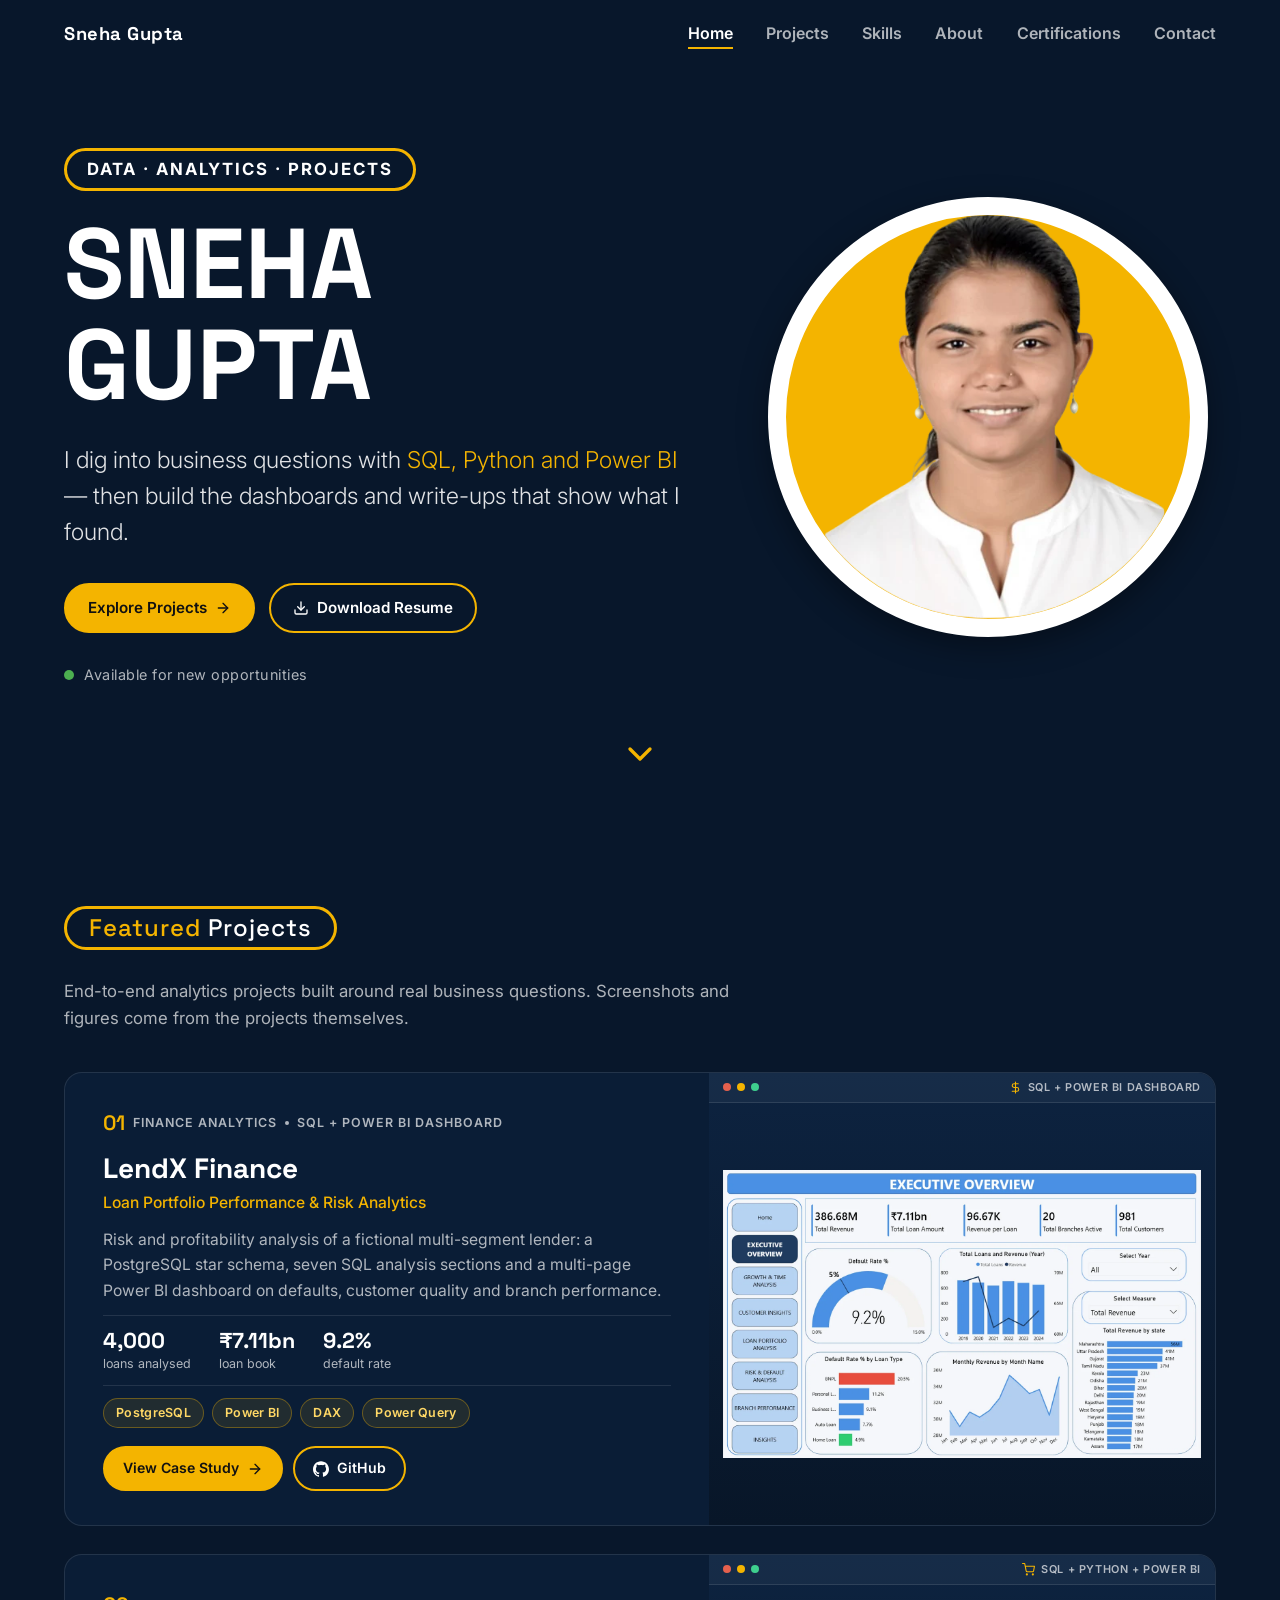
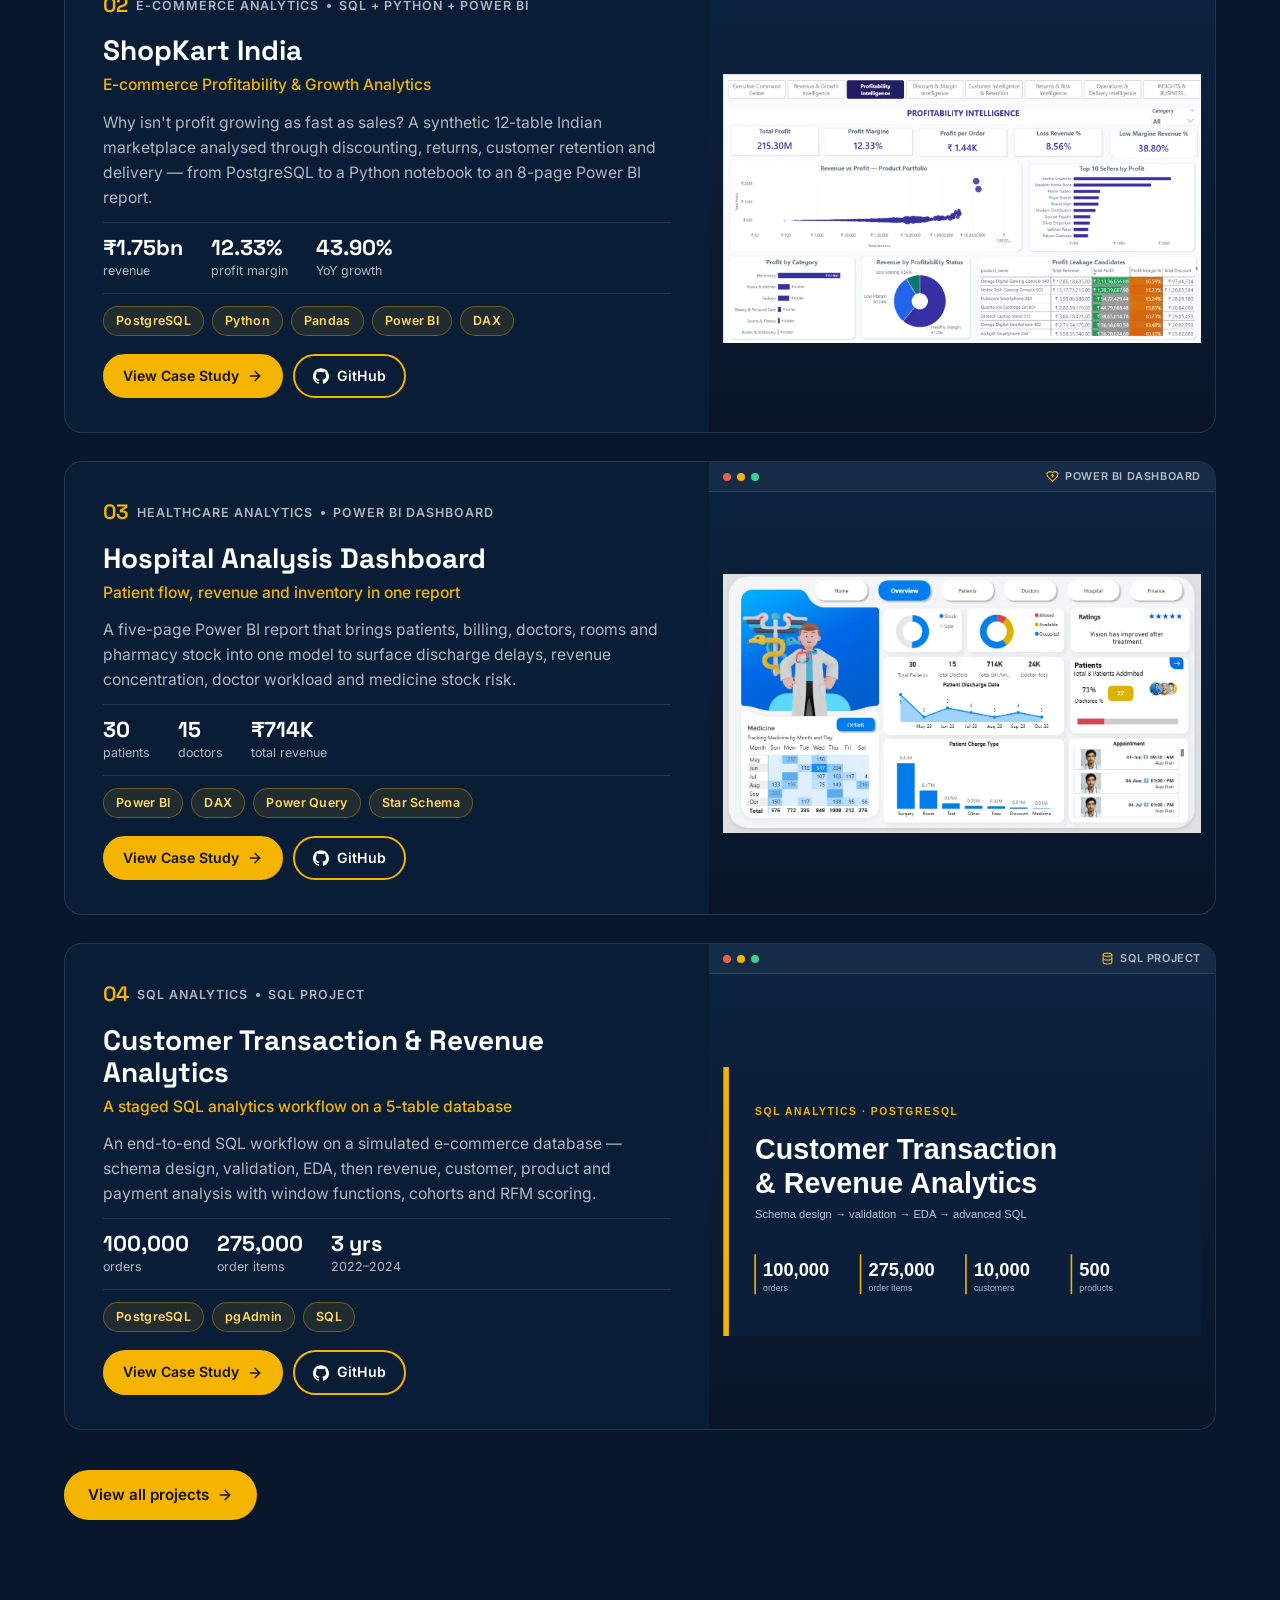
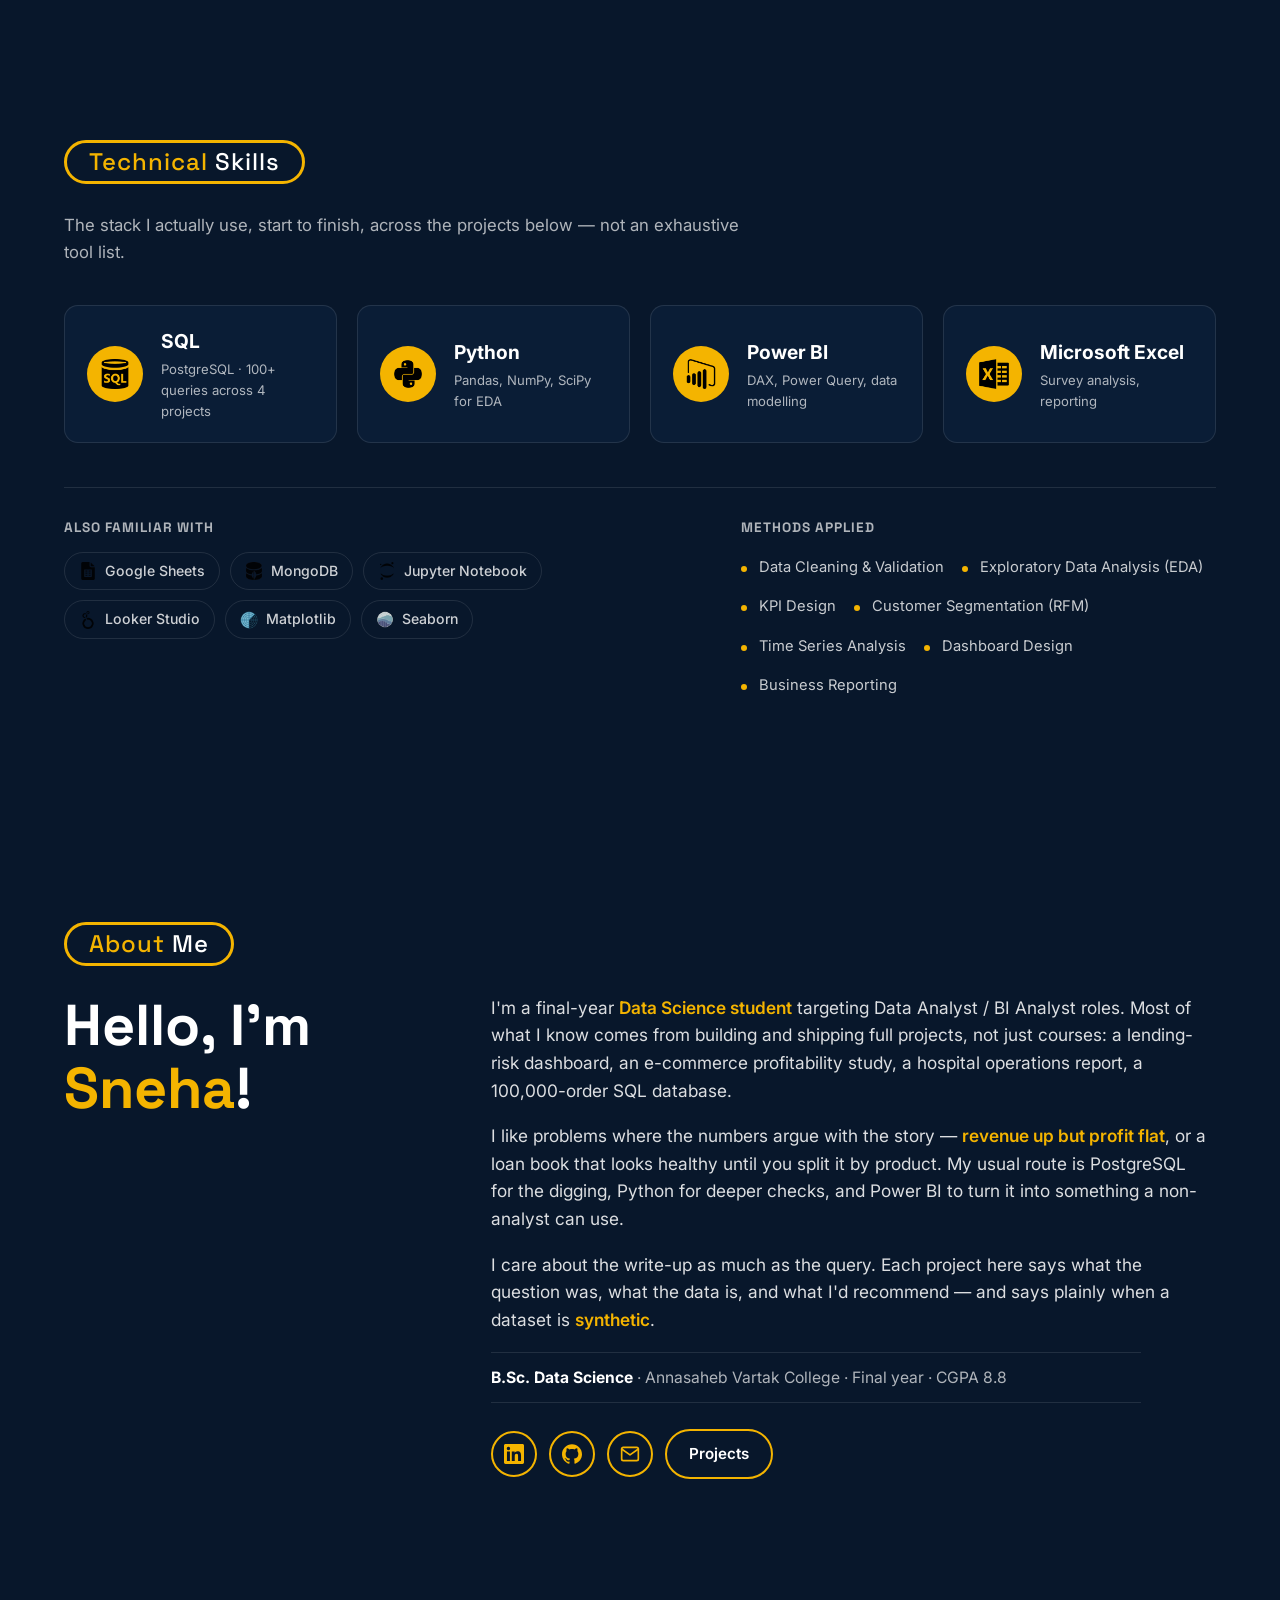
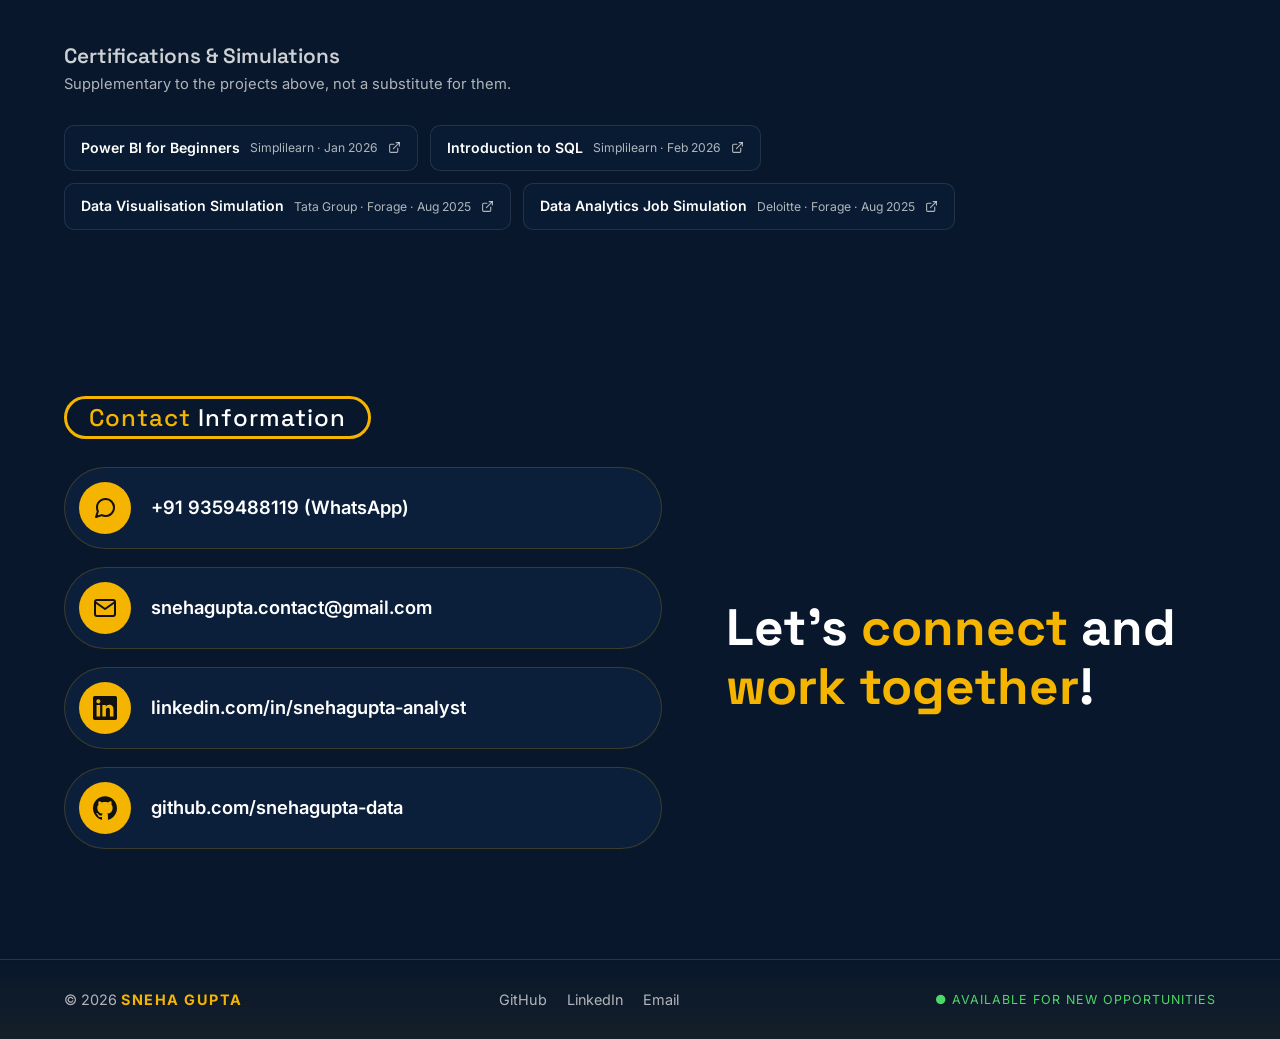
<file: index.html>
<!DOCTYPE html>
<html lang="en">
<head>
  <meta charset="UTF-8">
  <meta name="viewport" content="width=device-width, initial-scale=1.0">
  <title>Sneha Gupta | Data Analyst Portfolio — SQL, Python, Power BI</title>
  <meta name="description" content="Sneha Gupta, final-year Data Science student targeting Data Analyst / BI Analyst roles. SQL, Python and Power BI projects: LendX Finance, ShopKart India, hospital analytics and more.">
  <meta name="theme-color" content="#08172b">
  <meta property="og:type" content="website">
  <meta property="og:title" content="Sneha Gupta | Data Analyst Portfolio — SQL, Python, Power BI">
  <meta property="og:description" content="Final-year Data Science student targeting Data Analyst / BI Analyst roles. SQL, Python and Power BI case studies built on real business questions.">
  <meta property="og:image" content="assets/images/profile/sneha.webp">
  <meta name="twitter:card" content="summary">
  <link rel="icon" href="data:image/svg+xml,%3Csvg xmlns='http://www.w3.org/2000/svg' viewBox='0 0 64 64'%3E%3Crect width='64' height='64' rx='14' fill='%230b1f3a'/%3E%3Ctext x='32' y='43' font-size='30' font-weight='700' text-anchor='middle' fill='%23f4b400' font-family='Arial'%3ESG%3C/text%3E%3C/svg%3E">
  <link rel="preconnect" href="https://fonts.googleapis.com">
  <link rel="preconnect" href="https://fonts.gstatic.com" crossorigin>
  <link href="https://fonts.googleapis.com/css2?family=Inter:wght@300;400;500;600;700&family=Space+Grotesk:wght@400;500;700&display=swap" rel="stylesheet">
  <link rel="stylesheet" href="css/style.css">
  <script>document.documentElement.classList.add("js")</script>
</head>
<body data-page="home">
  <div id="scroll-progress"></div>
  <header id="site-nav"></header>

  <!-- Section order is recruiter-first: hero → the work → tools → about → certs → contact.
       All content below is filled from data/portfolio-data.js by js/script.js -->
  <main>
    <section id="home" class="hero"></section>
    <section id="projects" class="section"></section>
    <section id="skills" class="section"></section>
    <section id="about" class="section"></section>
    <section id="certifications" class="section section--compact"></section>
    <section id="contact" class="section"></section>
    <noscript><p class="noscript">This portfolio needs JavaScript. My projects are also on <a class="yellow" href="https://github.com/snehagupta-data">GitHub</a>.</p></noscript>
  </main>

  <footer id="site-footer"></footer>
  <script src="data/portfolio-data.js"></script>
  <script src="js/script.js"></script>
</body>
</html>
</file>
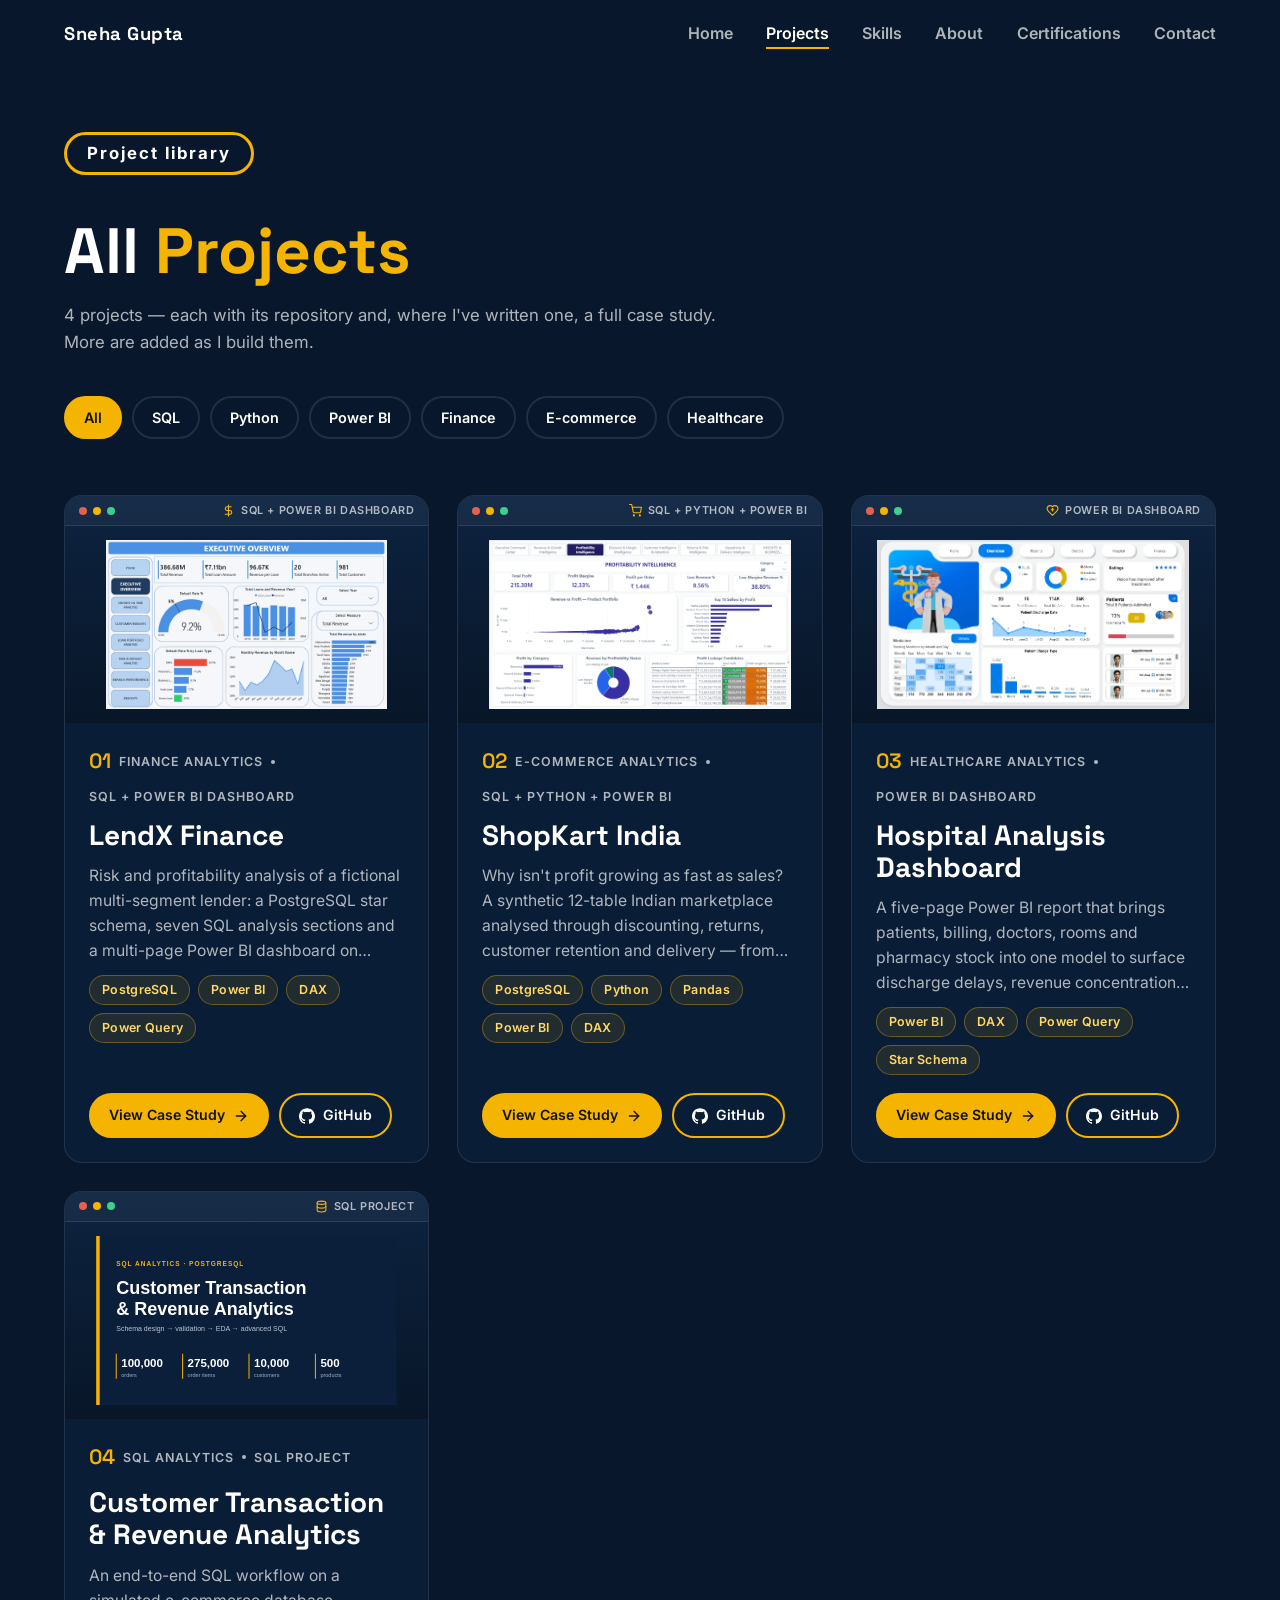
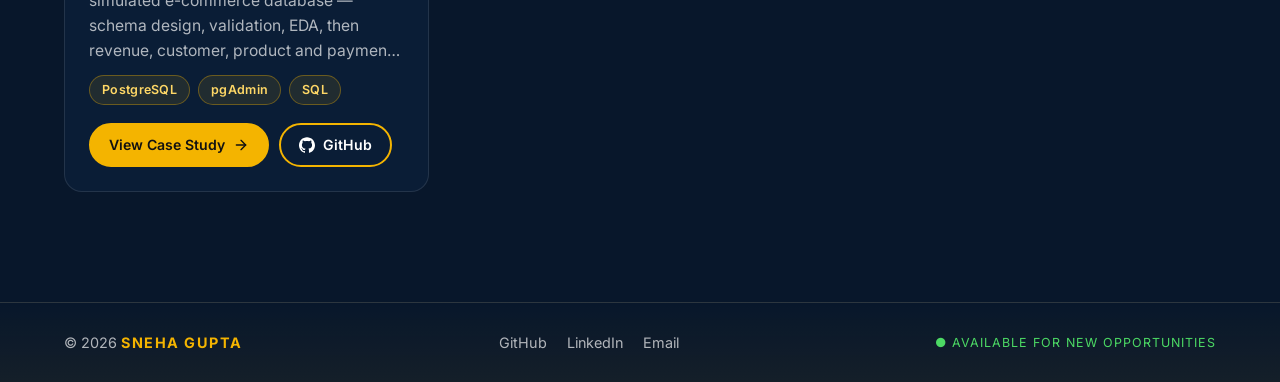
<file: projects.html>
<!DOCTYPE html>
<html lang="en">
<head>
  <meta charset="UTF-8">
  <meta name="viewport" content="width=device-width, initial-scale=1.0">
  <title>All Projects | Sneha Gupta</title>
  <meta name="description" content="Every analytics project by Sneha Gupta — SQL, Python and Power BI case studies with GitHub repositories.">
  <meta name="theme-color" content="#08172b">
  <meta property="og:type" content="website">
  <meta property="og:title" content="All Projects | Sneha Gupta">
  <meta property="og:description" content="SQL, Python and Power BI analytics case studies, each with its GitHub repository.">
  <meta name="twitter:card" content="summary">
  <link rel="icon" href="data:image/svg+xml,%3Csvg xmlns='http://www.w3.org/2000/svg' viewBox='0 0 64 64'%3E%3Crect width='64' height='64' rx='14' fill='%230b1f3a'/%3E%3Ctext x='32' y='43' font-size='30' font-weight='700' text-anchor='middle' fill='%23f4b400' font-family='Arial'%3ESG%3C/text%3E%3C/svg%3E">
  <link rel="preconnect" href="https://fonts.googleapis.com">
  <link rel="preconnect" href="https://fonts.gstatic.com" crossorigin>
  <link href="https://fonts.googleapis.com/css2?family=Inter:wght@300;400;500;600;700&family=Space+Grotesk:wght@400;500;700&display=swap" rel="stylesheet">
  <link rel="stylesheet" href="css/style.css">
  <script>document.documentElement.classList.add("js")</script>
</head>
<body data-page="projects">
  <div id="scroll-progress"></div>
  <header id="site-nav"></header>

  <main>
    <!-- Intro + filter chips are generated from data/portfolio-data.js -->
    <section id="projects-intro" class="page-head"></section>
    <div class="container"><div id="project-grid" class="project-grid"></div></div>
    <noscript><p class="noscript">This page needs JavaScript. Browse the projects on <a class="yellow" href="https://github.com/snehagupta-data">GitHub</a>.</p></noscript>
  </main>

  <footer id="site-footer"></footer>
  <script src="data/portfolio-data.js"></script>
  <script src="js/script.js"></script>
</body>
</html>
</file>
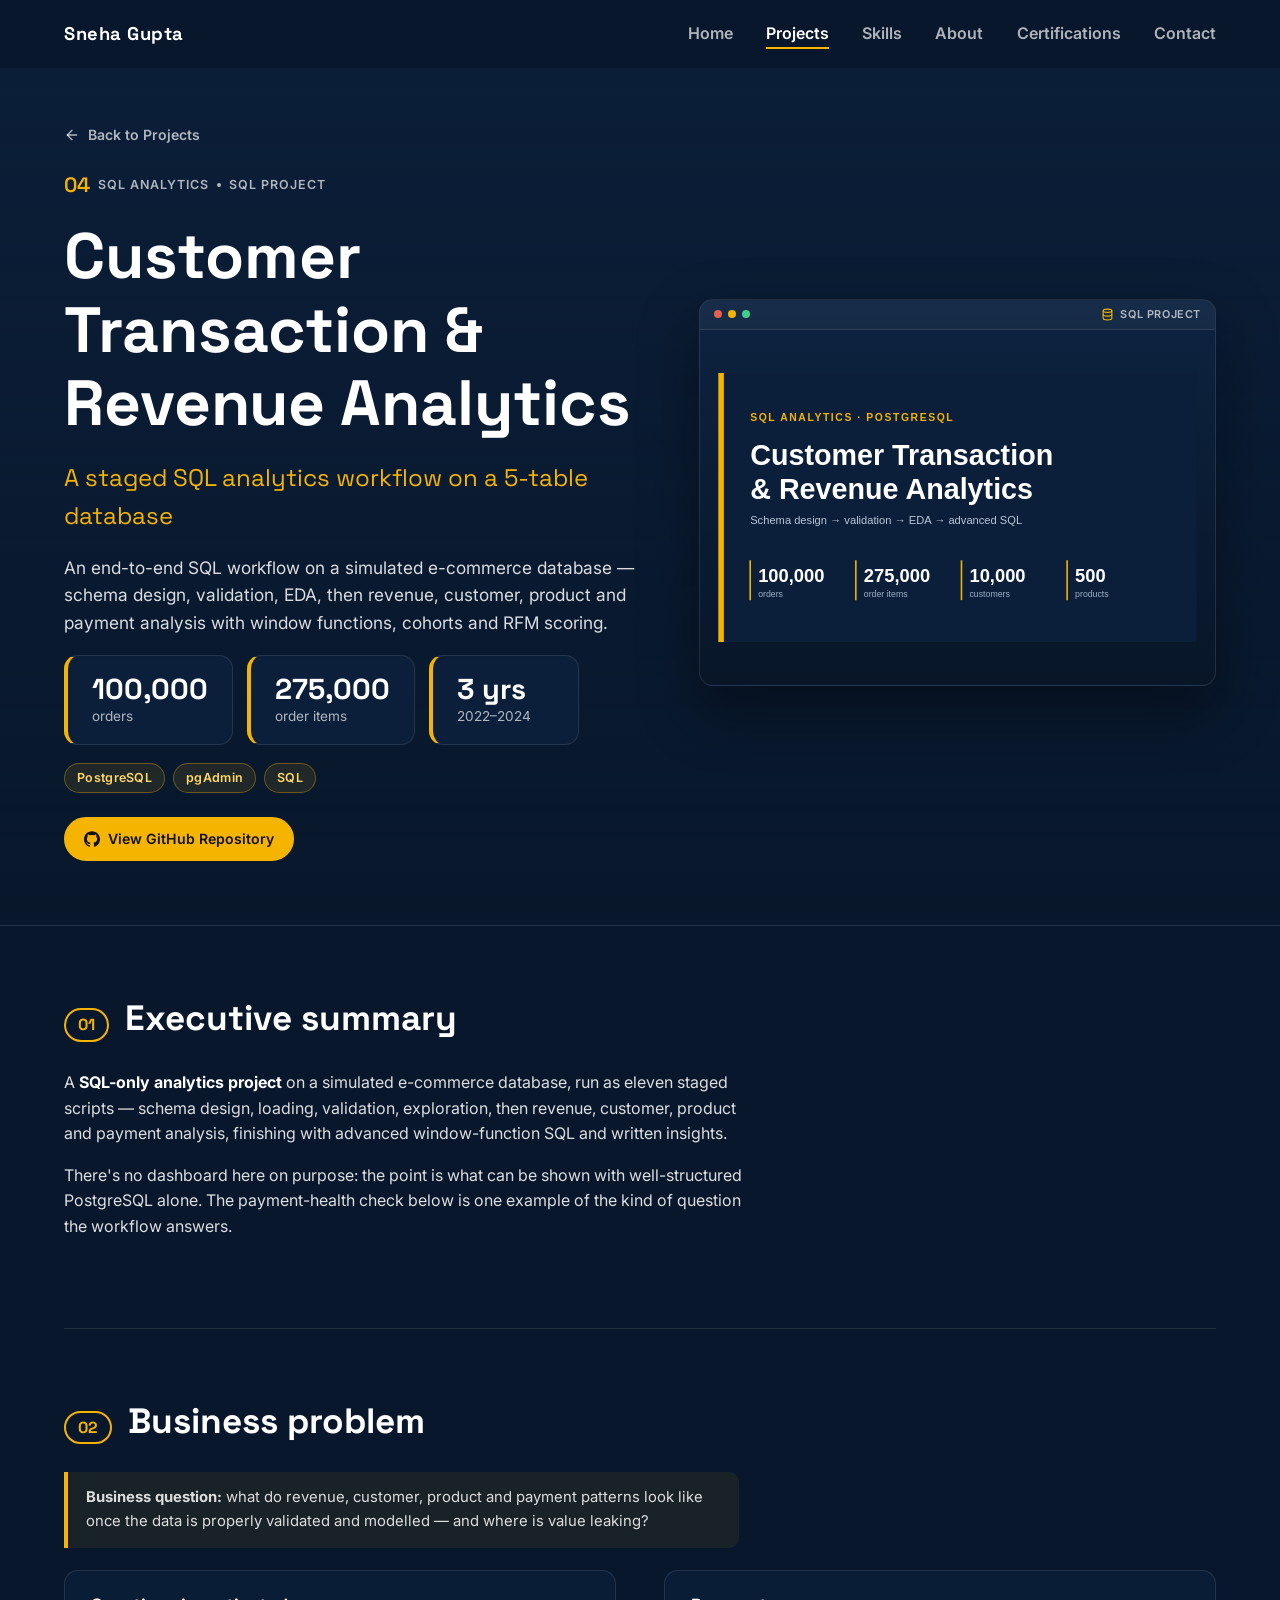
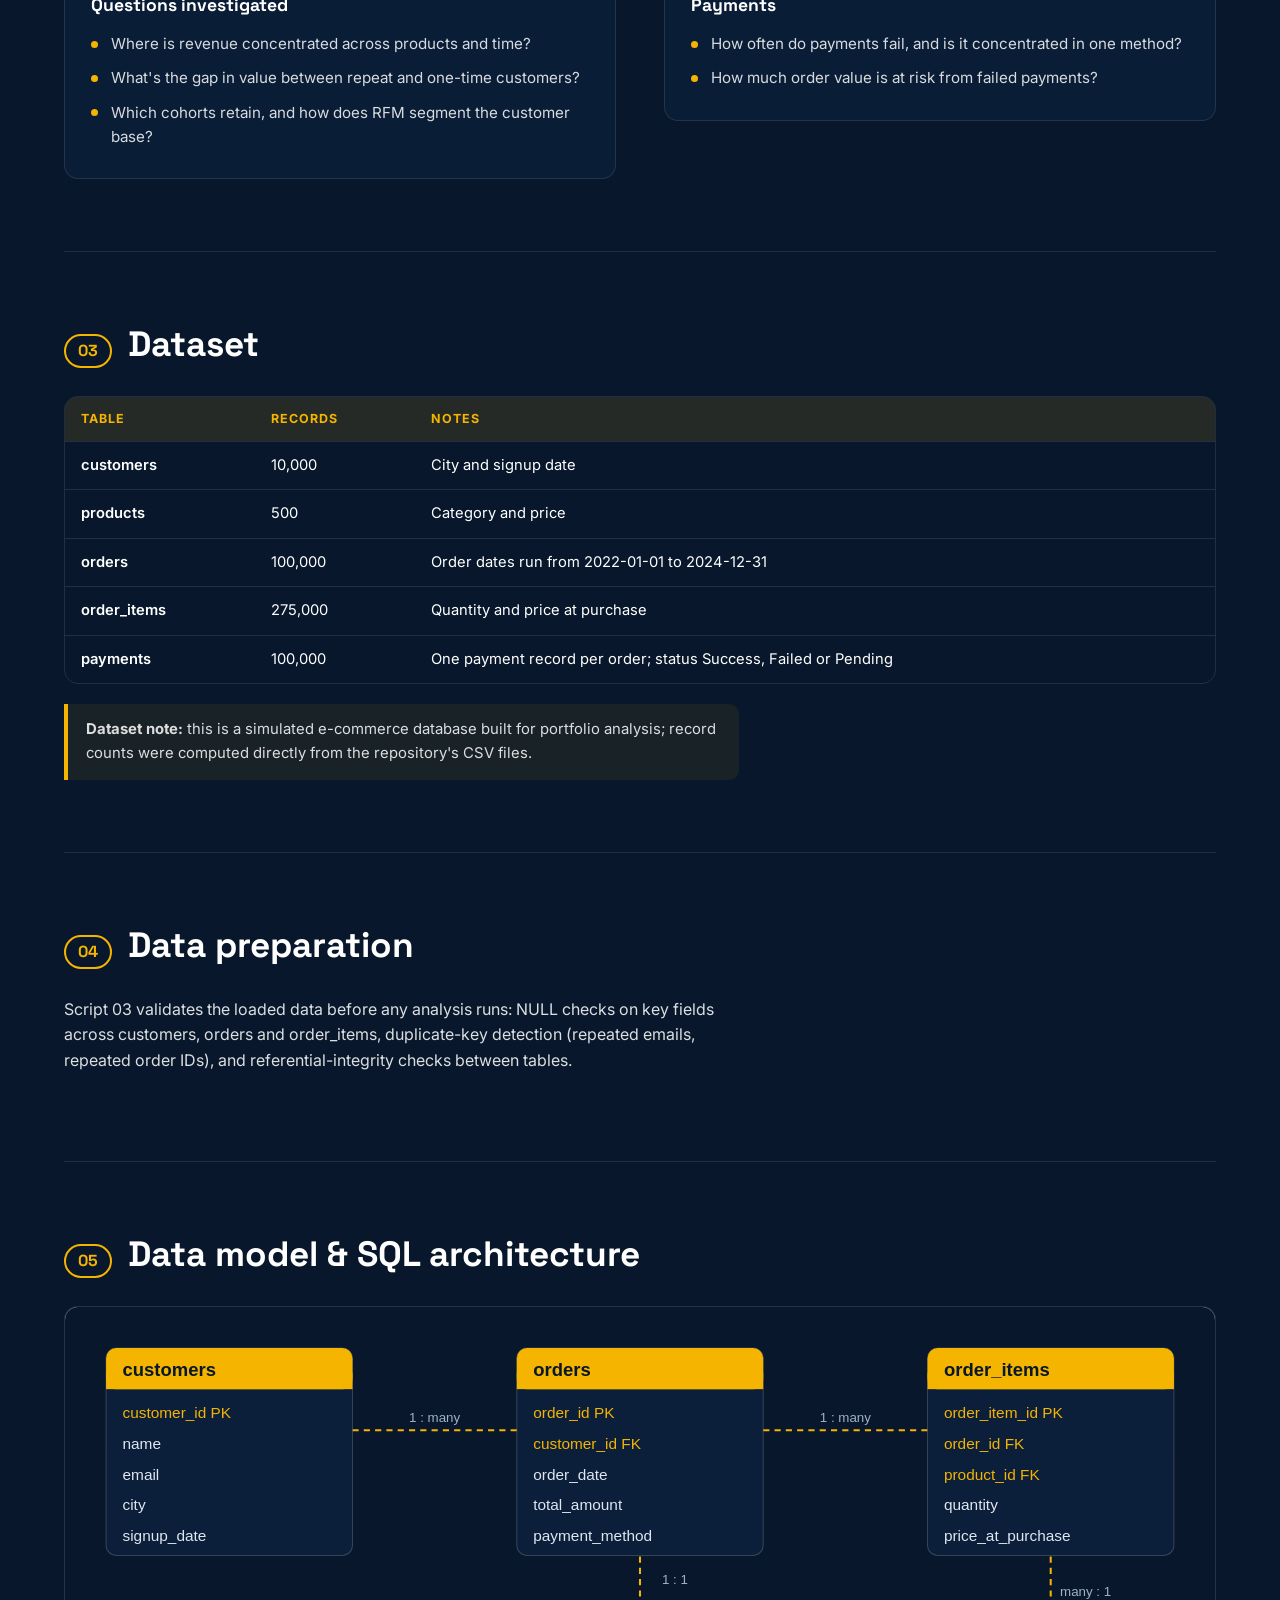
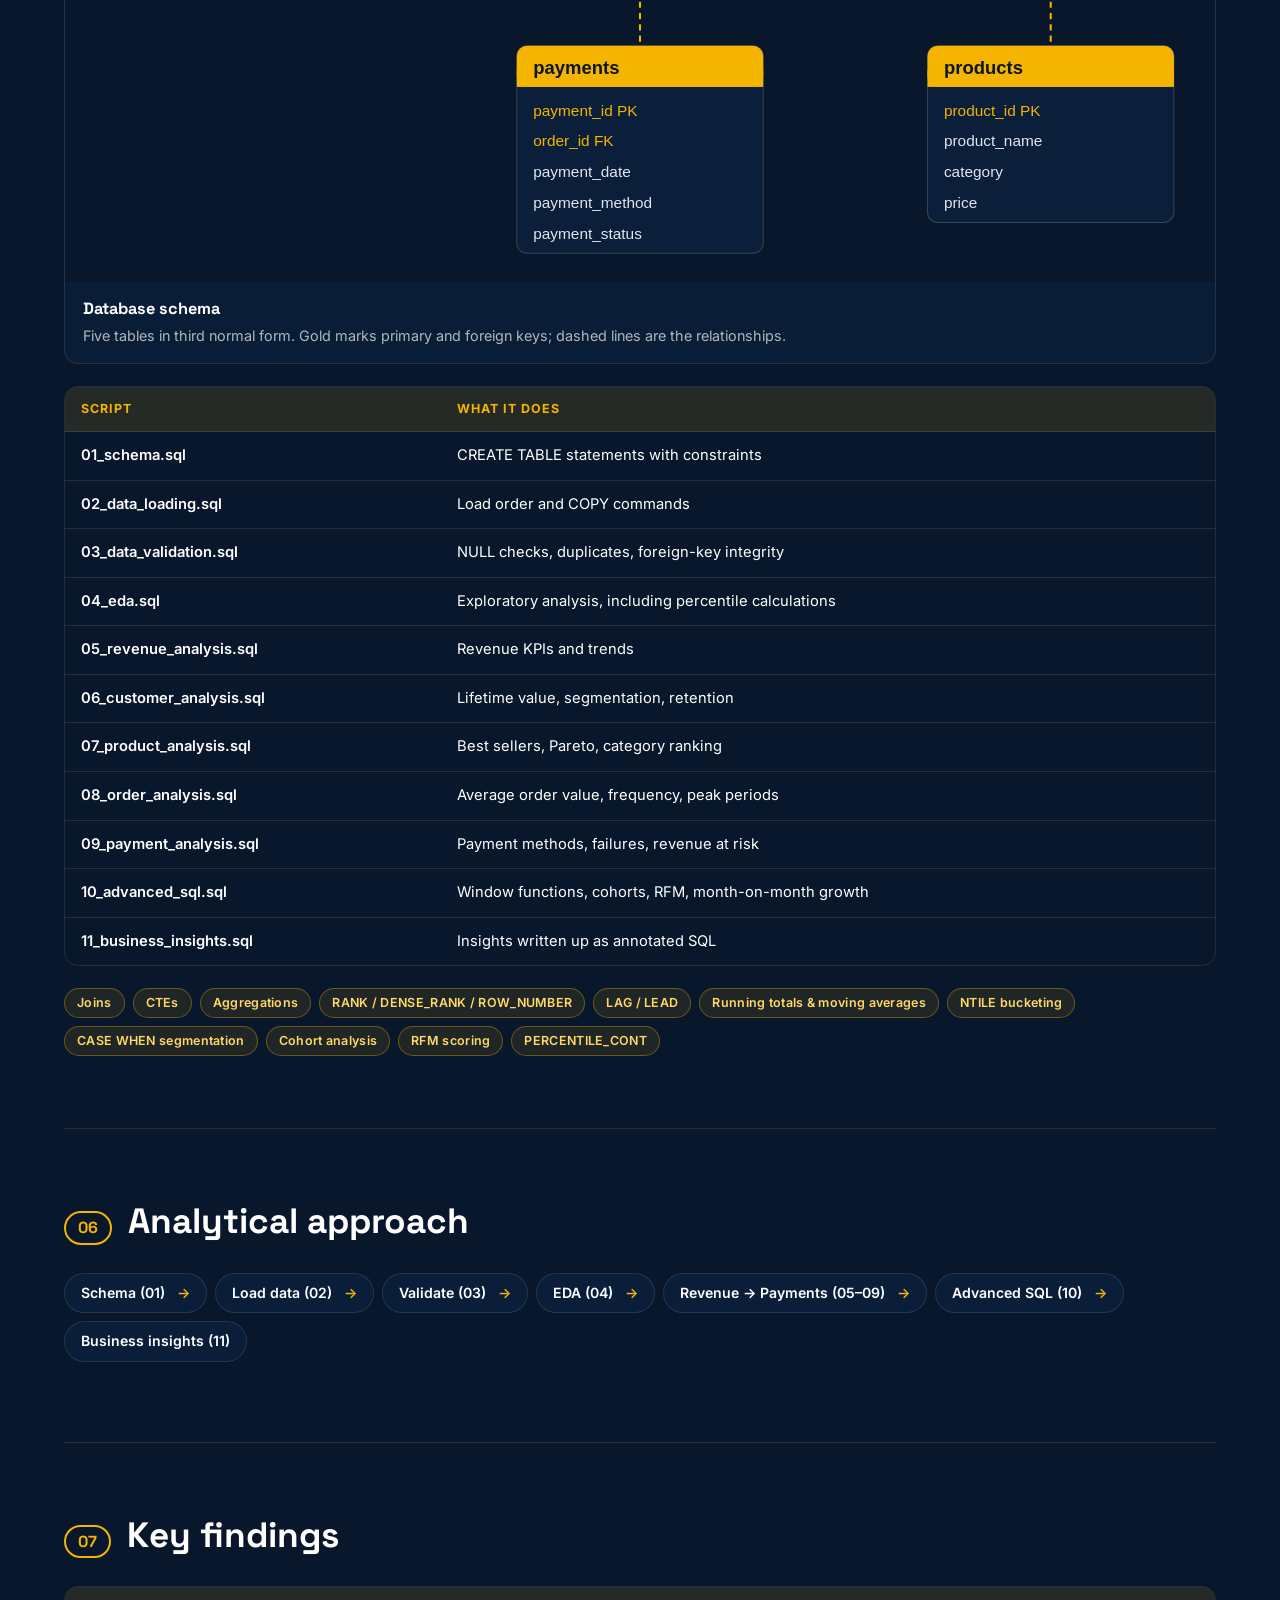
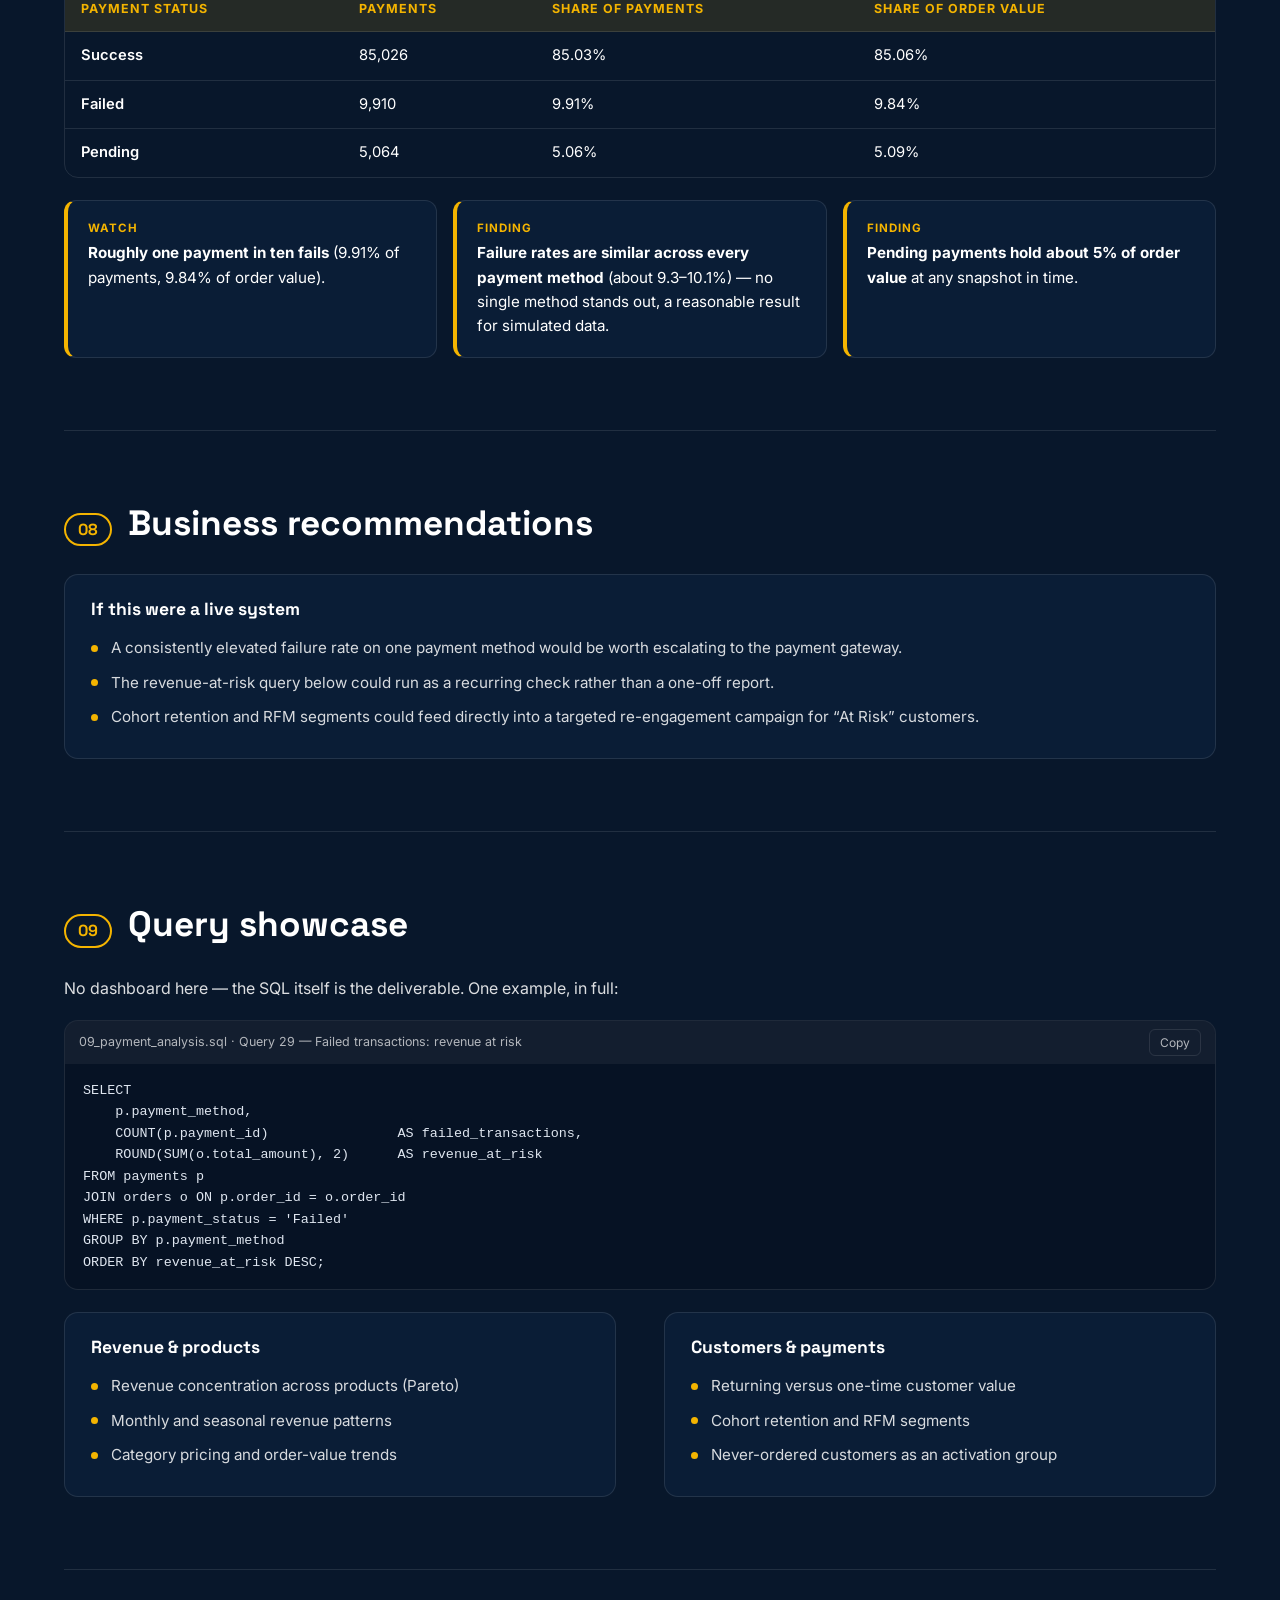
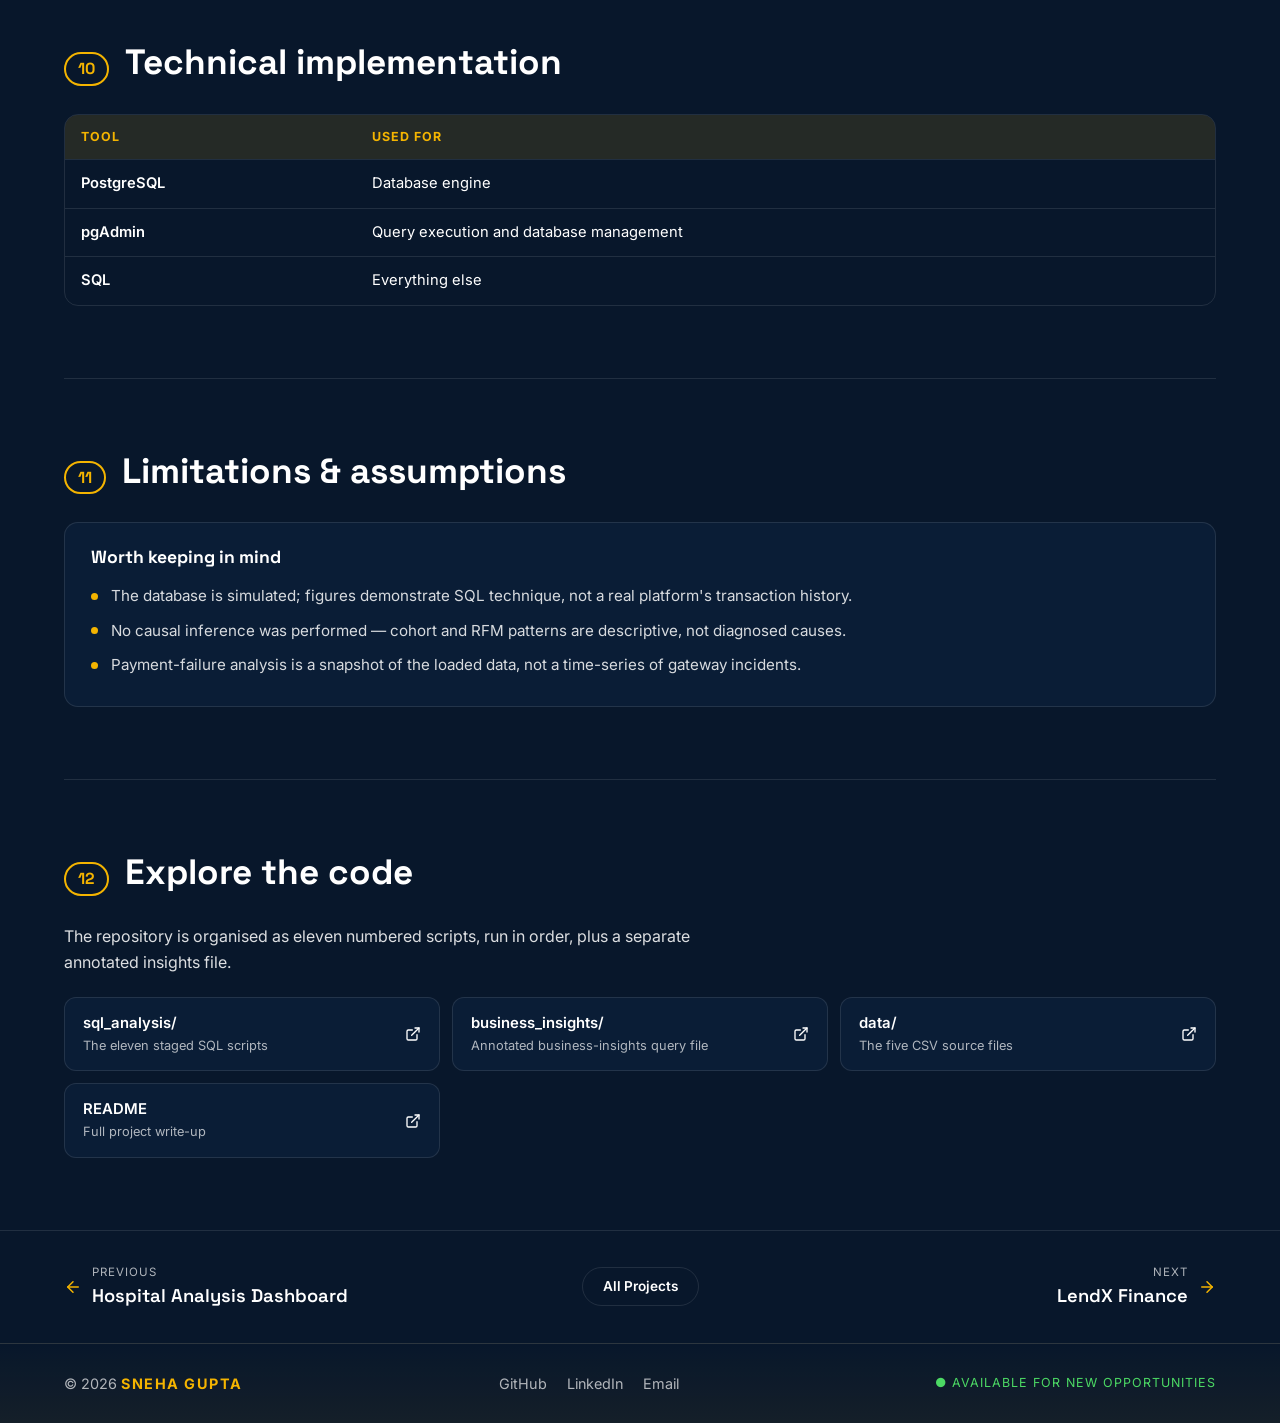
<file: projects/customer-transaction.html>
<!DOCTYPE html>
<html lang="en">
<head>
  <meta charset="UTF-8">
  <meta name="viewport" content="width=device-width, initial-scale=1.0">
  <title>Customer Transaction &amp; Revenue Analytics | Sneha Gupta</title>
  <meta name="description" content="Case study: an eleven-script PostgreSQL workflow on a five-table e-commerce database — revenue, customers, products and payments.">
  <meta name="theme-color" content="#08172b">
  <meta property="og:type" content="article">
  <meta property="og:title" content="Customer Transaction &amp; Revenue Analytics | Sneha Gupta">
  <meta property="og:description" content="Case study: an eleven-script PostgreSQL workflow on a five-table e-commerce database — revenue, customers, products and payments.">
  <meta name="twitter:card" content="summary">
  <link rel="icon" href="data:image/svg+xml,%3Csvg xmlns='http://www.w3.org/2000/svg' viewBox='0 0 64 64'%3E%3Crect width='64' height='64' rx='14' fill='%230b1f3a'/%3E%3Ctext x='32' y='43' font-size='30' font-weight='700' text-anchor='middle' fill='%23f4b400' font-family='Arial'%3ESG%3C/text%3E%3C/svg%3E">
  <link rel="preconnect" href="https://fonts.googleapis.com">
  <link rel="preconnect" href="https://fonts.gstatic.com" crossorigin>
  <link href="https://fonts.googleapis.com/css2?family=Inter:wght@300;400;500;600;700&family=Space+Grotesk:wght@400;500;700&display=swap" rel="stylesheet">
  <link rel="stylesheet" href="../css/style.css">
  <script>document.documentElement.classList.add("js")</script>
</head>
<body data-page="case" data-project="customer-transaction" data-root="../">
  <div id="scroll-progress"></div>
  <header id="site-nav"></header>

  <main>
    <!-- Header (title, stats, tools, GitHub button) is generated from the project entry in data/portfolio-data.js -->
    <section id="case-hero" class="case-hero"></section>

    <!-- ===== CASE-STUDY BODY: plain HTML. Edit, add or delete whole <section> blocks freely. ===== -->
    <div class="container">

      <section class="cs-section">
        <div class="cs-head"><span class="cs-num">01</span><h2>Executive summary</h2></div>
        <div class="prose"><p>A <strong>SQL-only analytics project</strong> on a simulated e-commerce database, run as eleven staged scripts — schema design, loading, validation, exploration, then revenue, customer, product and payment analysis, finishing with advanced window-function SQL and written insights.</p><p>There's no dashboard here on purpose: the point is what can be shown with well-structured PostgreSQL alone. The payment-health check below is one example of the kind of question the workflow answers.</p></div>
      </section>
      <section class="cs-section">
        <div class="cs-head"><span class="cs-num">02</span><h2>Business problem</h2></div>
        <p class="note"><strong>Business question:</strong> what do revenue, customer, product and payment patterns look like once the data is properly validated and modelled — and where is value leaking?</p>
        <div class="split"><div class="panel"><h3>Questions investigated</h3><ul><li>Where is revenue concentrated across products and time?</li><li>What's the gap in value between repeat and one-time customers?</li><li>Which cohorts retain, and how does RFM segment the customer base?</li></ul></div><div class="panel"><h3>Payments</h3><ul><li>How often do payments fail, and is it concentrated in one method?</li><li>How much order value is at risk from failed payments?</li></ul></div></div>
      </section>
      <section class="cs-section">
        <div class="cs-head"><span class="cs-num">03</span><h2>Dataset</h2></div>
        <div class="table-wrap"><table class="data"><thead><tr><th>Table</th><th>Records</th><th>Notes</th></tr></thead><tbody><tr><td>customers</td><td>10,000</td><td>City and signup date</td></tr><tr><td>products</td><td>500</td><td>Category and price</td></tr><tr><td>orders</td><td>100,000</td><td>Order dates run from 2022-01-01 to 2024-12-31</td></tr><tr><td>order_items</td><td>275,000</td><td>Quantity and price at purchase</td></tr><tr><td>payments</td><td>100,000</td><td>One payment record per order; status Success, Failed or Pending</td></tr></tbody></table></div>
        <p class="note"><strong>Dataset note:</strong> this is a simulated e-commerce database built for portfolio analysis; record counts were computed directly from the repository's CSV files.</p>
      </section>
      <section class="cs-section">
        <div class="cs-head"><span class="cs-num">04</span><h2>Data preparation</h2></div>
        <div class="prose"><p>Script 03 validates the loaded data before any analysis runs: NULL checks on key fields across customers, orders and order_items, duplicate-key detection (repeated emails, repeated order IDs), and referential-integrity checks between tables.</p></div>
      </section>
      <section class="cs-section">
        <div class="cs-head"><span class="cs-num">05</span><h2>Data model &amp; SQL architecture</h2></div>
        <div class="gallery"><figure class="shot shot--wide"><img src="../assets/images/projects/customer-transaction/customer-transaction-schema.svg" alt="Database schema" width="1120" height="560" loading="lazy" data-zoom><figcaption><strong>Database schema</strong>Five tables in third normal form. Gold marks primary and foreign keys; dashed lines are the relationships.</figcaption></figure></div>
        <div class="table-wrap"><table class="data"><thead><tr><th>Script</th><th>What it does</th></tr></thead><tbody><tr><td>01_schema.sql</td><td>CREATE TABLE statements with constraints</td></tr><tr><td>02_data_loading.sql</td><td>Load order and COPY commands</td></tr><tr><td>03_data_validation.sql</td><td>NULL checks, duplicates, foreign-key integrity</td></tr><tr><td>04_eda.sql</td><td>Exploratory analysis, including percentile calculations</td></tr><tr><td>05_revenue_analysis.sql</td><td>Revenue KPIs and trends</td></tr><tr><td>06_customer_analysis.sql</td><td>Lifetime value, segmentation, retention</td></tr><tr><td>07_product_analysis.sql</td><td>Best sellers, Pareto, category ranking</td></tr><tr><td>08_order_analysis.sql</td><td>Average order value, frequency, peak periods</td></tr><tr><td>09_payment_analysis.sql</td><td>Payment methods, failures, revenue at risk</td></tr><tr><td>10_advanced_sql.sql</td><td>Window functions, cohorts, RFM, month-on-month growth</td></tr><tr><td>11_business_insights.sql</td><td>Insights written up as annotated SQL</td></tr></tbody></table></div>
        <ul class="chips"><li>Joins</li><li>CTEs</li><li>Aggregations</li><li>RANK / DENSE_RANK / ROW_NUMBER</li><li>LAG / LEAD</li><li>Running totals &amp; moving averages</li><li>NTILE bucketing</li><li>CASE WHEN segmentation</li><li>Cohort analysis</li><li>RFM scoring</li><li>PERCENTILE_CONT</li></ul>
      </section>
      <section class="cs-section">
        <div class="cs-head"><span class="cs-num">06</span><h2>Analytical approach</h2></div>
        <ul class="flow"><li>Schema (01)</li><li>Load data (02)</li><li>Validate (03)</li><li>EDA (04)</li><li>Revenue → Payments (05–09)</li><li>Advanced SQL (10)</li><li>Business insights (11)</li></ul>
      </section>
      <section class="cs-section">
        <div class="cs-head"><span class="cs-num">07</span><h2>Key findings</h2></div>
        <div class="table-wrap"><table class="data"><thead><tr><th>Payment status</th><th>Payments</th><th>Share of payments</th><th>Share of order value</th></tr></thead><tbody><tr><td>Success</td><td>85,026</td><td>85.03%</td><td>85.06%</td></tr><tr><td>Failed</td><td>9,910</td><td>9.91%</td><td>9.84%</td></tr><tr><td>Pending</td><td>5,064</td><td>5.06%</td><td>5.09%</td></tr></tbody></table></div>
        <div class="insights"><div class="insight"><small>Watch</small><strong>Roughly one payment in ten fails</strong> (9.91% of payments, 9.84% of order value).</div><div class="insight"><small>Finding</small><strong>Failure rates are similar across every payment method</strong> (about 9.3–10.1%) — no single method stands out, a reasonable result for simulated data.</div><div class="insight"><small>Finding</small><strong>Pending payments hold about 5% of order value</strong> at any snapshot in time.</div></div>
      </section>
      <section class="cs-section">
        <div class="cs-head"><span class="cs-num">08</span><h2>Business recommendations</h2></div>
<div class="panel"><h3>If this were a live system</h3><ul><li>A consistently elevated failure rate on one payment method would be worth escalating to the payment gateway.</li><li>The revenue-at-risk query below could run as a recurring check rather than a one-off report.</li><li>Cohort retention and RFM segments could feed directly into a targeted re-engagement campaign for “At Risk” customers.</li></ul></div>
      </section>
      <section class="cs-section">
        <div class="cs-head"><span class="cs-num">09</span><h2>Query showcase</h2></div>
        <div class="prose"><p>No dashboard here — the SQL itself is the deliverable. One example, in full:</p></div>
        <div class="code-block"><div class="code-head"><span>09_payment_analysis.sql · Query 29 — Failed transactions: revenue at risk</span><button class="copy-btn" type="button">Copy</button></div><pre><code>SELECT
    p.payment_method,
    COUNT(p.payment_id)                AS failed_transactions,
    ROUND(SUM(o.total_amount), 2)      AS revenue_at_risk
FROM payments p
JOIN orders o ON p.order_id = o.order_id
WHERE p.payment_status = &#x27;Failed&#x27;
GROUP BY p.payment_method
ORDER BY revenue_at_risk DESC;</code></pre></div>
        <div class="split"><div class="panel"><h3>Revenue &amp; products</h3><ul><li>Revenue concentration across products (Pareto)</li><li>Monthly and seasonal revenue patterns</li><li>Category pricing and order-value trends</li></ul></div><div class="panel"><h3>Customers &amp; payments</h3><ul><li>Returning versus one-time customer value</li><li>Cohort retention and RFM segments</li><li>Never-ordered customers as an activation group</li></ul></div></div>
      </section>
      <section class="cs-section">
        <div class="cs-head"><span class="cs-num">10</span><h2>Technical implementation</h2></div>
        <div class="table-wrap"><table class="data"><thead><tr><th>Tool</th><th>Used for</th></tr></thead><tbody><tr><td>PostgreSQL</td><td>Database engine</td></tr><tr><td>pgAdmin</td><td>Query execution and database management</td></tr><tr><td>SQL</td><td>Everything else</td></tr></tbody></table></div>
      </section>
      <section class="cs-section">
        <div class="cs-head"><span class="cs-num">11</span><h2>Limitations &amp; assumptions</h2></div>
<div class="panel"><h3>Worth keeping in mind</h3><ul><li>The database is simulated; figures demonstrate SQL technique, not a real platform's transaction history.</li><li>No causal inference was performed — cohort and RFM patterns are descriptive, not diagnosed causes.</li><li>Payment-failure analysis is a snapshot of the loaded data, not a time-series of gateway incidents.</li></ul></div>
      </section>
      <section class="cs-section">
        <div class="cs-head"><span class="cs-num">12</span><h2>Explore the code</h2></div>
        <div class="prose"><p>The repository is organised as eleven numbered scripts, run in order, plus a separate annotated insights file.</p></div>
        <div class="file-list"><a href="https://github.com/snehagupta-data/Customer-Transaction-Revenue-Analytics-System-using-SQL/tree/main/sql_analysis" target="_blank" rel="noopener noreferrer"><span>sql_analysis/<small>The eleven staged SQL scripts</small></span><svg viewBox="0 0 24 24" fill="none" stroke="currentColor" stroke-width="2" stroke-linecap="round" stroke-linejoin="round" aria-hidden="true"><path d="M18 13v6a2 2 0 0 1-2 2H5a2 2 0 0 1-2-2V8a2 2 0 0 1 2-2h6"/><polyline points="15 3 21 3 21 9"/><line x1="10" y1="14" x2="21" y2="3"/></svg></a><a href="https://github.com/snehagupta-data/Customer-Transaction-Revenue-Analytics-System-using-SQL/tree/main/business_insights" target="_blank" rel="noopener noreferrer"><span>business_insights/<small>Annotated business-insights query file</small></span><svg viewBox="0 0 24 24" fill="none" stroke="currentColor" stroke-width="2" stroke-linecap="round" stroke-linejoin="round" aria-hidden="true"><path d="M18 13v6a2 2 0 0 1-2 2H5a2 2 0 0 1-2-2V8a2 2 0 0 1 2-2h6"/><polyline points="15 3 21 3 21 9"/><line x1="10" y1="14" x2="21" y2="3"/></svg></a><a href="https://github.com/snehagupta-data/Customer-Transaction-Revenue-Analytics-System-using-SQL/tree/main/data" target="_blank" rel="noopener noreferrer"><span>data/<small>The five CSV source files</small></span><svg viewBox="0 0 24 24" fill="none" stroke="currentColor" stroke-width="2" stroke-linecap="round" stroke-linejoin="round" aria-hidden="true"><path d="M18 13v6a2 2 0 0 1-2 2H5a2 2 0 0 1-2-2V8a2 2 0 0 1 2-2h6"/><polyline points="15 3 21 3 21 9"/><line x1="10" y1="14" x2="21" y2="3"/></svg></a><a href="https://github.com/snehagupta-data/Customer-Transaction-Revenue-Analytics-System-using-SQL#readme" target="_blank" rel="noopener noreferrer"><span>README<small>Full project write-up</small></span><svg viewBox="0 0 24 24" fill="none" stroke="currentColor" stroke-width="2" stroke-linecap="round" stroke-linejoin="round" aria-hidden="true"><path d="M18 13v6a2 2 0 0 1-2 2H5a2 2 0 0 1-2-2V8a2 2 0 0 1 2-2h6"/><polyline points="15 3 21 3 21 9"/><line x1="10" y1="14" x2="21" y2="3"/></svg></a></div>
      </section>
    </div>
  </main>

  <nav id="case-pager" class="pager" aria-label="Next project"></nav>
  <footer id="site-footer"></footer>

  <script src="../data/portfolio-data.js"></script>
  <script src="../js/script.js"></script>
</body>
</html>
</file>
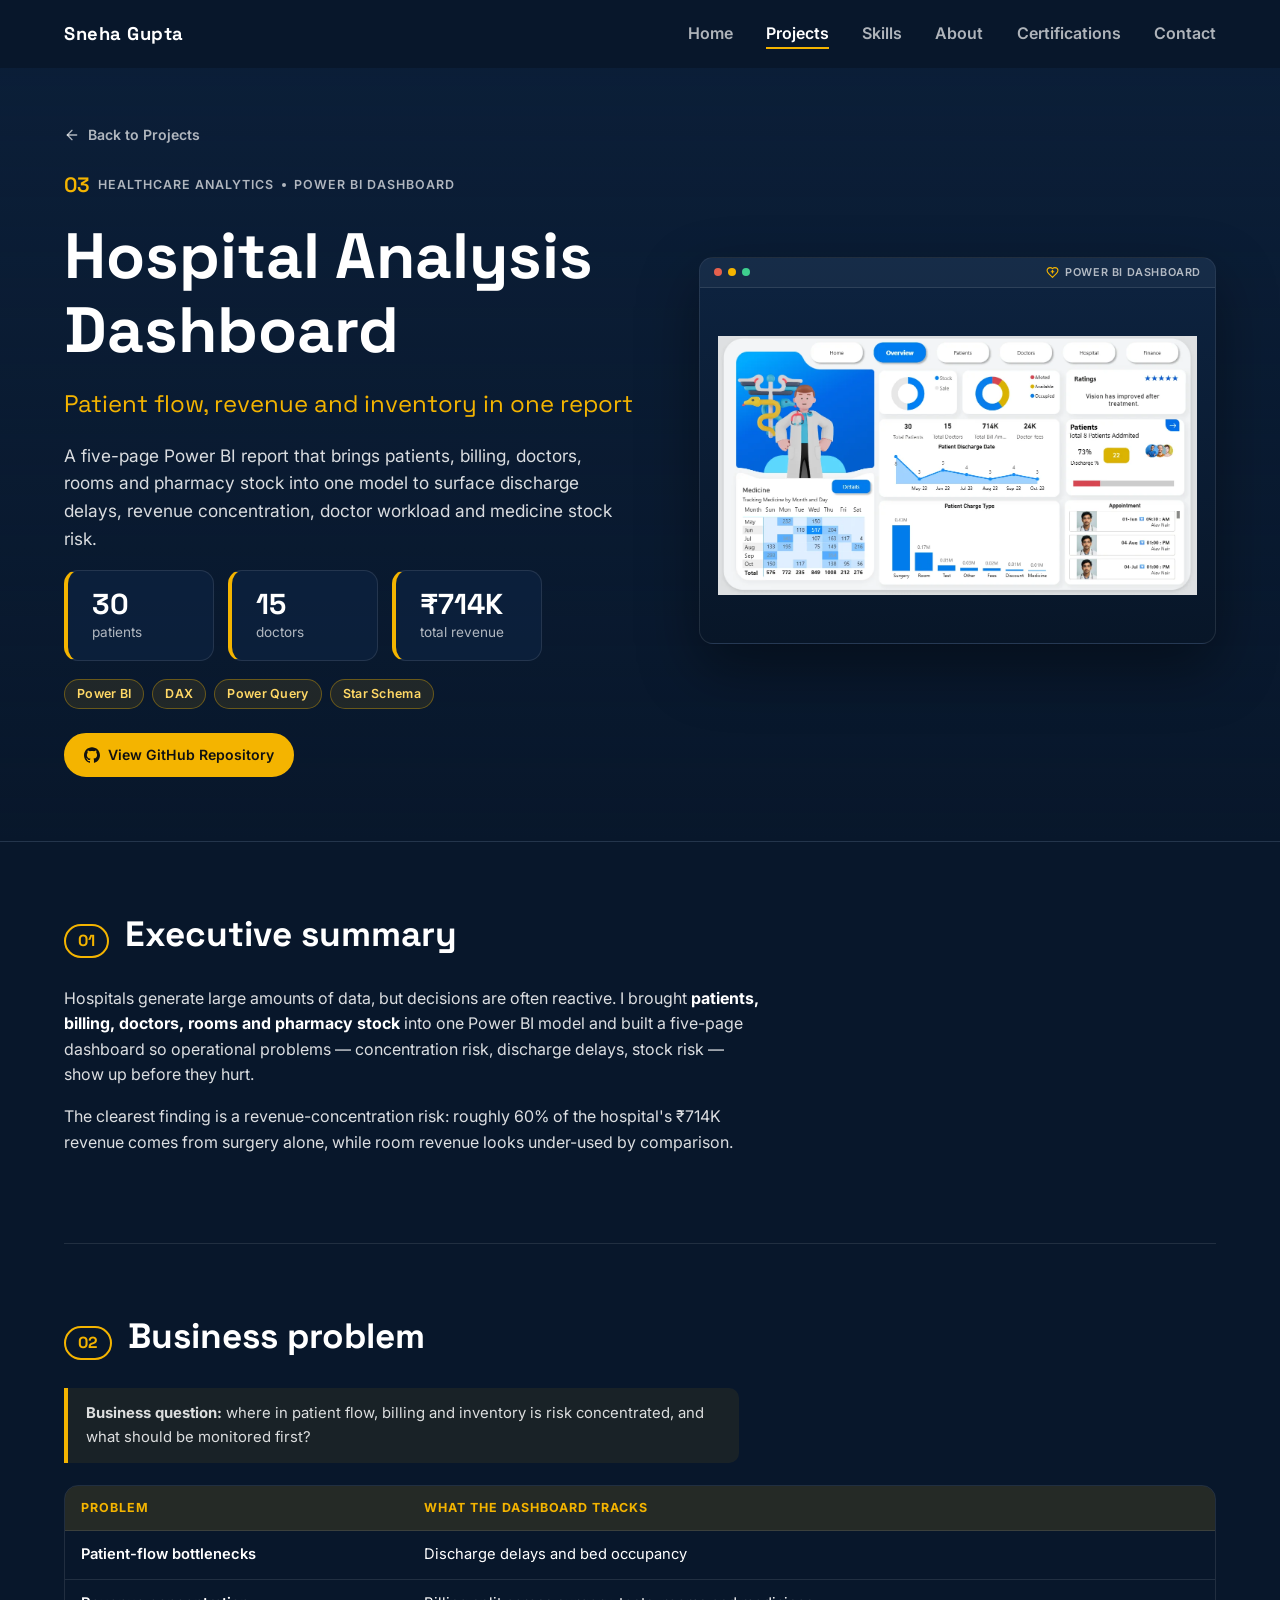
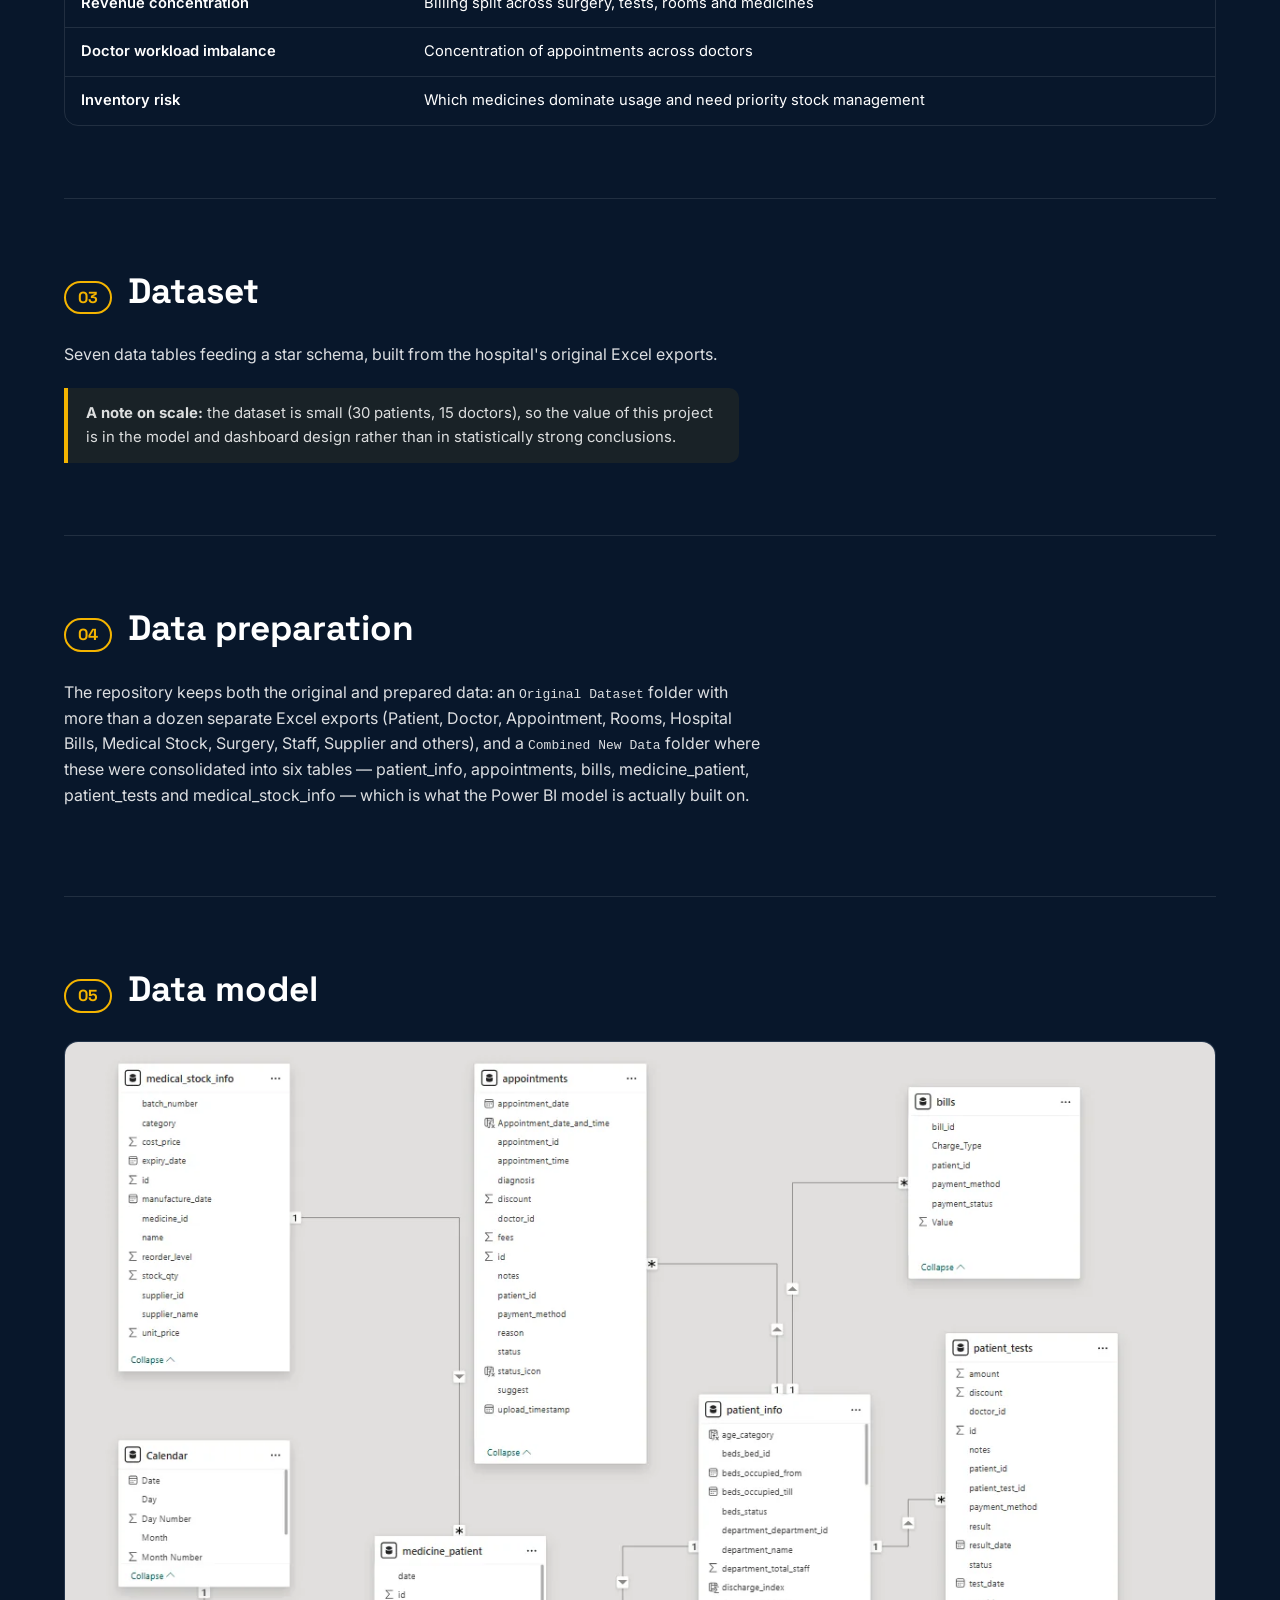
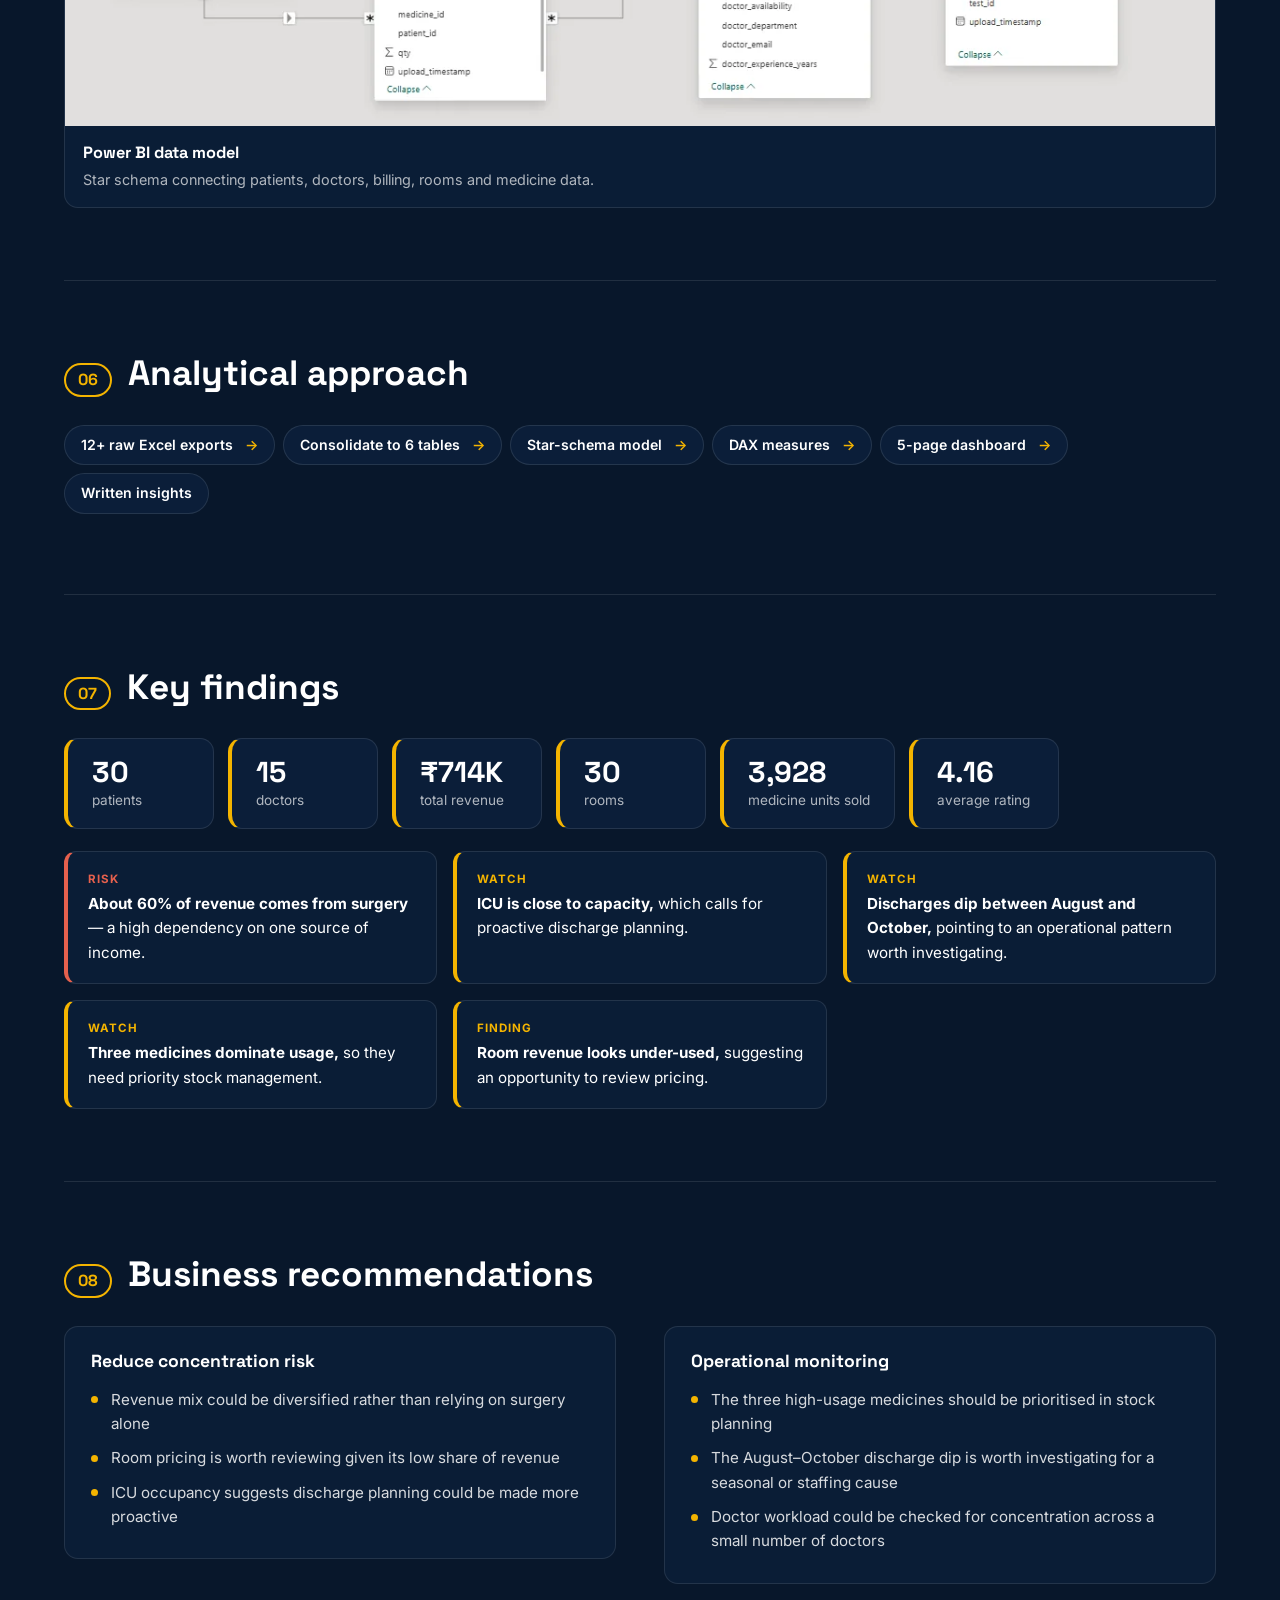
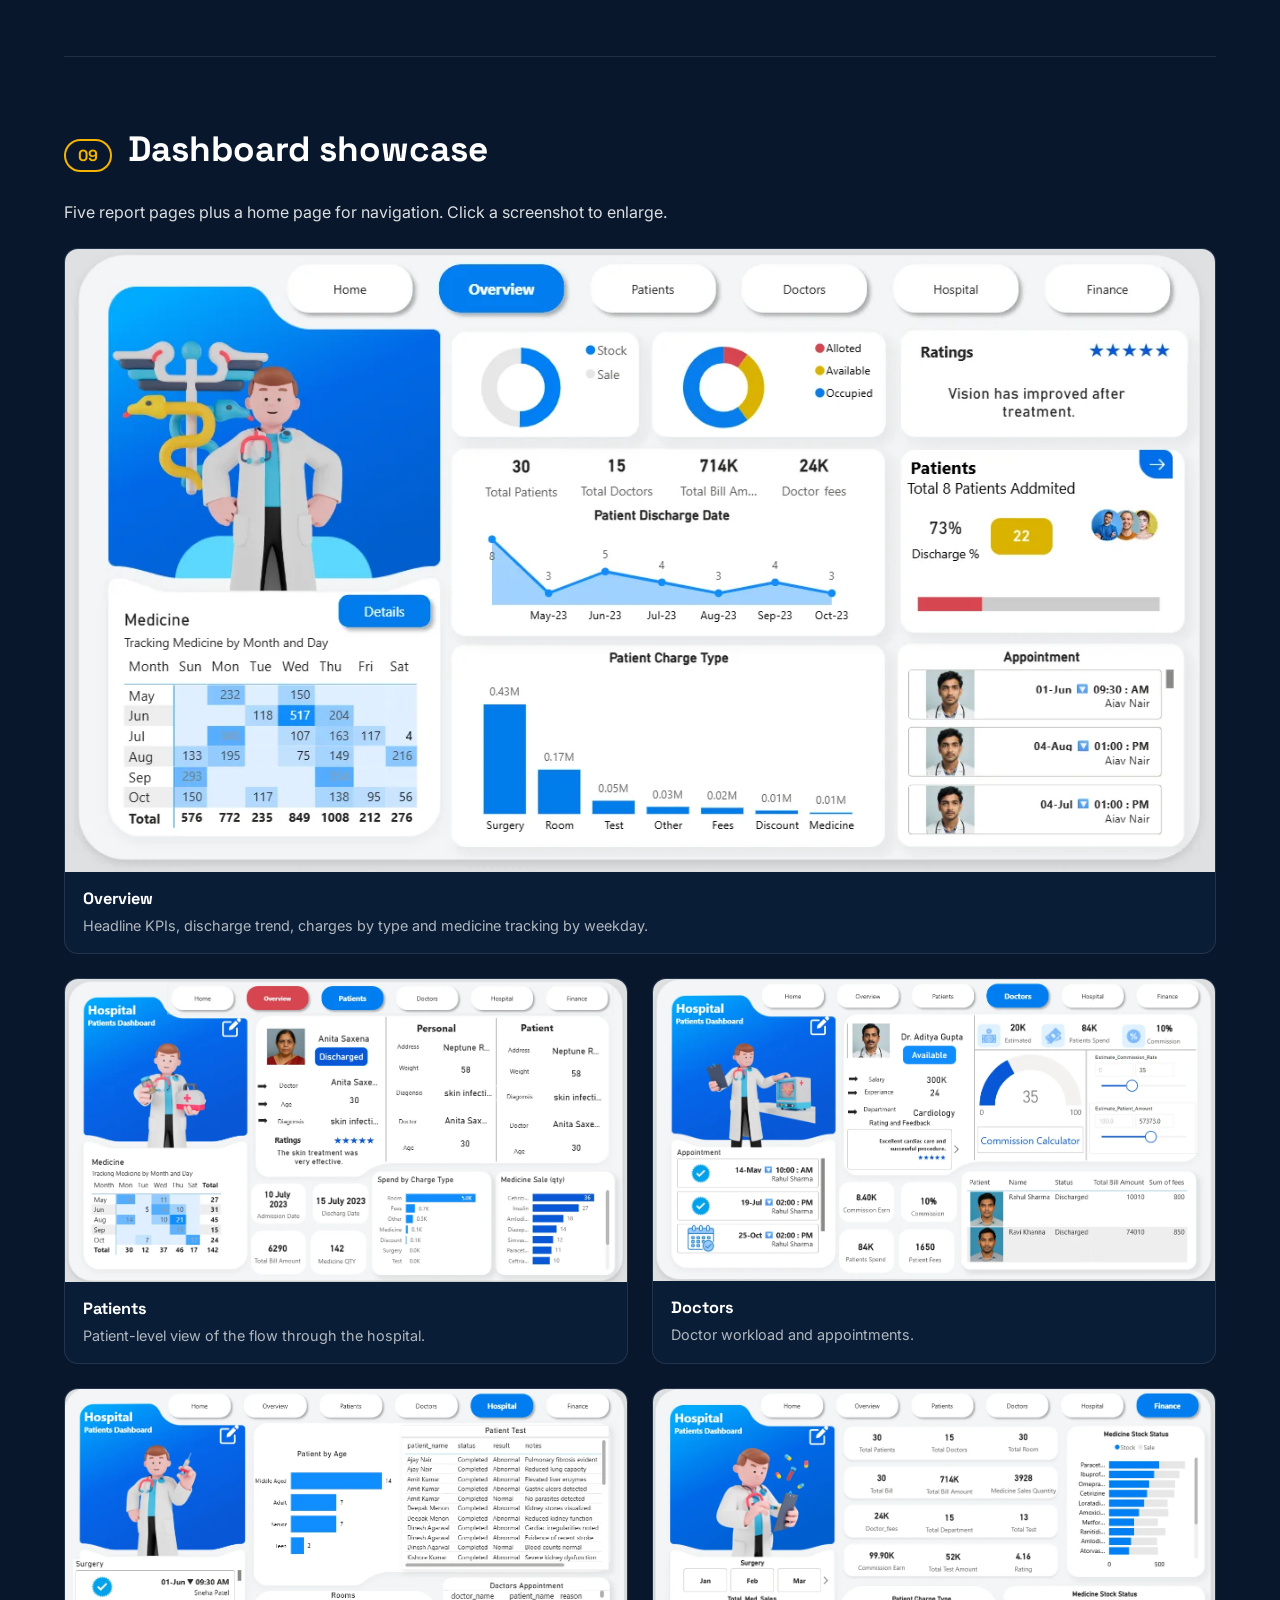
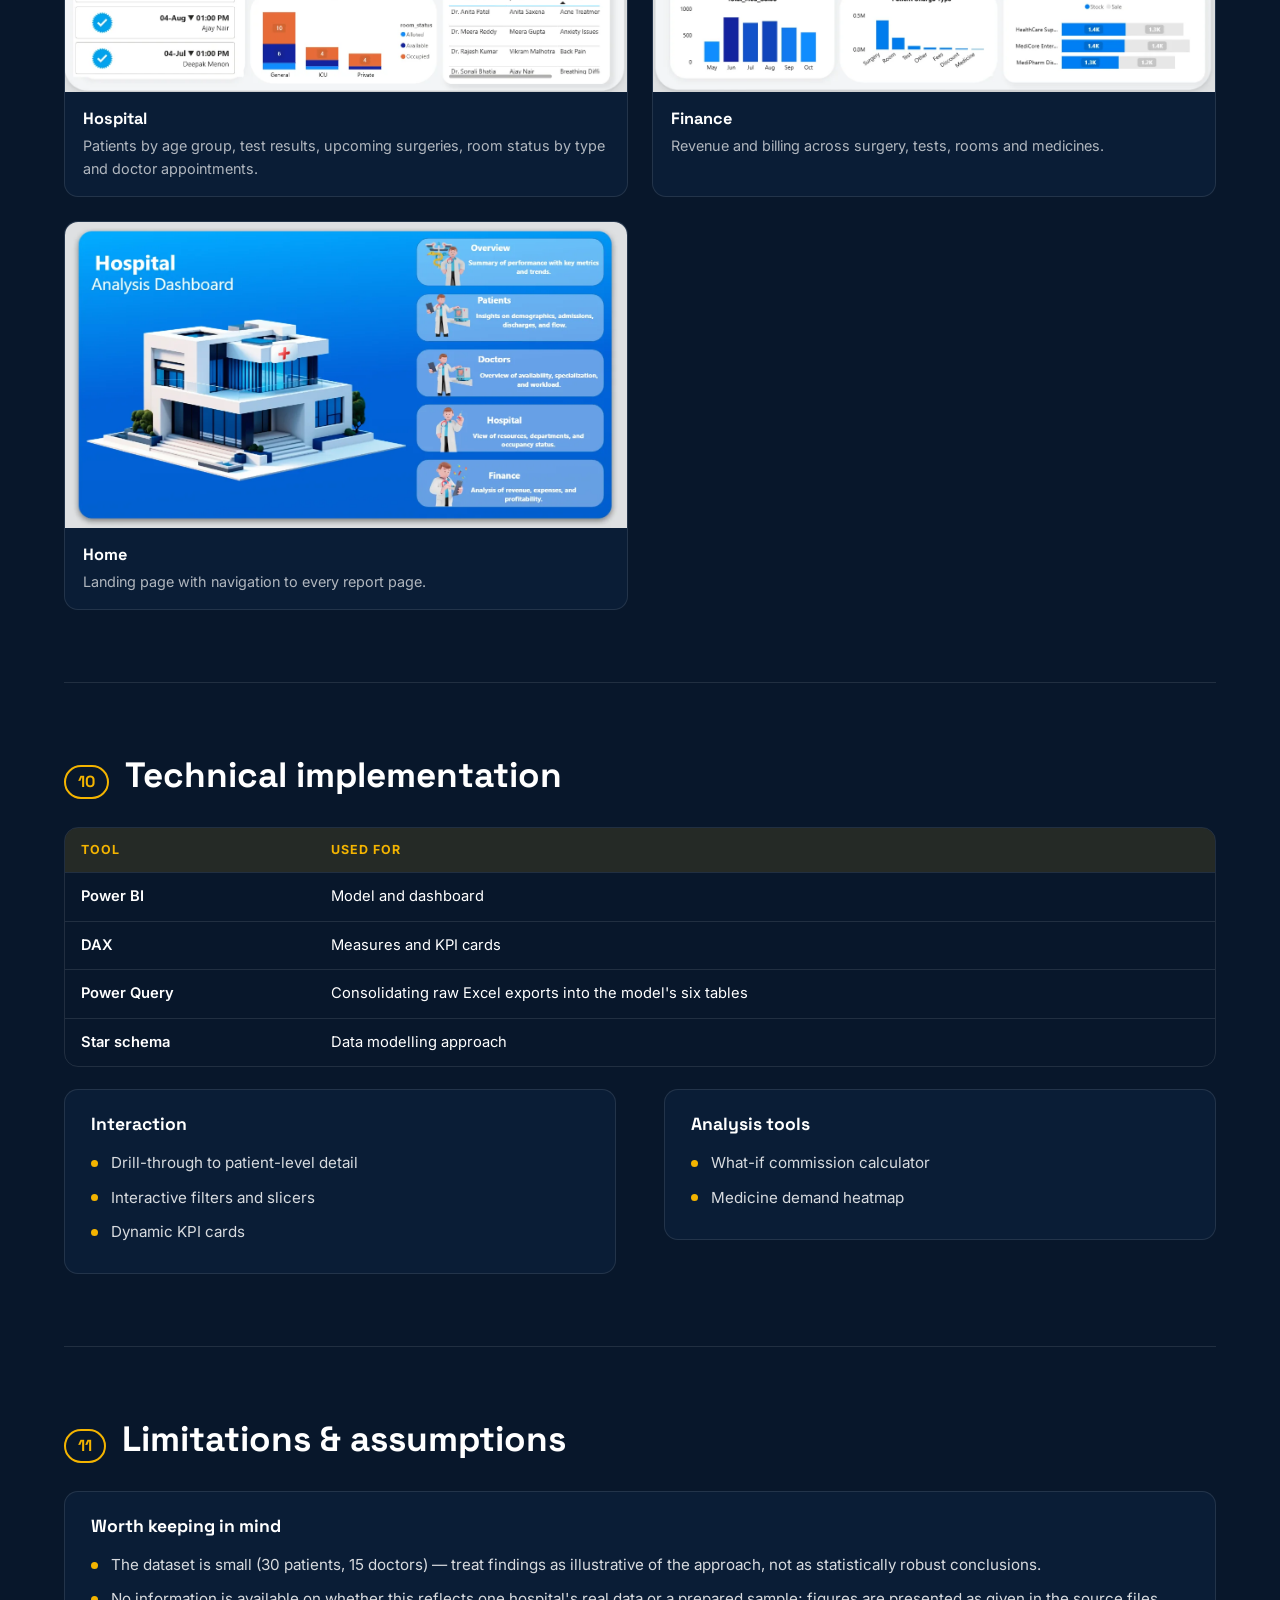
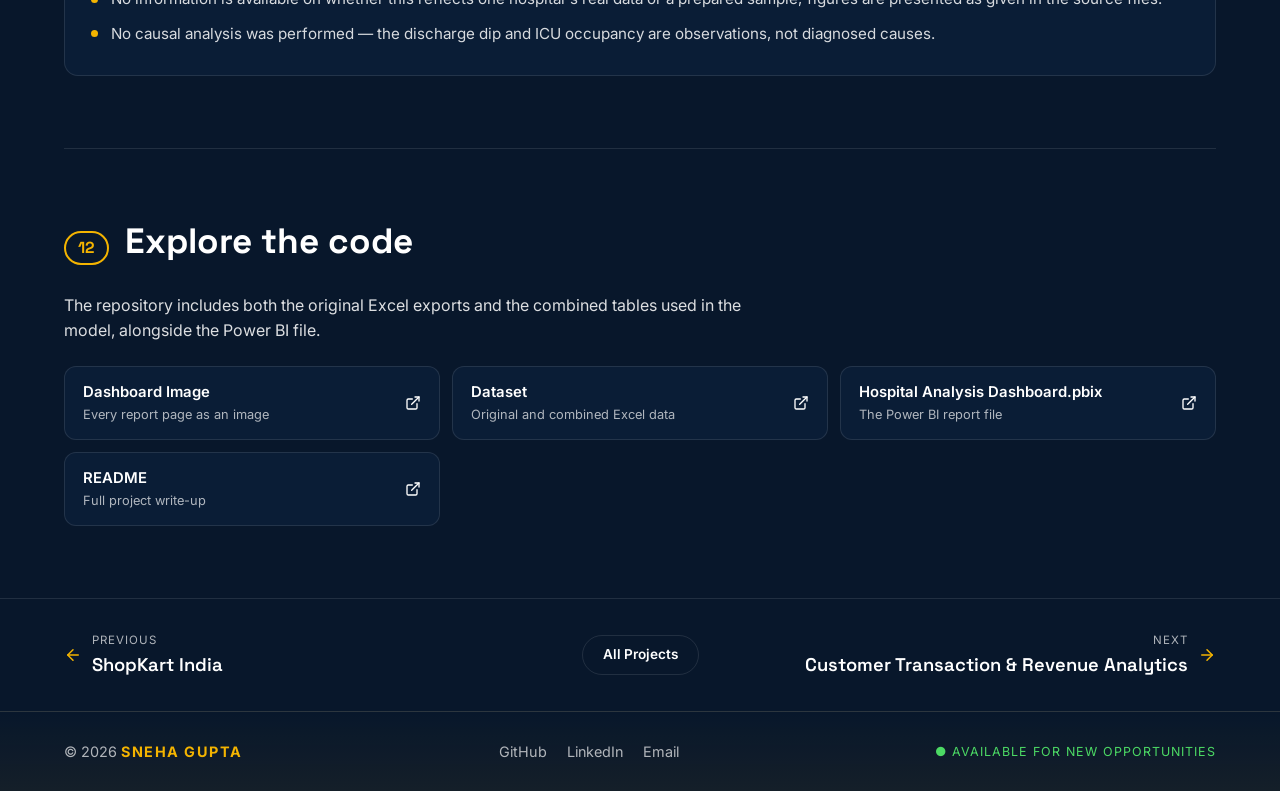
<file: projects/hospital-analysis.html>
<!DOCTYPE html>
<html lang="en">
<head>
  <meta charset="UTF-8">
  <meta name="viewport" content="width=device-width, initial-scale=1.0">
  <title>Hospital Analysis Dashboard | Sneha Gupta</title>
  <meta name="description" content="Case study: a five-page Power BI report on patient flow, revenue, doctor workload and medicine stock.">
  <meta name="theme-color" content="#08172b">
  <meta property="og:type" content="article">
  <meta property="og:title" content="Hospital Analysis Dashboard | Sneha Gupta">
  <meta property="og:description" content="Case study: a five-page Power BI report on patient flow, revenue, doctor workload and medicine stock.">
  <meta name="twitter:card" content="summary">
  <link rel="icon" href="data:image/svg+xml,%3Csvg xmlns='http://www.w3.org/2000/svg' viewBox='0 0 64 64'%3E%3Crect width='64' height='64' rx='14' fill='%230b1f3a'/%3E%3Ctext x='32' y='43' font-size='30' font-weight='700' text-anchor='middle' fill='%23f4b400' font-family='Arial'%3ESG%3C/text%3E%3C/svg%3E">
  <link rel="preconnect" href="https://fonts.googleapis.com">
  <link rel="preconnect" href="https://fonts.gstatic.com" crossorigin>
  <link href="https://fonts.googleapis.com/css2?family=Inter:wght@300;400;500;600;700&family=Space+Grotesk:wght@400;500;700&display=swap" rel="stylesheet">
  <link rel="stylesheet" href="../css/style.css">
  <script>document.documentElement.classList.add("js")</script>
</head>
<body data-page="case" data-project="hospital-analysis" data-root="../">
  <div id="scroll-progress"></div>
  <header id="site-nav"></header>

  <main>
    <!-- Header (title, stats, tools, GitHub button) is generated from the project entry in data/portfolio-data.js -->
    <section id="case-hero" class="case-hero"></section>

    <!-- ===== CASE-STUDY BODY: plain HTML. Edit, add or delete whole <section> blocks freely. ===== -->
    <div class="container">

      <section class="cs-section">
        <div class="cs-head"><span class="cs-num">01</span><h2>Executive summary</h2></div>
        <div class="prose"><p>Hospitals generate large amounts of data, but decisions are often reactive. I brought <strong>patients, billing, doctors, rooms and pharmacy stock</strong> into one Power BI model and built a five-page dashboard so operational problems — concentration risk, discharge delays, stock risk — show up before they hurt.</p><p>The clearest finding is a revenue-concentration risk: roughly 60% of the hospital's ₹714K revenue comes from surgery alone, while room revenue looks under-used by comparison.</p></div>
      </section>
      <section class="cs-section">
        <div class="cs-head"><span class="cs-num">02</span><h2>Business problem</h2></div>
        <p class="note"><strong>Business question:</strong> where in patient flow, billing and inventory is risk concentrated, and what should be monitored first?</p>
        <div class="table-wrap"><table class="data"><thead><tr><th>Problem</th><th>What the dashboard tracks</th></tr></thead><tbody><tr><td>Patient-flow bottlenecks</td><td>Discharge delays and bed occupancy</td></tr><tr><td>Revenue concentration</td><td>Billing split across surgery, tests, rooms and medicines</td></tr><tr><td>Doctor workload imbalance</td><td>Concentration of appointments across doctors</td></tr><tr><td>Inventory risk</td><td>Which medicines dominate usage and need priority stock management</td></tr></tbody></table></div>
      </section>
      <section class="cs-section">
        <div class="cs-head"><span class="cs-num">03</span><h2>Dataset</h2></div>
        <div class="prose"><p>Seven data tables feeding a star schema, built from the hospital's original Excel exports.</p></div>
        <p class="note"><strong>A note on scale:</strong> the dataset is small (30 patients, 15 doctors), so the value of this project is in the model and dashboard design rather than in statistically strong conclusions.</p>
      </section>
      <section class="cs-section">
        <div class="cs-head"><span class="cs-num">04</span><h2>Data preparation</h2></div>
        <div class="prose"><p>The repository keeps both the original and prepared data: an <code>Original Dataset</code> folder with more than a dozen separate Excel exports (Patient, Doctor, Appointment, Rooms, Hospital Bills, Medical Stock, Surgery, Staff, Supplier and others), and a <code>Combined New Data</code> folder where these were consolidated into six tables — patient_info, appointments, bills, medicine_patient, patient_tests and medical_stock_info — which is what the Power BI model is actually built on.</p></div>
      </section>
      <section class="cs-section">
        <div class="cs-head"><span class="cs-num">05</span><h2>Data model</h2></div>
        <div class="gallery"><figure class="shot shot--wide"><img src="../assets/images/projects/hospital-analysis/hospital-data-model.webp" alt="Power BI data model" width="1229" height="731" loading="lazy" data-zoom><figcaption><strong>Power BI data model</strong>Star schema connecting patients, doctors, billing, rooms and medicine data.</figcaption></figure></div>
      </section>
      <section class="cs-section">
        <div class="cs-head"><span class="cs-num">06</span><h2>Analytical approach</h2></div>
        <ul class="flow"><li>12+ raw Excel exports</li><li>Consolidate to 6 tables</li><li>Star-schema model</li><li>DAX measures</li><li>5-page dashboard</li><li>Written insights</li></ul>
      </section>
      <section class="cs-section">
        <div class="cs-head"><span class="cs-num">07</span><h2>Key findings</h2></div>
        <ul class="stat-row stat-row--lg"><li><b>30</b><span>patients</span></li><li><b>15</b><span>doctors</span></li><li><b>₹714K</b><span>total revenue</span></li><li><b>30</b><span>rooms</span></li><li><b>3,928</b><span>medicine units sold</span></li><li><b>4.16</b><span>average rating</span></li></ul>
        <div class="insights"><div class="insight insight--risk"><small>Risk</small><strong>About 60% of revenue comes from surgery</strong> — a high dependency on one source of income.</div><div class="insight"><small>Watch</small><strong>ICU is close to capacity,</strong> which calls for proactive discharge planning.</div><div class="insight"><small>Watch</small><strong>Discharges dip between August and October,</strong> pointing to an operational pattern worth investigating.</div><div class="insight"><small>Watch</small><strong>Three medicines dominate usage,</strong> so they need priority stock management.</div><div class="insight"><small>Finding</small><strong>Room revenue looks under-used,</strong> suggesting an opportunity to review pricing.</div></div>
      </section>
      <section class="cs-section">
        <div class="cs-head"><span class="cs-num">08</span><h2>Business recommendations</h2></div>
        <div class="split"><div class="panel"><h3>Reduce concentration risk</h3><ul><li>Revenue mix could be diversified rather than relying on surgery alone</li><li>Room pricing is worth reviewing given its low share of revenue</li><li>ICU occupancy suggests discharge planning could be made more proactive</li></ul></div><div class="panel"><h3>Operational monitoring</h3><ul><li>The three high-usage medicines should be prioritised in stock planning</li><li>The August–October discharge dip is worth investigating for a seasonal or staffing cause</li><li>Doctor workload could be checked for concentration across a small number of doctors</li></ul></div></div>
      </section>
      <section class="cs-section">
        <div class="cs-head"><span class="cs-num">09</span><h2>Dashboard showcase</h2></div>
        <div class="prose"><p>Five report pages plus a home page for navigation. Click a screenshot to enlarge.</p></div>
        <div class="gallery"><figure class="shot shot--wide"><img src="../assets/images/projects/hospital-analysis/hospital-overview.webp" alt="Overview" width="1282" height="695" loading="lazy" data-zoom><figcaption><strong>Overview</strong>Headline KPIs, discharge trend, charges by type and medicine tracking by weekday.</figcaption></figure><figure class="shot"><img src="../assets/images/projects/hospital-analysis/hospital-patients.webp" alt="Patients" width="1268" height="683" loading="lazy" data-zoom><figcaption><strong>Patients</strong>Patient-level view of the flow through the hospital.</figcaption></figure><figure class="shot"><img src="../assets/images/projects/hospital-analysis/hospital-doctors.webp" alt="Doctors" width="1267" height="680" loading="lazy" data-zoom><figcaption><strong>Doctors</strong>Doctor workload and appointments.</figcaption></figure><figure class="shot"><img src="../assets/images/projects/hospital-analysis/hospital-operations.webp" alt="Hospital" width="1255" height="675" loading="lazy" data-zoom><figcaption><strong>Hospital</strong>Patients by age group, test results, upcoming surgeries, room status by type and doctor appointments.</figcaption></figure><figure class="shot"><img src="../assets/images/projects/hospital-analysis/hospital-finance.webp" alt="Finance" width="1264" height="680" loading="lazy" data-zoom><figcaption><strong>Finance</strong>Revenue and billing across surgery, tests, rooms and medicines.</figcaption></figure><figure class="shot"><img src="../assets/images/projects/hospital-analysis/hospital-home.webp" alt="Home" width="1318" height="719" loading="lazy" data-zoom><figcaption><strong>Home</strong>Landing page with navigation to every report page.</figcaption></figure></div>
      </section>
      <section class="cs-section">
        <div class="cs-head"><span class="cs-num">10</span><h2>Technical implementation</h2></div>
        <div class="table-wrap"><table class="data"><thead><tr><th>Tool</th><th>Used for</th></tr></thead><tbody><tr><td>Power BI</td><td>Model and dashboard</td></tr><tr><td>DAX</td><td>Measures and KPI cards</td></tr><tr><td>Power Query</td><td>Consolidating raw Excel exports into the model's six tables</td></tr><tr><td>Star schema</td><td>Data modelling approach</td></tr></tbody></table></div>
        <div class="split"><div class="panel"><h3>Interaction</h3><ul><li>Drill-through to patient-level detail</li><li>Interactive filters and slicers</li><li>Dynamic KPI cards</li></ul></div><div class="panel"><h3>Analysis tools</h3><ul><li>What-if commission calculator</li><li>Medicine demand heatmap</li></ul></div></div>
      </section>
      <section class="cs-section">
        <div class="cs-head"><span class="cs-num">11</span><h2>Limitations &amp; assumptions</h2></div>
<div class="panel"><h3>Worth keeping in mind</h3><ul><li>The dataset is small (30 patients, 15 doctors) — treat findings as illustrative of the approach, not as statistically robust conclusions.</li><li>No information is available on whether this reflects one hospital's real data or a prepared sample; figures are presented as given in the source files.</li><li>No causal analysis was performed — the discharge dip and ICU occupancy are observations, not diagnosed causes.</li></ul></div>
      </section>
      <section class="cs-section">
        <div class="cs-head"><span class="cs-num">12</span><h2>Explore the code</h2></div>
        <div class="prose"><p>The repository includes both the original Excel exports and the combined tables used in the model, alongside the Power BI file.</p></div>
        <div class="file-list"><a href="https://github.com/snehagupta-data/hospital-analysis-dashboard/tree/main/Dashboard%20Image" target="_blank" rel="noopener noreferrer"><span>Dashboard Image<small>Every report page as an image</small></span><svg viewBox="0 0 24 24" fill="none" stroke="currentColor" stroke-width="2" stroke-linecap="round" stroke-linejoin="round" aria-hidden="true"><path d="M18 13v6a2 2 0 0 1-2 2H5a2 2 0 0 1-2-2V8a2 2 0 0 1 2-2h6"/><polyline points="15 3 21 3 21 9"/><line x1="10" y1="14" x2="21" y2="3"/></svg></a><a href="https://github.com/snehagupta-data/hospital-analysis-dashboard/tree/main/Dataset" target="_blank" rel="noopener noreferrer"><span>Dataset<small>Original and combined Excel data</small></span><svg viewBox="0 0 24 24" fill="none" stroke="currentColor" stroke-width="2" stroke-linecap="round" stroke-linejoin="round" aria-hidden="true"><path d="M18 13v6a2 2 0 0 1-2 2H5a2 2 0 0 1-2-2V8a2 2 0 0 1 2-2h6"/><polyline points="15 3 21 3 21 9"/><line x1="10" y1="14" x2="21" y2="3"/></svg></a><a href="https://github.com/snehagupta-data/hospital-analysis-dashboard/blob/main/Hospital%20Analysis%20Dashboard.pbix" target="_blank" rel="noopener noreferrer"><span>Hospital Analysis Dashboard.pbix<small>The Power BI report file</small></span><svg viewBox="0 0 24 24" fill="none" stroke="currentColor" stroke-width="2" stroke-linecap="round" stroke-linejoin="round" aria-hidden="true"><path d="M18 13v6a2 2 0 0 1-2 2H5a2 2 0 0 1-2-2V8a2 2 0 0 1 2-2h6"/><polyline points="15 3 21 3 21 9"/><line x1="10" y1="14" x2="21" y2="3"/></svg></a><a href="https://github.com/snehagupta-data/hospital-analysis-dashboard#readme" target="_blank" rel="noopener noreferrer"><span>README<small>Full project write-up</small></span><svg viewBox="0 0 24 24" fill="none" stroke="currentColor" stroke-width="2" stroke-linecap="round" stroke-linejoin="round" aria-hidden="true"><path d="M18 13v6a2 2 0 0 1-2 2H5a2 2 0 0 1-2-2V8a2 2 0 0 1 2-2h6"/><polyline points="15 3 21 3 21 9"/><line x1="10" y1="14" x2="21" y2="3"/></svg></a></div>
      </section>
    </div>
  </main>

  <nav id="case-pager" class="pager" aria-label="Next project"></nav>
  <footer id="site-footer"></footer>

  <script src="../data/portfolio-data.js"></script>
  <script src="../js/script.js"></script>
</body>
</html>
</file>
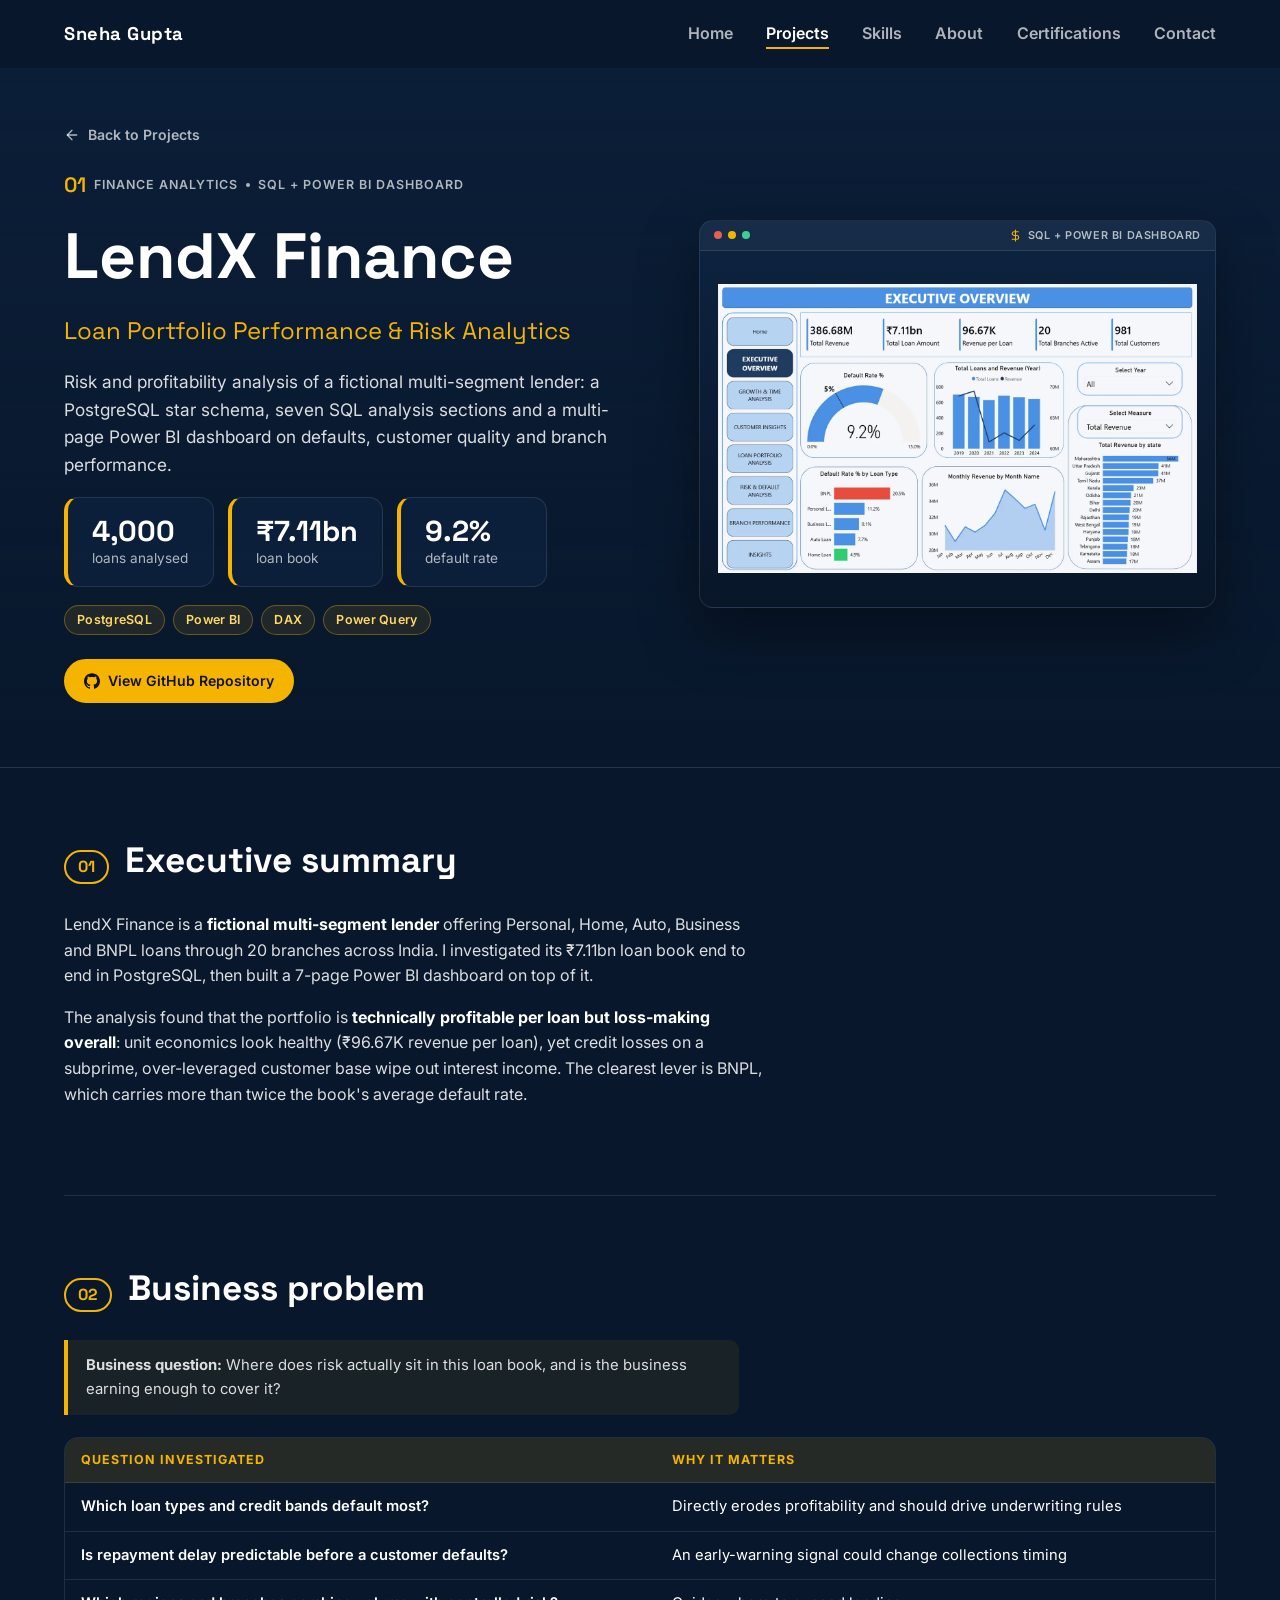
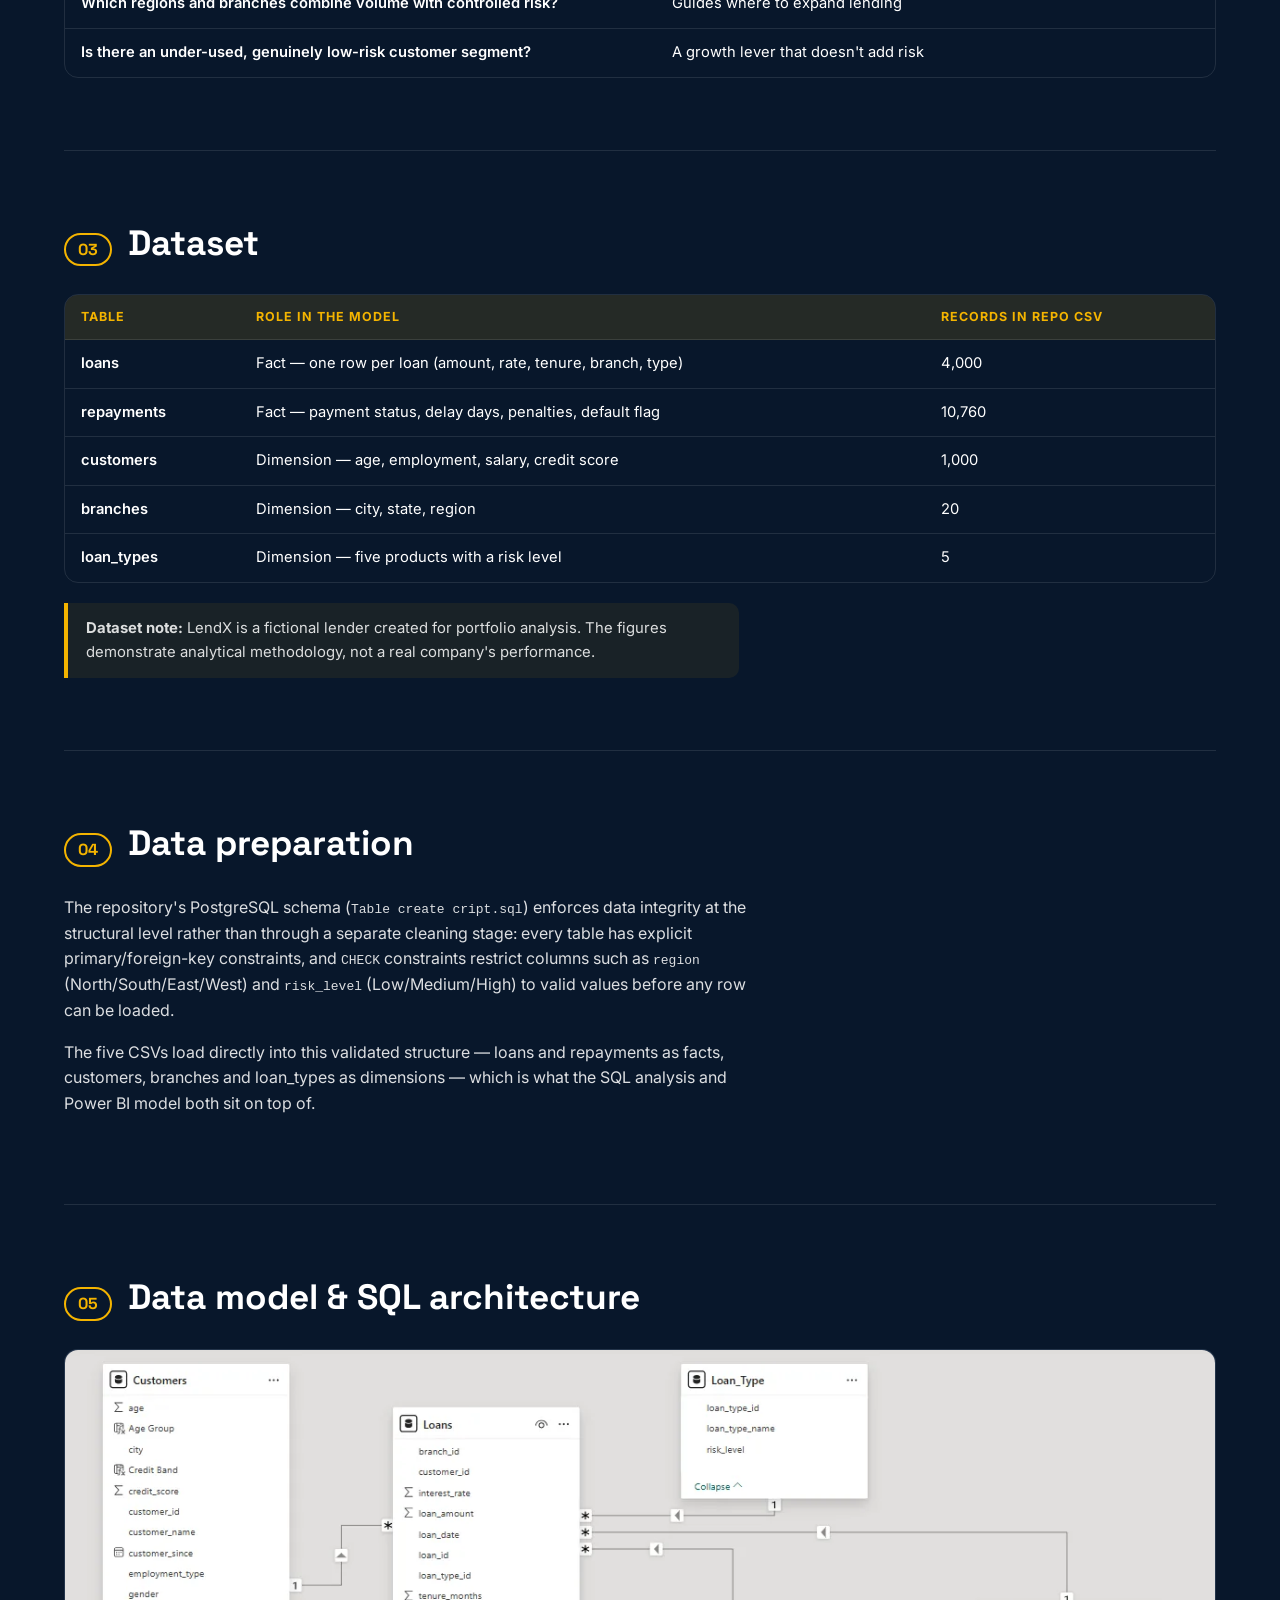
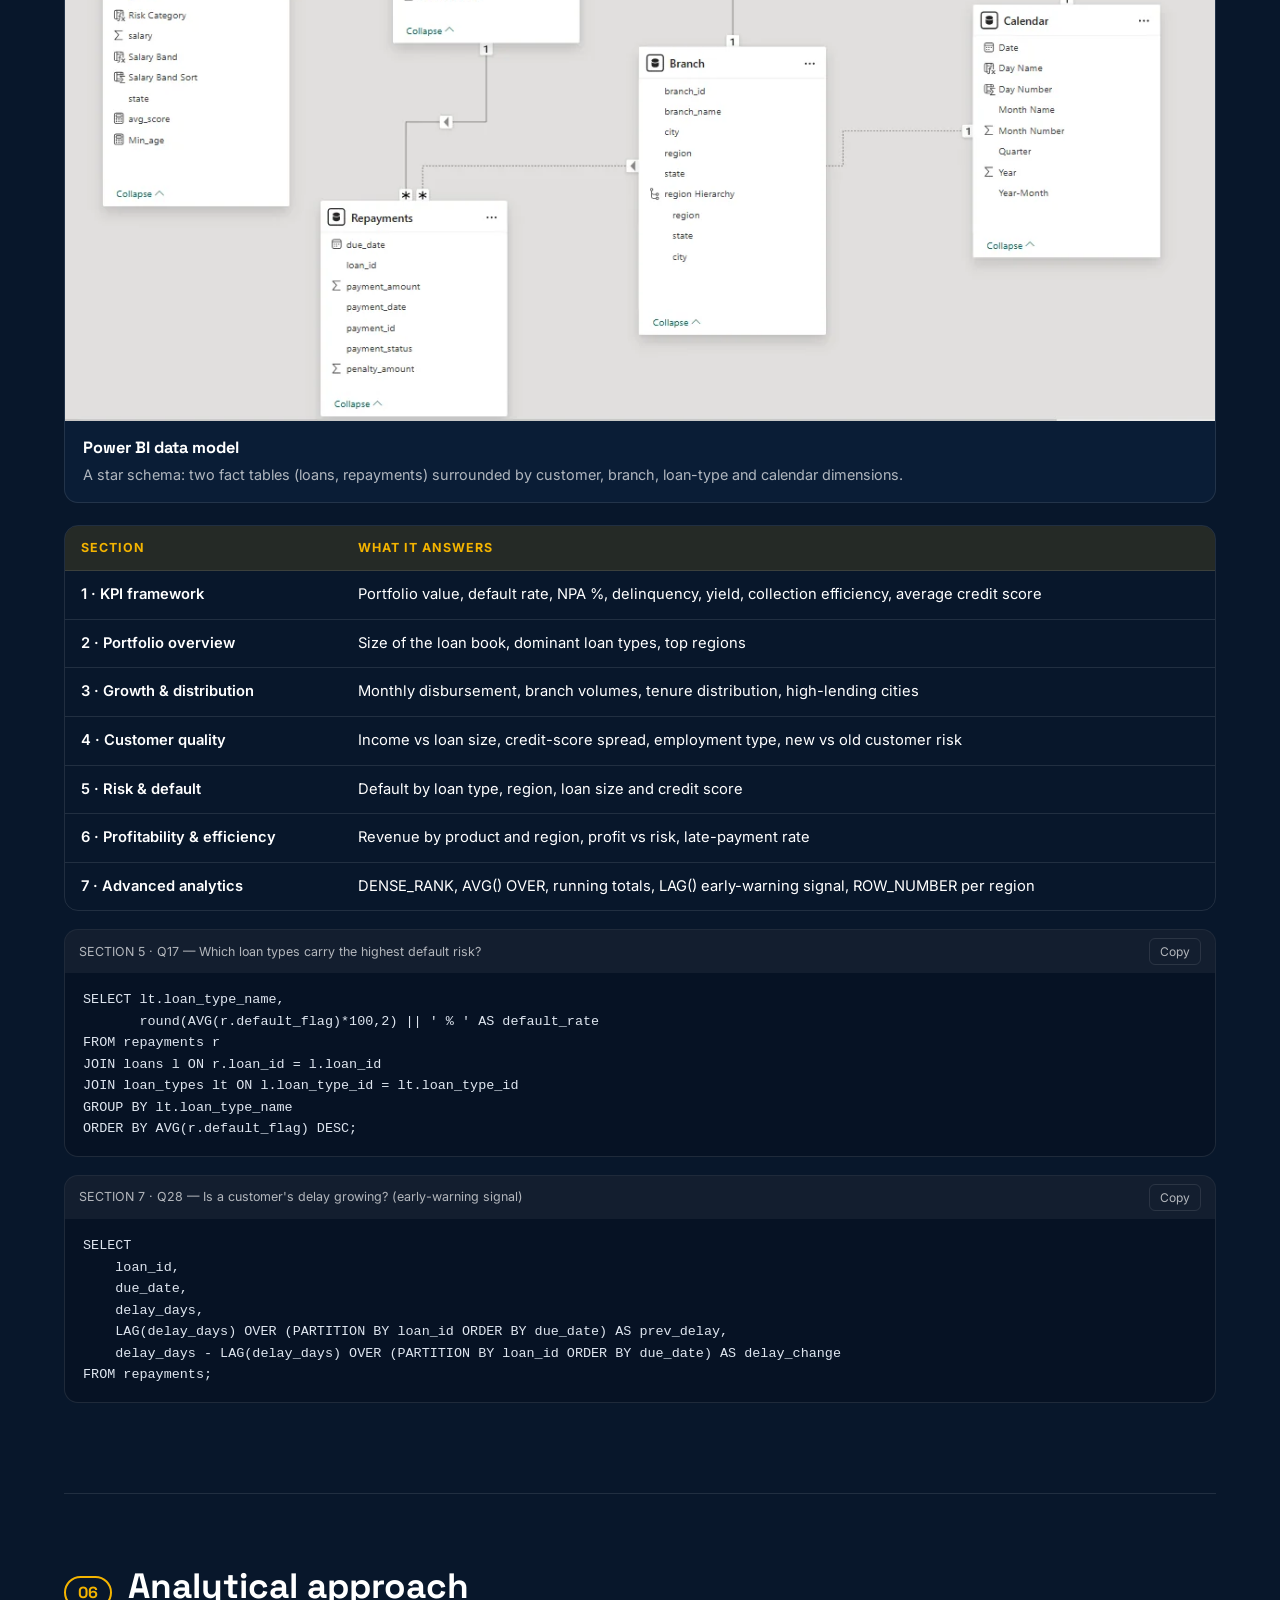
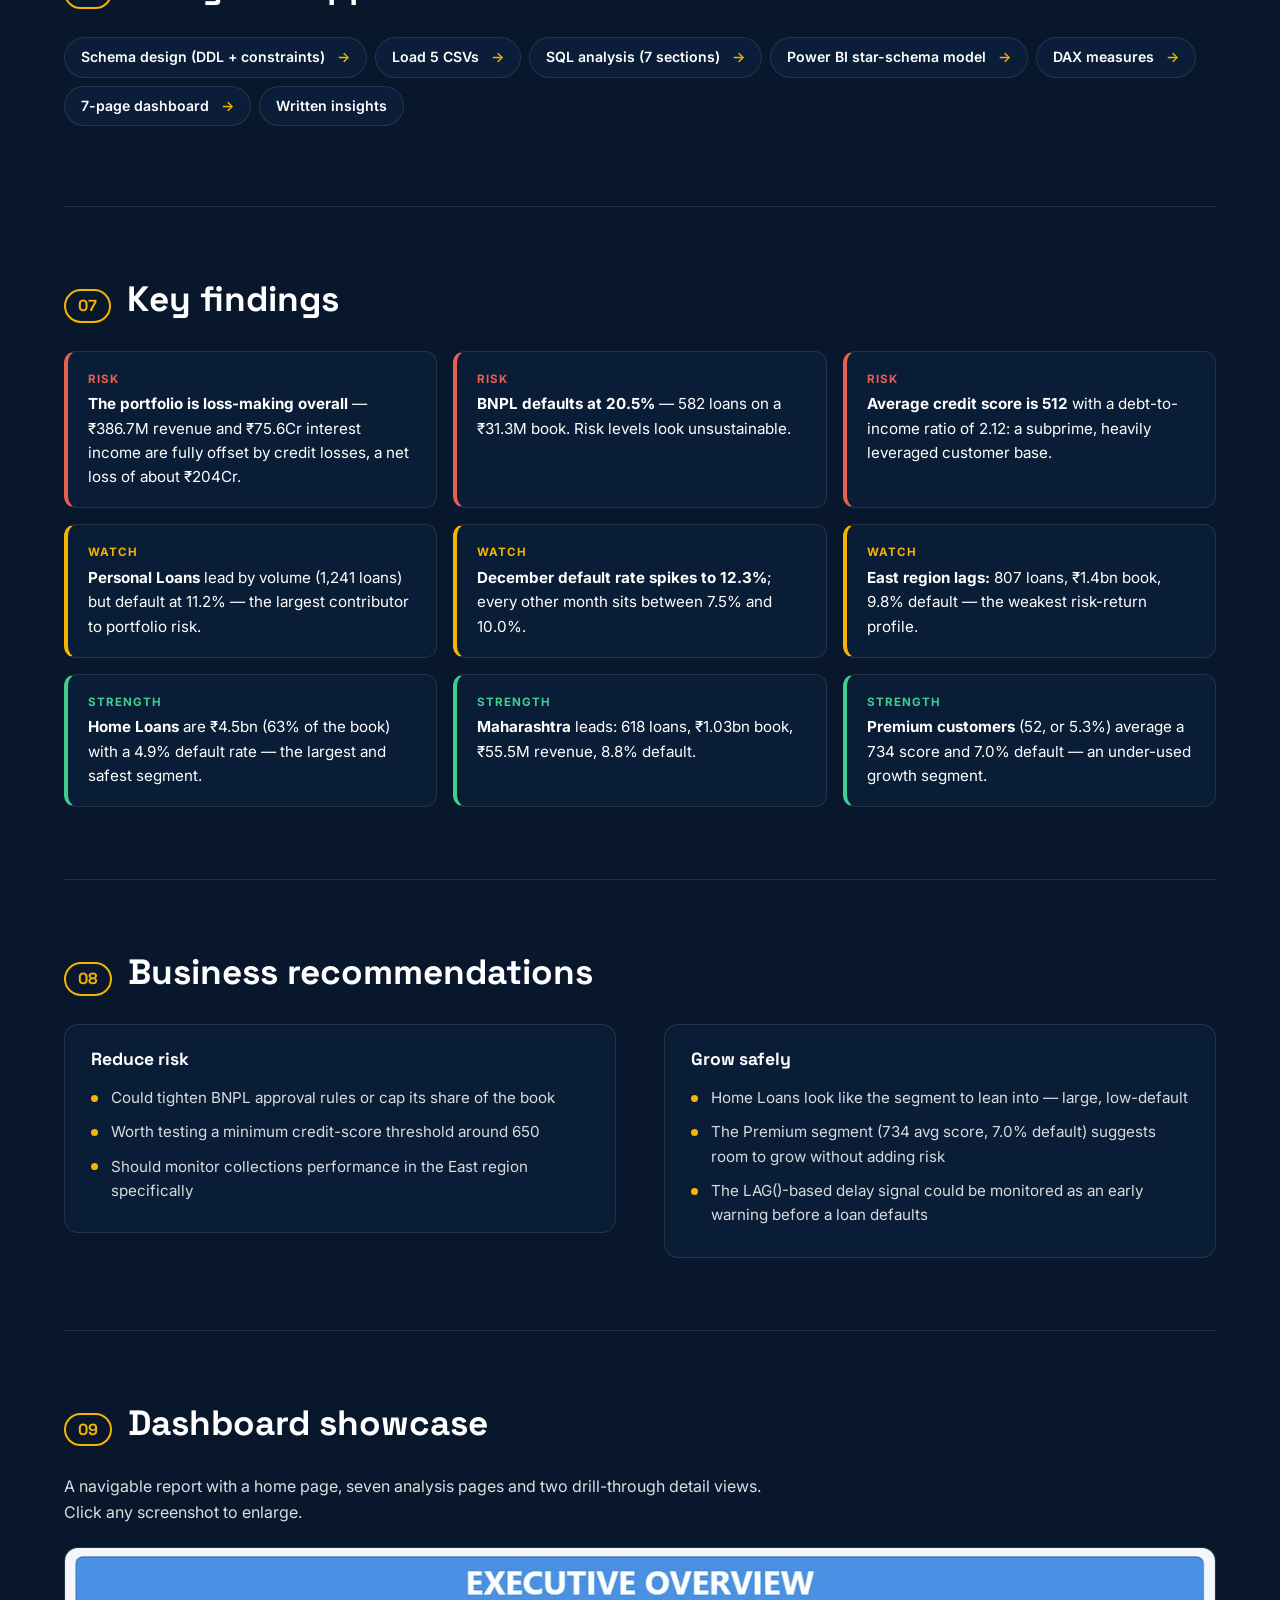
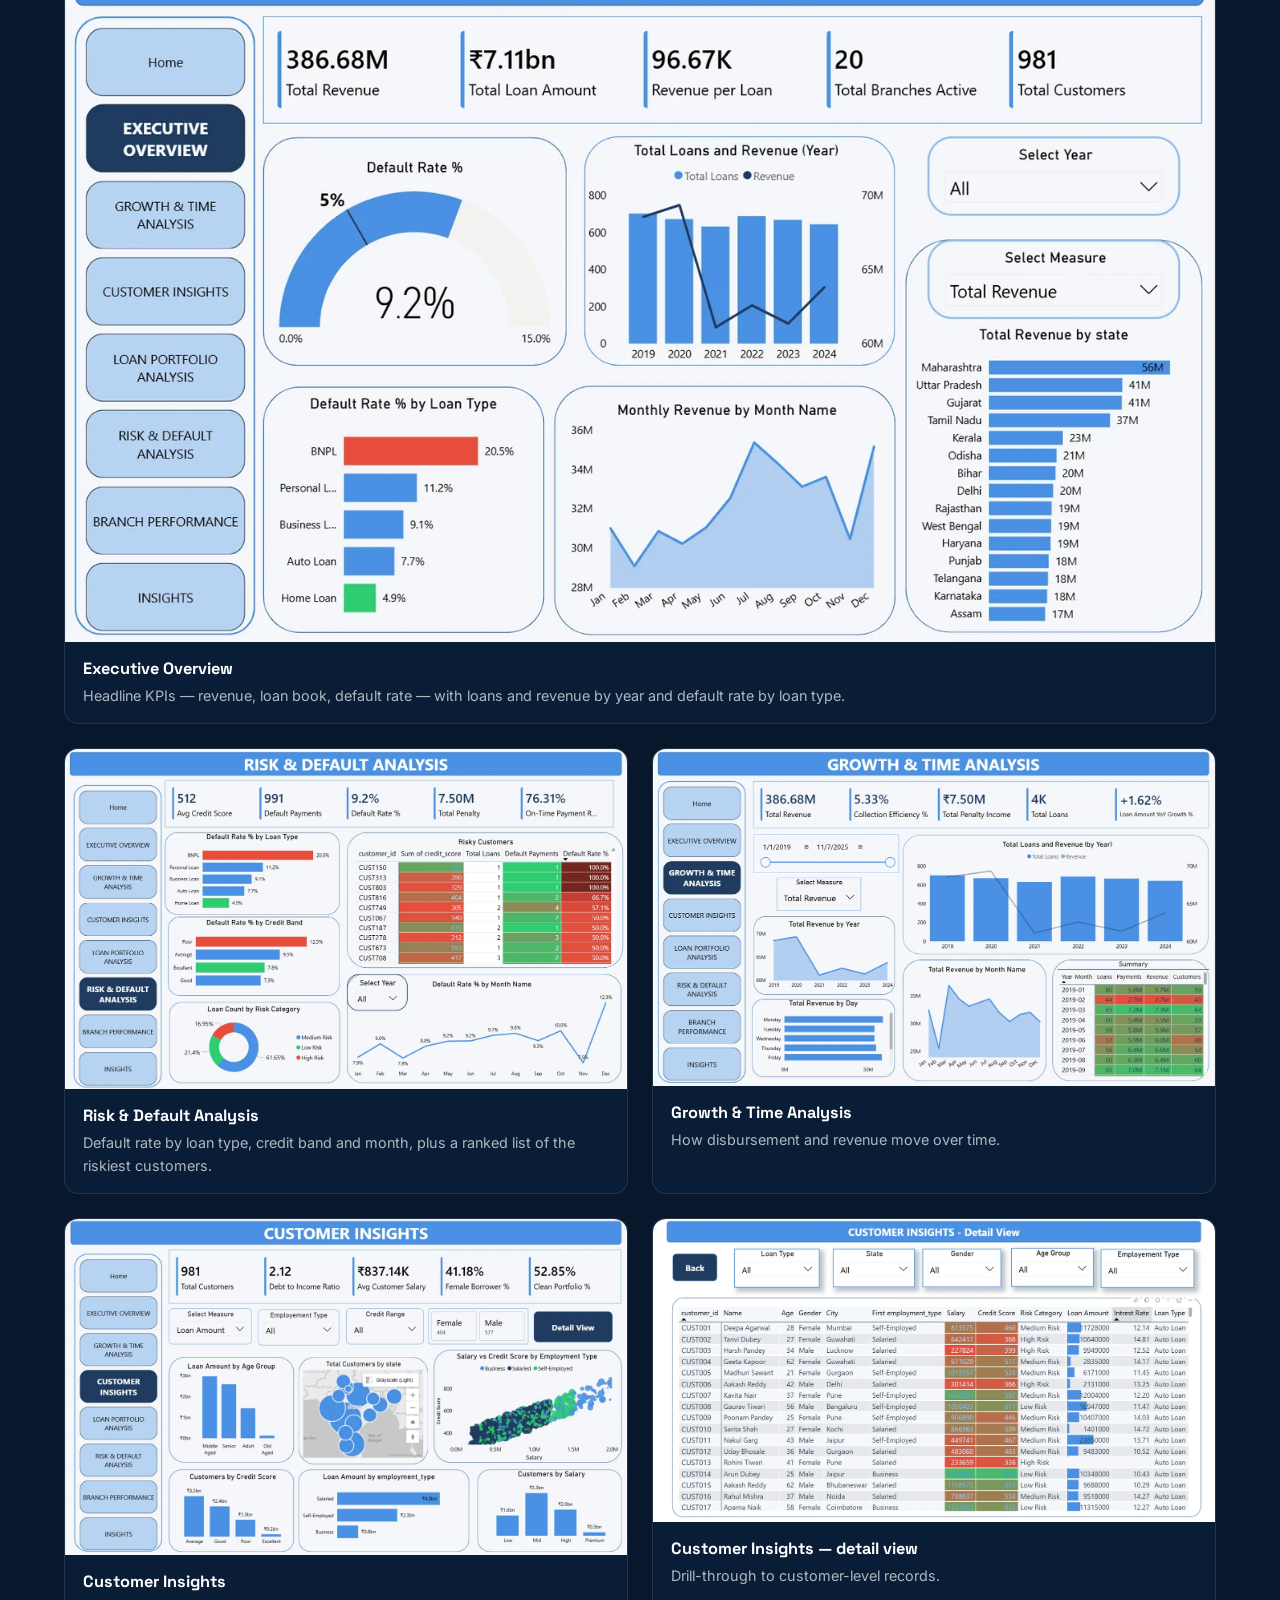
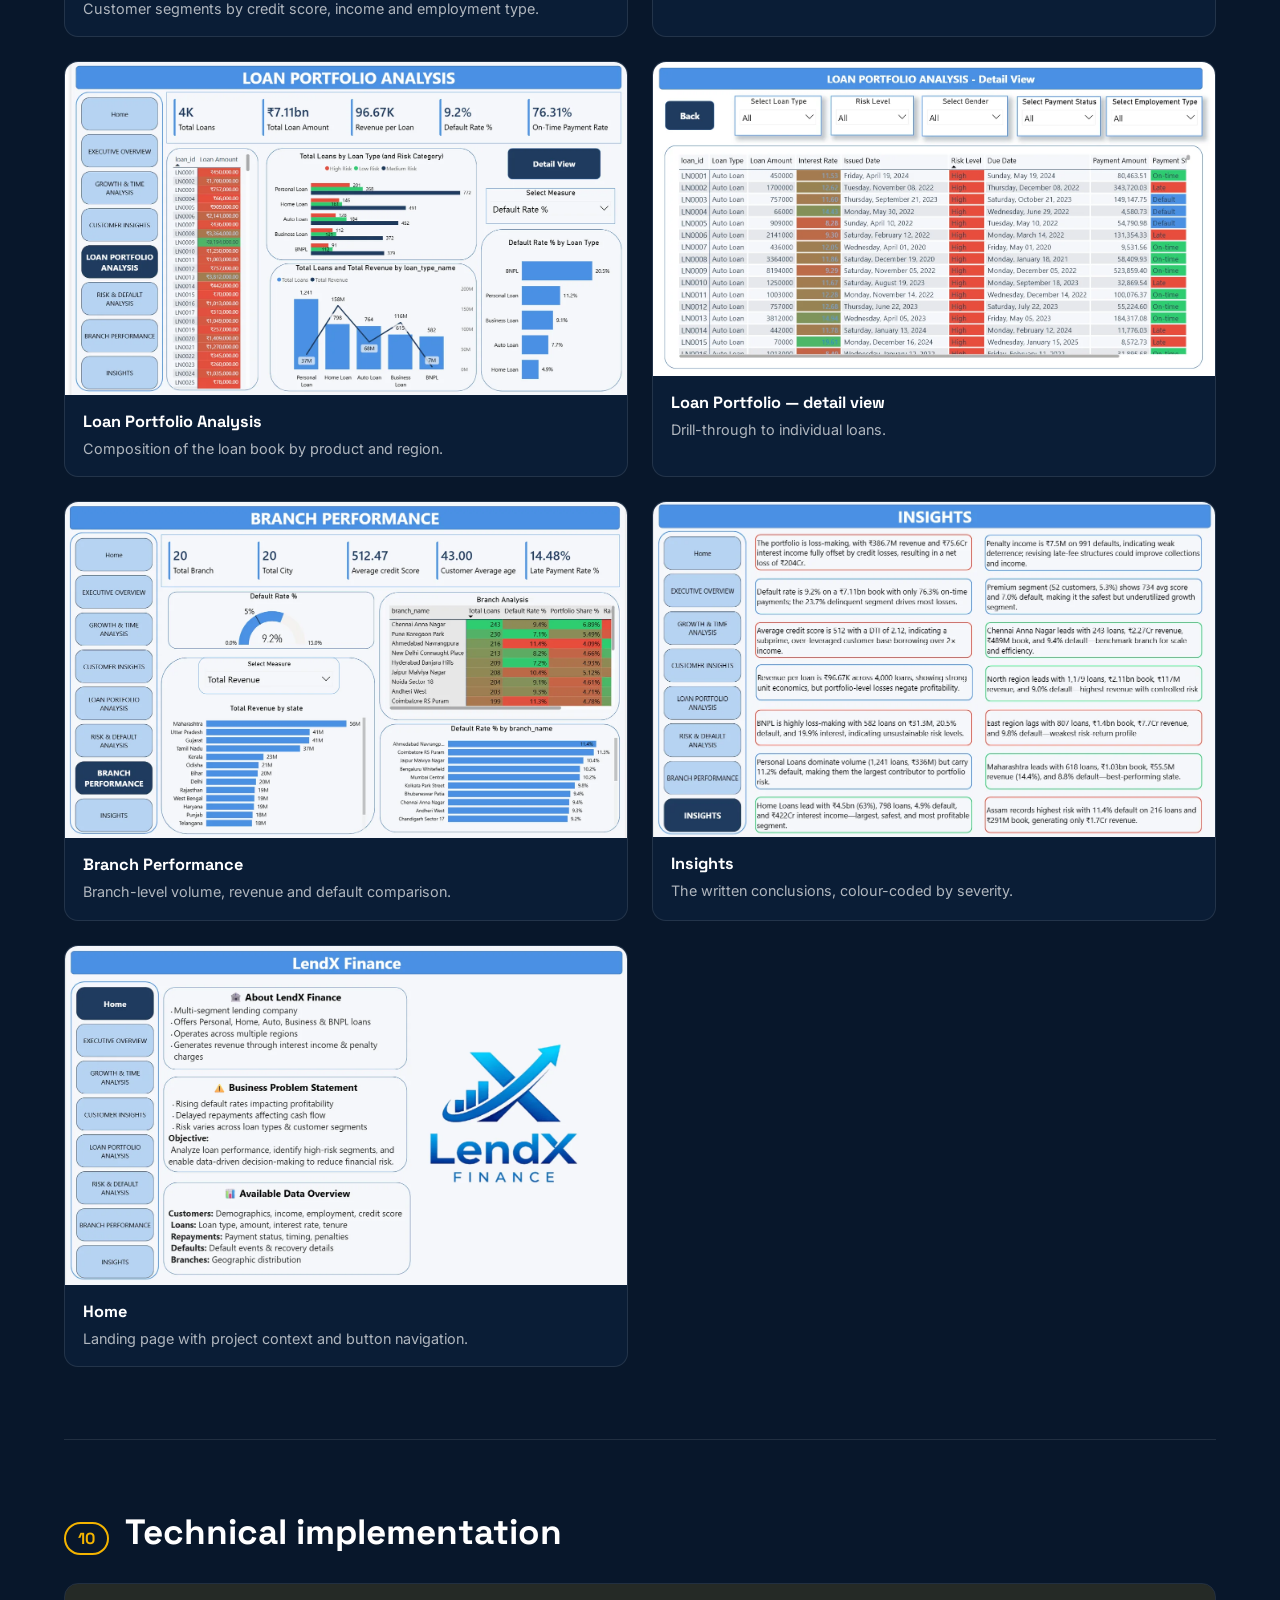
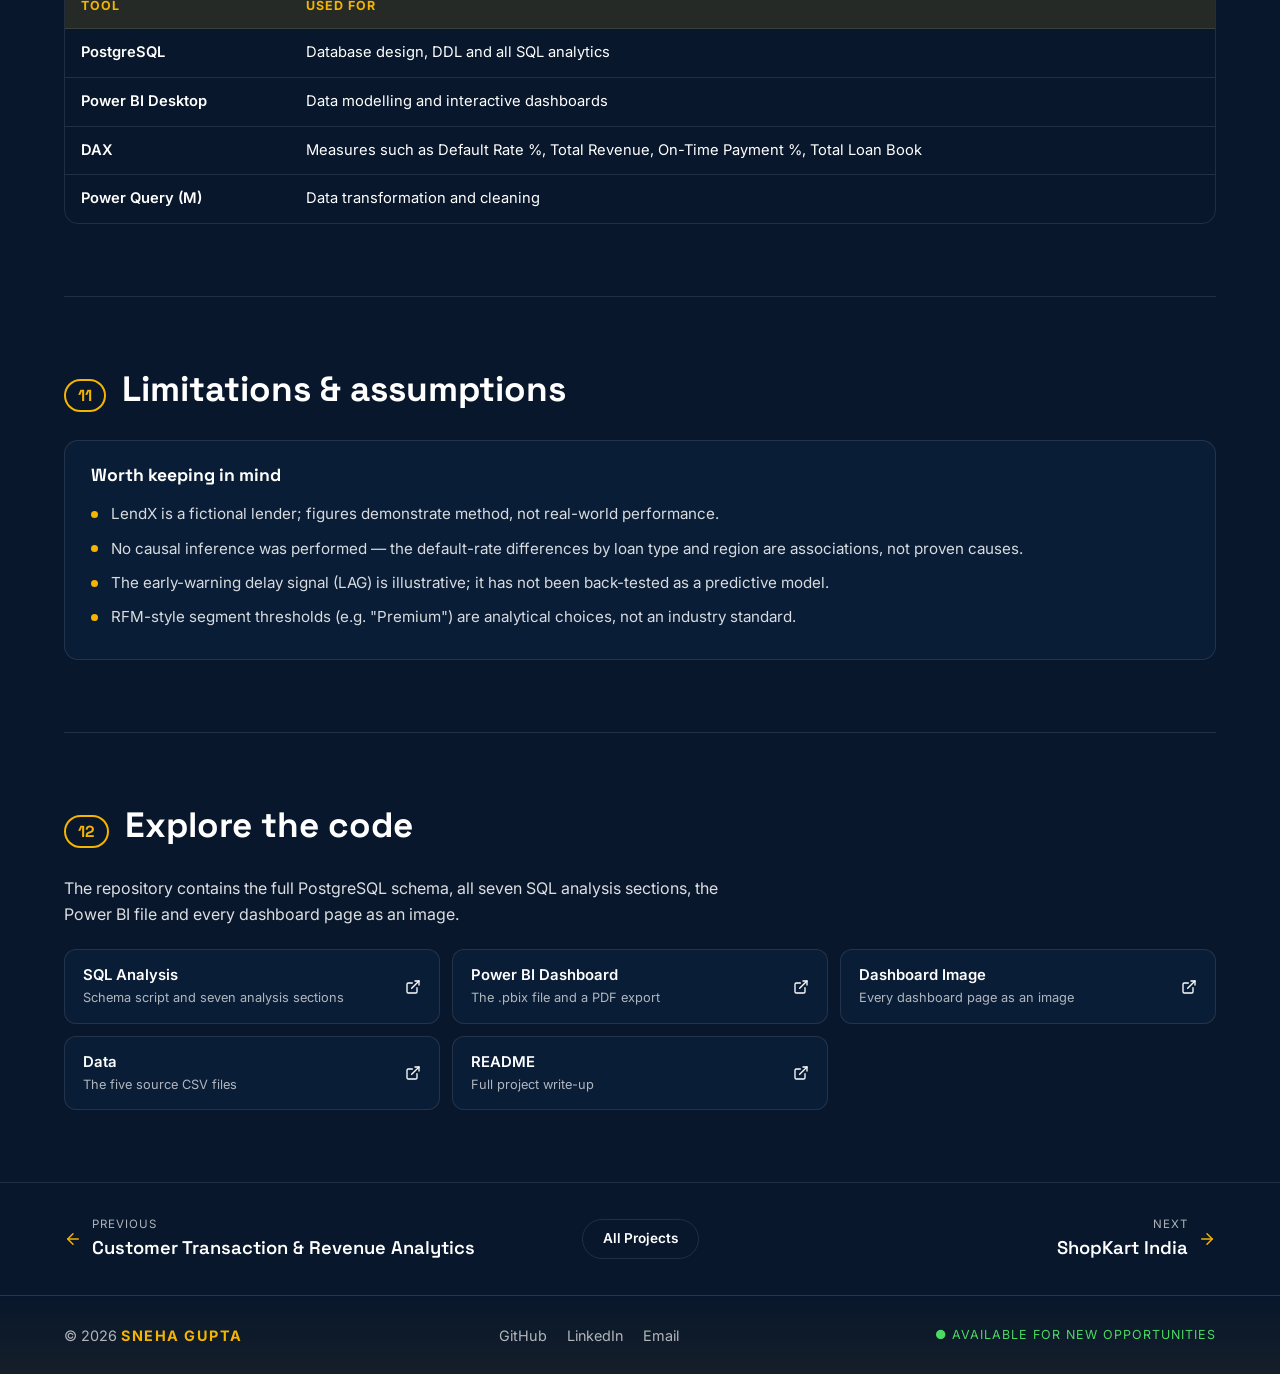
<file: projects/lendx.html>
<!DOCTYPE html>
<html lang="en">
<head>
  <meta charset="UTF-8">
  <meta name="viewport" content="width=device-width, initial-scale=1.0">
  <title>LendX Finance — Loan Portfolio Risk Analytics | Sneha Gupta</title>
  <meta name="description" content="Case study: PostgreSQL and Power BI analysis of loan defaults, customer quality and branch performance for a fictional lender.">
  <meta name="theme-color" content="#08172b">
  <meta property="og:type" content="article">
  <meta property="og:title" content="LendX Finance — Loan Portfolio Risk Analytics | Sneha Gupta">
  <meta property="og:description" content="Case study: PostgreSQL and Power BI analysis of loan defaults, customer quality and branch performance for a fictional lender.">
  <meta name="twitter:card" content="summary">
  <link rel="icon" href="data:image/svg+xml,%3Csvg xmlns='http://www.w3.org/2000/svg' viewBox='0 0 64 64'%3E%3Crect width='64' height='64' rx='14' fill='%230b1f3a'/%3E%3Ctext x='32' y='43' font-size='30' font-weight='700' text-anchor='middle' fill='%23f4b400' font-family='Arial'%3ESG%3C/text%3E%3C/svg%3E">
  <link rel="preconnect" href="https://fonts.googleapis.com">
  <link rel="preconnect" href="https://fonts.gstatic.com" crossorigin>
  <link href="https://fonts.googleapis.com/css2?family=Inter:wght@300;400;500;600;700&family=Space+Grotesk:wght@400;500;700&display=swap" rel="stylesheet">
  <link rel="stylesheet" href="../css/style.css">
  <script>document.documentElement.classList.add("js")</script>
</head>
<body data-page="case" data-project="lendx" data-root="../">
  <div id="scroll-progress"></div>
  <header id="site-nav"></header>

  <main>
    <!-- Header (title, stats, tools, GitHub button) is generated from the project entry in data/portfolio-data.js -->
    <section id="case-hero" class="case-hero"></section>

    <!-- ===== CASE-STUDY BODY: plain HTML. Edit, add or delete whole <section> blocks freely. ===== -->
    <div class="container">

      <section class="cs-section">
        <div class="cs-head"><span class="cs-num">01</span><h2>Executive summary</h2></div>
        <div class="prose"><p>LendX Finance is a <strong>fictional multi-segment lender</strong> offering Personal, Home, Auto, Business and BNPL loans through 20 branches across India. I investigated its ₹7.11bn loan book end to end in PostgreSQL, then built a 7-page Power BI dashboard on top of it.</p><p>The analysis found that the portfolio is <strong>technically profitable per loan but loss-making overall</strong>: unit economics look healthy (₹96.67K revenue per loan), yet credit losses on a subprime, over-leveraged customer base wipe out interest income. The clearest lever is BNPL, which carries more than twice the book's average default rate.</p></div>
      </section>
      <section class="cs-section">
        <div class="cs-head"><span class="cs-num">02</span><h2>Business problem</h2></div>
        <p class="note"><strong>Business question:</strong> Where does risk actually sit in this loan book, and is the business earning enough to cover it?</p>
        <div class="table-wrap"><table class="data"><thead><tr><th>Question investigated</th><th>Why it matters</th></tr></thead><tbody><tr><td>Which loan types and credit bands default most?</td><td>Directly erodes profitability and should drive underwriting rules</td></tr><tr><td>Is repayment delay predictable before a customer defaults?</td><td>An early-warning signal could change collections timing</td></tr><tr><td>Which regions and branches combine volume with controlled risk?</td><td>Guides where to expand lending</td></tr><tr><td>Is there an under-used, genuinely low-risk customer segment?</td><td>A growth lever that doesn't add risk</td></tr></tbody></table></div>
      </section>
      <section class="cs-section">
        <div class="cs-head"><span class="cs-num">03</span><h2>Dataset</h2></div>
        <div class="table-wrap"><table class="data"><thead><tr><th>Table</th><th>Role in the model</th><th>Records in repo CSV</th></tr></thead><tbody><tr><td>loans</td><td>Fact — one row per loan (amount, rate, tenure, branch, type)</td><td>4,000</td></tr><tr><td>repayments</td><td>Fact — payment status, delay days, penalties, default flag</td><td>10,760</td></tr><tr><td>customers</td><td>Dimension — age, employment, salary, credit score</td><td>1,000</td></tr><tr><td>branches</td><td>Dimension — city, state, region</td><td>20</td></tr><tr><td>loan_types</td><td>Dimension — five products with a risk level</td><td>5</td></tr></tbody></table></div>
        <p class="note"><strong>Dataset note:</strong> LendX is a fictional lender created for portfolio analysis. The figures demonstrate analytical methodology, not a real company's performance.</p>
      </section>
      <section class="cs-section">
        <div class="cs-head"><span class="cs-num">04</span><h2>Data preparation</h2></div>
        <div class="prose"><p>The repository's PostgreSQL schema (<code>Table create cript.sql</code>) enforces data integrity at the structural level rather than through a separate cleaning stage: every table has explicit primary/foreign-key constraints, and <code>CHECK</code> constraints restrict columns such as <code>region</code> (North/South/East/West) and <code>risk_level</code> (Low/Medium/High) to valid values before any row can be loaded.</p><p>The five CSVs load directly into this validated structure — loans and repayments as facts, customers, branches and loan_types as dimensions — which is what the SQL analysis and Power BI model both sit on top of.</p></div>
      </section>
      <section class="cs-section">
        <div class="cs-head"><span class="cs-num">05</span><h2>Data model &amp; SQL architecture</h2></div>
        <div class="gallery"><figure class="shot shot--wide"><img src="../assets/images/projects/lendx/lendx-data-model.webp" alt="Power BI data model" width="1242" height="725" loading="lazy" data-zoom><figcaption><strong>Power BI data model</strong>A star schema: two fact tables (loans, repayments) surrounded by customer, branch, loan-type and calendar dimensions.</figcaption></figure></div>
        <div class="table-wrap"><table class="data"><thead><tr><th>Section</th><th>What it answers</th></tr></thead><tbody><tr><td>1 · KPI framework</td><td>Portfolio value, default rate, NPA %, delinquency, yield, collection efficiency, average credit score</td></tr><tr><td>2 · Portfolio overview</td><td>Size of the loan book, dominant loan types, top regions</td></tr><tr><td>3 · Growth & distribution</td><td>Monthly disbursement, branch volumes, tenure distribution, high-lending cities</td></tr><tr><td>4 · Customer quality</td><td>Income vs loan size, credit-score spread, employment type, new vs old customer risk</td></tr><tr><td>5 · Risk & default</td><td>Default by loan type, region, loan size and credit score</td></tr><tr><td>6 · Profitability & efficiency</td><td>Revenue by product and region, profit vs risk, late-payment rate</td></tr><tr><td>7 · Advanced analytics</td><td>DENSE_RANK, AVG() OVER, running totals, LAG() early-warning signal, ROW_NUMBER per region</td></tr></tbody></table></div>
        <div class="code-block"><div class="code-head"><span>SECTION 5 · Q17 — Which loan types carry the highest default risk?</span><button class="copy-btn" type="button">Copy</button></div><pre><code>SELECT lt.loan_type_name,
       round(AVG(r.default_flag)*100,2) || &#x27; % &#x27; AS default_rate
FROM repayments r
JOIN loans l ON r.loan_id = l.loan_id
JOIN loan_types lt ON l.loan_type_id = lt.loan_type_id
GROUP BY lt.loan_type_name
ORDER BY AVG(r.default_flag) DESC;</code></pre></div>
        <div class="code-block"><div class="code-head"><span>SECTION 7 · Q28 — Is a customer&#x27;s delay growing? (early-warning signal)</span><button class="copy-btn" type="button">Copy</button></div><pre><code>SELECT
    loan_id,
    due_date,
    delay_days,
    LAG(delay_days) OVER (PARTITION BY loan_id ORDER BY due_date) AS prev_delay,
    delay_days - LAG(delay_days) OVER (PARTITION BY loan_id ORDER BY due_date) AS delay_change
FROM repayments;</code></pre></div>
      </section>
      <section class="cs-section">
        <div class="cs-head"><span class="cs-num">06</span><h2>Analytical approach</h2></div>
        <ul class="flow"><li>Schema design (DDL + constraints)</li><li>Load 5 CSVs</li><li>SQL analysis (7 sections)</li><li>Power BI star-schema model</li><li>DAX measures</li><li>7-page dashboard</li><li>Written insights</li></ul>
      </section>
      <section class="cs-section">
        <div class="cs-head"><span class="cs-num">07</span><h2>Key findings</h2></div>
        <div class="insights"><div class="insight insight--risk"><small>Risk</small><strong>The portfolio is loss-making overall</strong> — ₹386.7M revenue and ₹75.6Cr interest income are fully offset by credit losses, a net loss of about ₹204Cr.</div><div class="insight insight--risk"><small>Risk</small><strong>BNPL defaults at 20.5%</strong> — 582 loans on a ₹31.3M book. Risk levels look unsustainable.</div><div class="insight insight--risk"><small>Risk</small><strong>Average credit score is 512</strong> with a debt-to-income ratio of 2.12: a subprime, heavily leveraged customer base.</div><div class="insight"><small>Watch</small><strong>Personal Loans</strong> lead by volume (1,241 loans) but default at 11.2% — the largest contributor to portfolio risk.</div><div class="insight"><small>Watch</small><strong>December default rate spikes to 12.3%</strong>; every other month sits between 7.5% and 10.0%.</div><div class="insight"><small>Watch</small><strong>East region lags:</strong> 807 loans, ₹1.4bn book, 9.8% default — the weakest risk-return profile.</div><div class="insight insight--good"><small>Strength</small><strong>Home Loans</strong> are ₹4.5bn (63% of the book) with a 4.9% default rate — the largest and safest segment.</div><div class="insight insight--good"><small>Strength</small><strong>Maharashtra</strong> leads: 618 loans, ₹1.03bn book, ₹55.5M revenue, 8.8% default.</div><div class="insight insight--good"><small>Strength</small><strong>Premium customers</strong> (52, or 5.3%) average a 734 score and 7.0% default — an under-used growth segment.</div></div>
      </section>
      <section class="cs-section">
        <div class="cs-head"><span class="cs-num">08</span><h2>Business recommendations</h2></div>
        <div class="split"><div class="panel"><h3>Reduce risk</h3><ul><li>Could tighten BNPL approval rules or cap its share of the book</li><li>Worth testing a minimum credit-score threshold around 650</li><li>Should monitor collections performance in the East region specifically</li></ul></div><div class="panel"><h3>Grow safely</h3><ul><li>Home Loans look like the segment to lean into — large, low-default</li><li>The Premium segment (734 avg score, 7.0% default) suggests room to grow without adding risk</li><li>The LAG()-based delay signal could be monitored as an early warning before a loan defaults</li></ul></div></div>
      </section>
      <section class="cs-section">
        <div class="cs-head"><span class="cs-num">09</span><h2>Dashboard showcase</h2></div>
        <div class="prose"><p>A navigable report with a home page, seven analysis pages and two drill-through detail views. Click any screenshot to enlarge.</p></div>
        <div class="gallery"><figure class="shot shot--wide"><img src="../assets/images/projects/lendx/lendx-executive-overview.webp" alt="Executive Overview" width="1400" height="844" loading="lazy" data-zoom><figcaption><strong>Executive Overview</strong>Headline KPIs — revenue, loan book, default rate — with loans and revenue by year and default rate by loan type.</figcaption></figure><figure class="shot"><img src="../assets/images/projects/lendx/lendx-risk-default.webp" alt="Risk &amp; Default Analysis" width="1400" height="847" loading="lazy" data-zoom><figcaption><strong>Risk &amp; Default Analysis</strong>Default rate by loan type, credit band and month, plus a ranked list of the riskiest customers.</figcaption></figure><figure class="shot"><img src="../assets/images/projects/lendx/lendx-growth-time-analysis.webp" alt="Growth &amp; Time Analysis" width="1400" height="841" loading="lazy" data-zoom><figcaption><strong>Growth &amp; Time Analysis</strong>How disbursement and revenue move over time.</figcaption></figure><figure class="shot"><img src="../assets/images/projects/lendx/lendx-customer-insights.webp" alt="Customer Insights" width="1400" height="838" loading="lazy" data-zoom><figcaption><strong>Customer Insights</strong>Customer segments by credit score, income and employment type.</figcaption></figure><figure class="shot"><img src="../assets/images/projects/lendx/lendx-customer-insights-detail.webp" alt="Customer Insights — detail view" width="1400" height="755" loading="lazy" data-zoom><figcaption><strong>Customer Insights — detail view</strong>Drill-through to customer-level records.</figcaption></figure><figure class="shot"><img src="../assets/images/projects/lendx/lendx-loan-portfolio.webp" alt="Loan Portfolio Analysis" width="1400" height="829" loading="lazy" data-zoom><figcaption><strong>Loan Portfolio Analysis</strong>Composition of the loan book by product and region.</figcaption></figure><figure class="shot"><img src="../assets/images/projects/lendx/lendx-loan-portfolio-detail.webp" alt="Loan Portfolio — detail view" width="1377" height="768" loading="lazy" data-zoom><figcaption><strong>Loan Portfolio — detail view</strong>Drill-through to individual loans.</figcaption></figure><figure class="shot"><img src="../assets/images/projects/lendx/lendx-branch-performance.webp" alt="Branch Performance" width="1400" height="837" loading="lazy" data-zoom><figcaption><strong>Branch Performance</strong>Branch-level volume, revenue and default comparison.</figcaption></figure><figure class="shot"><img src="../assets/images/projects/lendx/lendx-insights.webp" alt="Insights" width="1276" height="759" loading="lazy" data-zoom><figcaption><strong>Insights</strong>The written conclusions, colour-coded by severity.</figcaption></figure><figure class="shot"><img src="../assets/images/projects/lendx/lendx-home.webp" alt="Home" width="1400" height="845" loading="lazy" data-zoom><figcaption><strong>Home</strong>Landing page with project context and button navigation.</figcaption></figure></div>
      </section>
      <section class="cs-section">
        <div class="cs-head"><span class="cs-num">10</span><h2>Technical implementation</h2></div>
        <div class="table-wrap"><table class="data"><thead><tr><th>Tool</th><th>Used for</th></tr></thead><tbody><tr><td>PostgreSQL</td><td>Database design, DDL and all SQL analytics</td></tr><tr><td>Power BI Desktop</td><td>Data modelling and interactive dashboards</td></tr><tr><td>DAX</td><td>Measures such as Default Rate %, Total Revenue, On-Time Payment %, Total Loan Book</td></tr><tr><td>Power Query (M)</td><td>Data transformation and cleaning</td></tr></tbody></table></div>
      </section>
      <section class="cs-section">
        <div class="cs-head"><span class="cs-num">11</span><h2>Limitations &amp; assumptions</h2></div>
<div class="panel"><h3>Worth keeping in mind</h3><ul><li>LendX is a fictional lender; figures demonstrate method, not real-world performance.</li><li>No causal inference was performed — the default-rate differences by loan type and region are associations, not proven causes.</li><li>The early-warning delay signal (LAG) is illustrative; it has not been back-tested as a predictive model.</li><li>RFM-style segment thresholds (e.g. "Premium") are analytical choices, not an industry standard.</li></ul></div>
      </section>
      <section class="cs-section">
        <div class="cs-head"><span class="cs-num">12</span><h2>Explore the code</h2></div>
        <div class="prose"><p>The repository contains the full PostgreSQL schema, all seven SQL analysis sections, the Power BI file and every dashboard page as an image.</p></div>
        <div class="file-list"><a href="https://github.com/snehagupta-data/LendX-Finance-Loan-Portfolio-Performance-Risk-Analytics/tree/main/SQL%20Analysis" target="_blank" rel="noopener noreferrer"><span>SQL Analysis<small>Schema script and seven analysis sections</small></span><svg viewBox="0 0 24 24" fill="none" stroke="currentColor" stroke-width="2" stroke-linecap="round" stroke-linejoin="round" aria-hidden="true"><path d="M18 13v6a2 2 0 0 1-2 2H5a2 2 0 0 1-2-2V8a2 2 0 0 1 2-2h6"/><polyline points="15 3 21 3 21 9"/><line x1="10" y1="14" x2="21" y2="3"/></svg></a><a href="https://github.com/snehagupta-data/LendX-Finance-Loan-Portfolio-Performance-Risk-Analytics/tree/main/Power%20BI%20Dashboard" target="_blank" rel="noopener noreferrer"><span>Power BI Dashboard<small>The .pbix file and a PDF export</small></span><svg viewBox="0 0 24 24" fill="none" stroke="currentColor" stroke-width="2" stroke-linecap="round" stroke-linejoin="round" aria-hidden="true"><path d="M18 13v6a2 2 0 0 1-2 2H5a2 2 0 0 1-2-2V8a2 2 0 0 1 2-2h6"/><polyline points="15 3 21 3 21 9"/><line x1="10" y1="14" x2="21" y2="3"/></svg></a><a href="https://github.com/snehagupta-data/LendX-Finance-Loan-Portfolio-Performance-Risk-Analytics/tree/main/Dashboard%20Image" target="_blank" rel="noopener noreferrer"><span>Dashboard Image<small>Every dashboard page as an image</small></span><svg viewBox="0 0 24 24" fill="none" stroke="currentColor" stroke-width="2" stroke-linecap="round" stroke-linejoin="round" aria-hidden="true"><path d="M18 13v6a2 2 0 0 1-2 2H5a2 2 0 0 1-2-2V8a2 2 0 0 1 2-2h6"/><polyline points="15 3 21 3 21 9"/><line x1="10" y1="14" x2="21" y2="3"/></svg></a><a href="https://github.com/snehagupta-data/LendX-Finance-Loan-Portfolio-Performance-Risk-Analytics/tree/main/Data" target="_blank" rel="noopener noreferrer"><span>Data<small>The five source CSV files</small></span><svg viewBox="0 0 24 24" fill="none" stroke="currentColor" stroke-width="2" stroke-linecap="round" stroke-linejoin="round" aria-hidden="true"><path d="M18 13v6a2 2 0 0 1-2 2H5a2 2 0 0 1-2-2V8a2 2 0 0 1 2-2h6"/><polyline points="15 3 21 3 21 9"/><line x1="10" y1="14" x2="21" y2="3"/></svg></a><a href="https://github.com/snehagupta-data/LendX-Finance-Loan-Portfolio-Performance-Risk-Analytics#readme" target="_blank" rel="noopener noreferrer"><span>README<small>Full project write-up</small></span><svg viewBox="0 0 24 24" fill="none" stroke="currentColor" stroke-width="2" stroke-linecap="round" stroke-linejoin="round" aria-hidden="true"><path d="M18 13v6a2 2 0 0 1-2 2H5a2 2 0 0 1-2-2V8a2 2 0 0 1 2-2h6"/><polyline points="15 3 21 3 21 9"/><line x1="10" y1="14" x2="21" y2="3"/></svg></a></div>
      </section>
    </div>
  </main>

  <nav id="case-pager" class="pager" aria-label="Next project"></nav>
  <footer id="site-footer"></footer>

  <script src="../data/portfolio-data.js"></script>
  <script src="../js/script.js"></script>
</body>
</html>
</file>
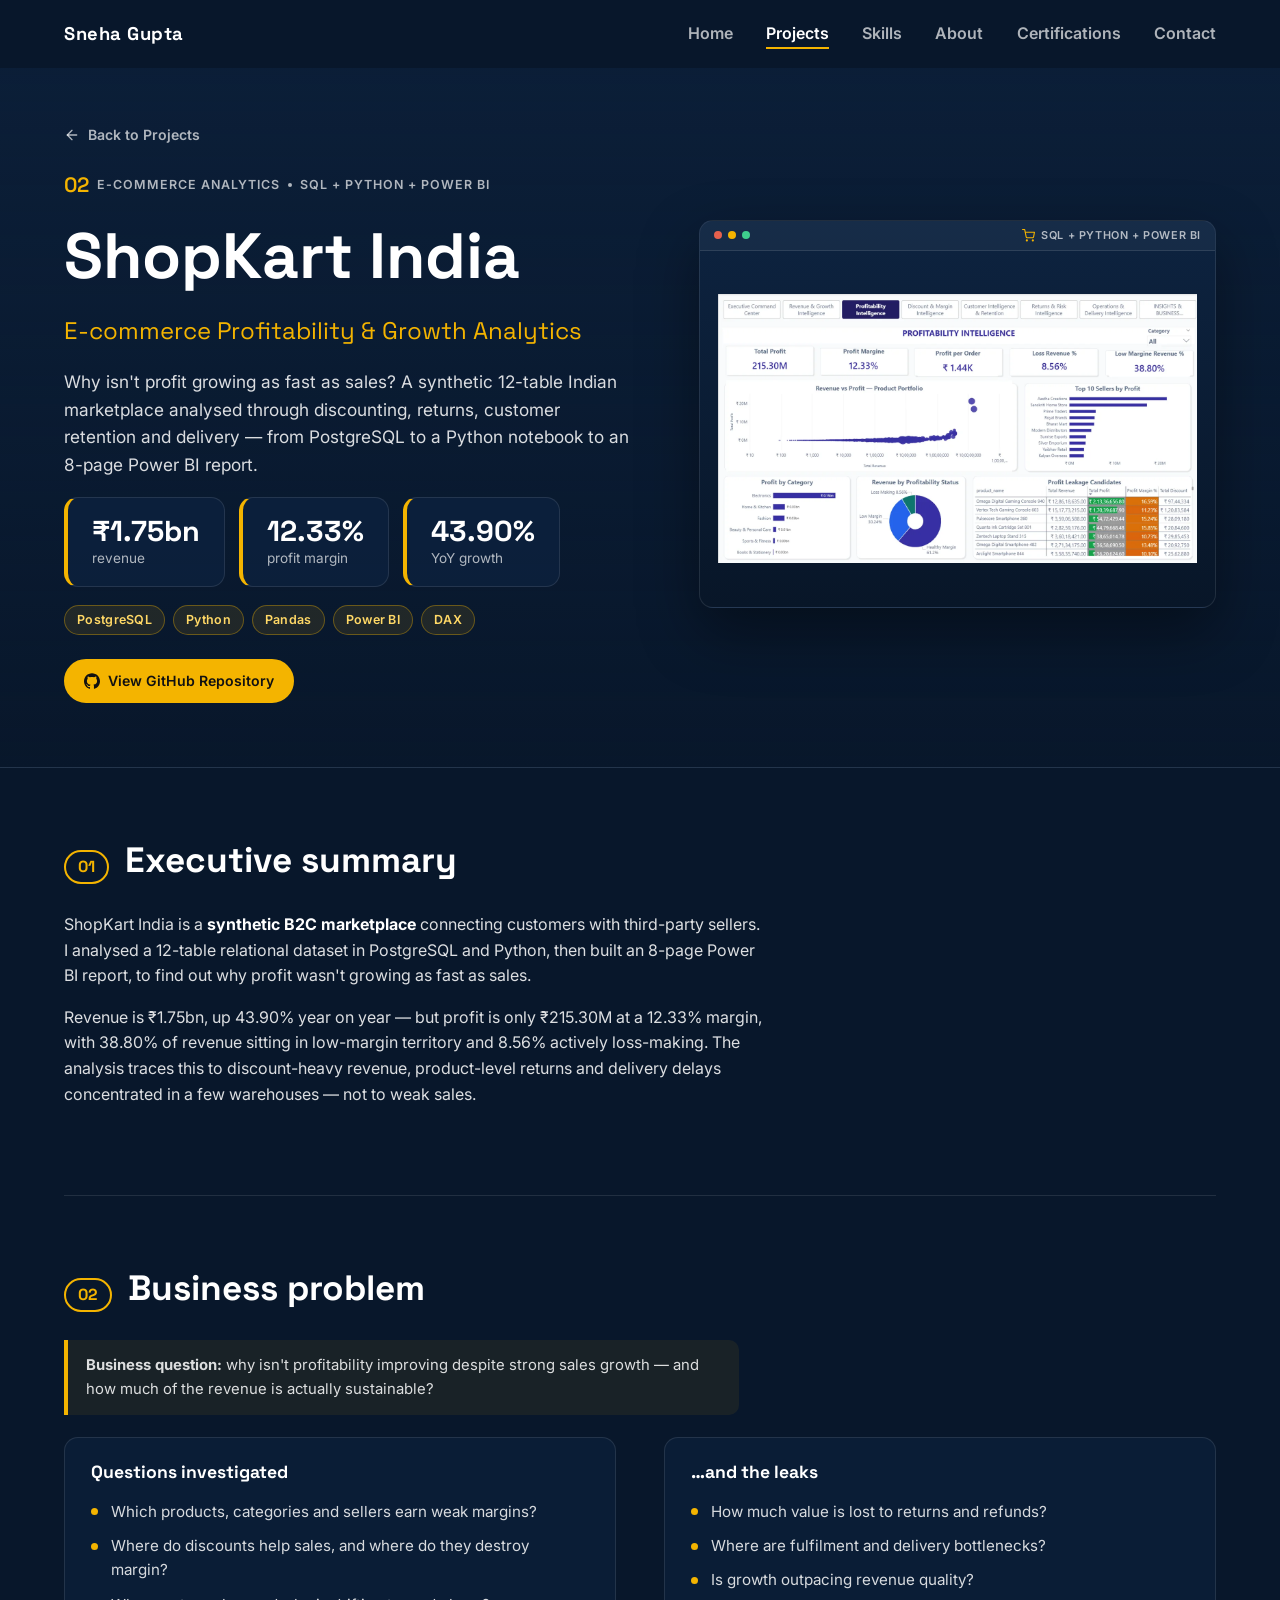
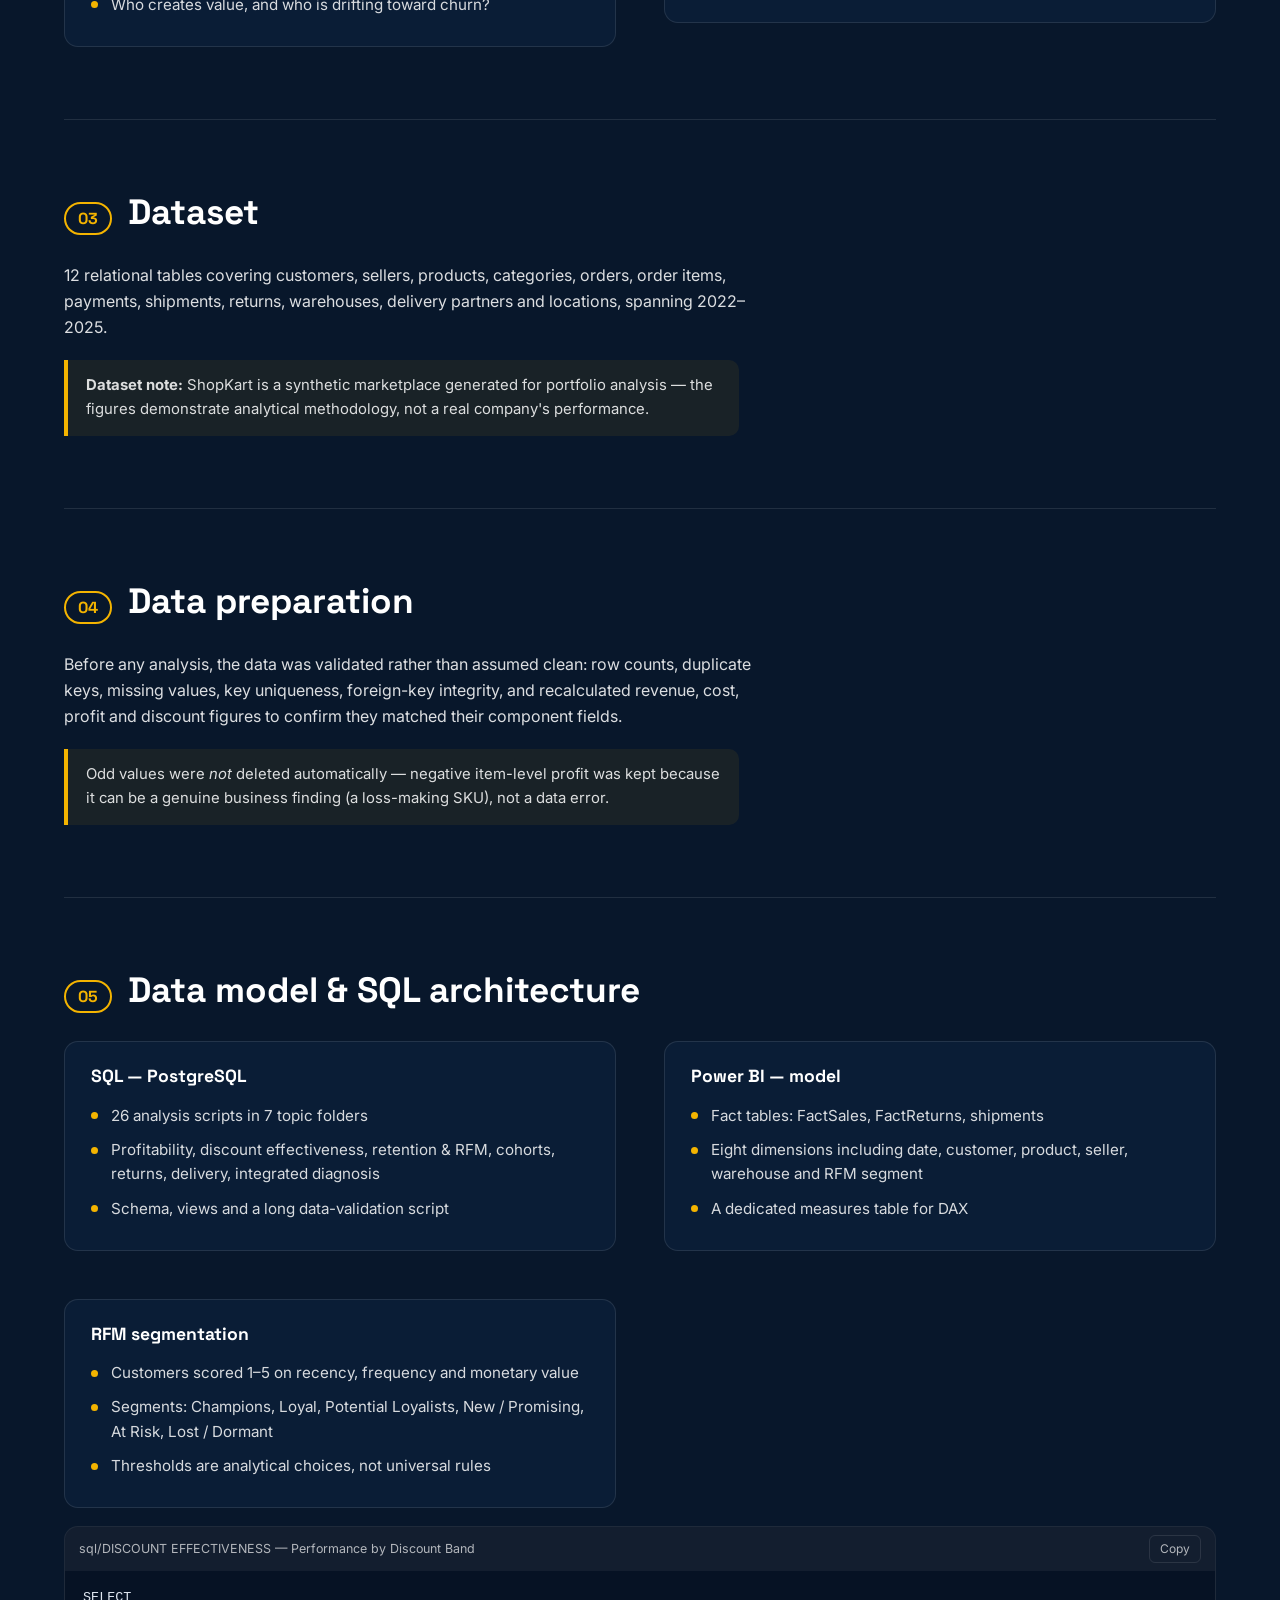
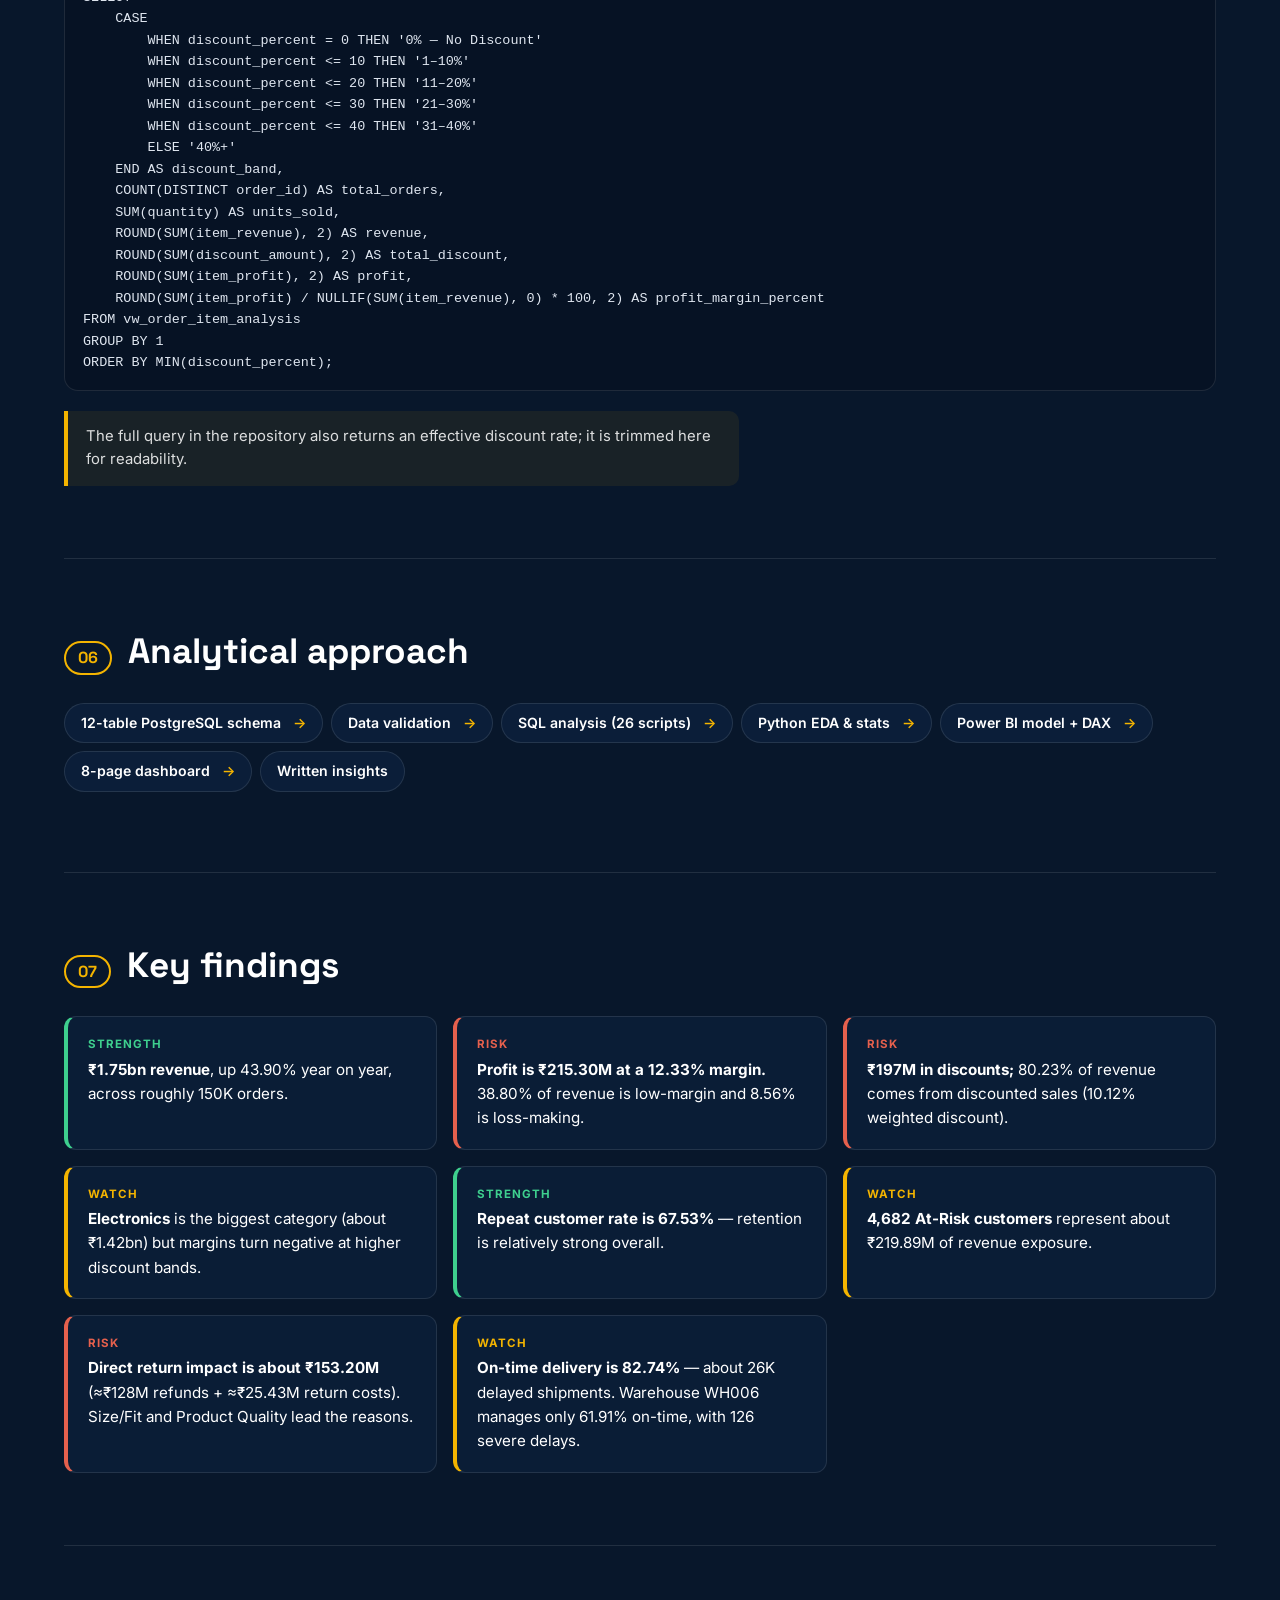
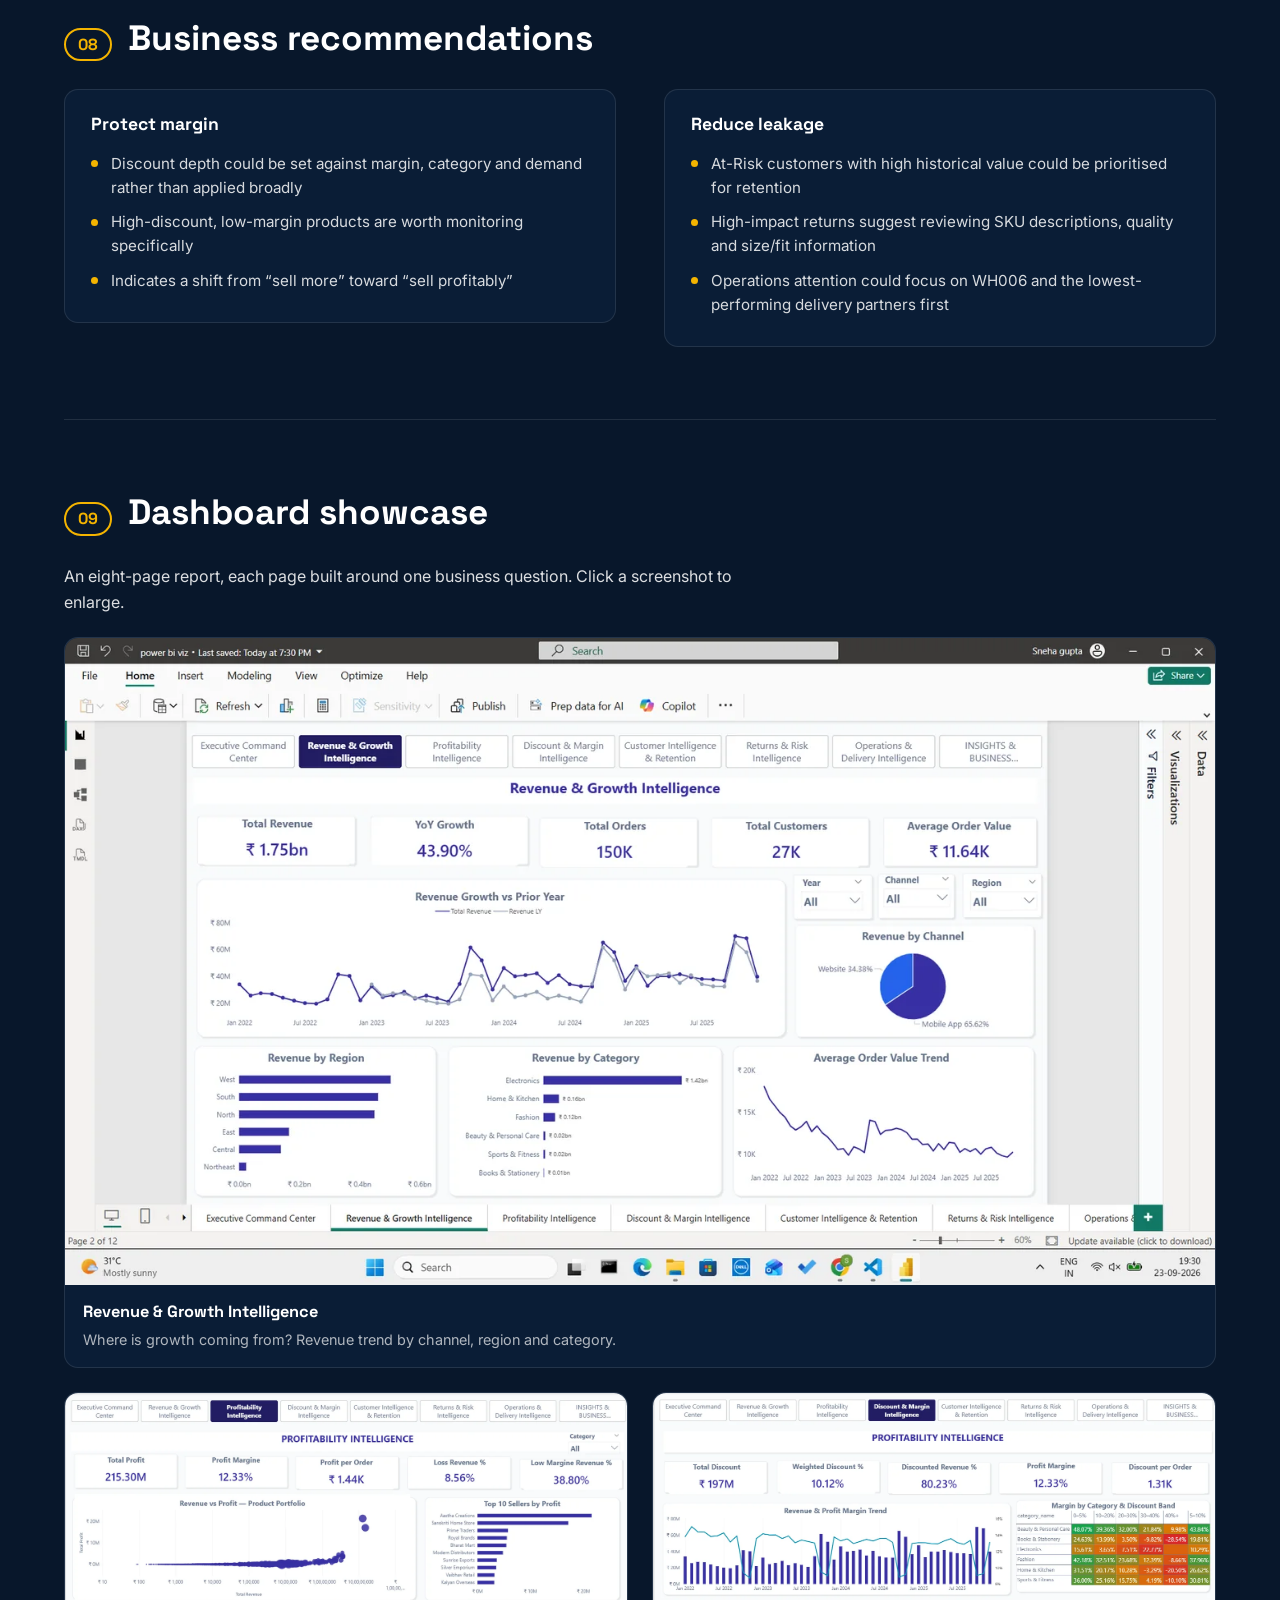
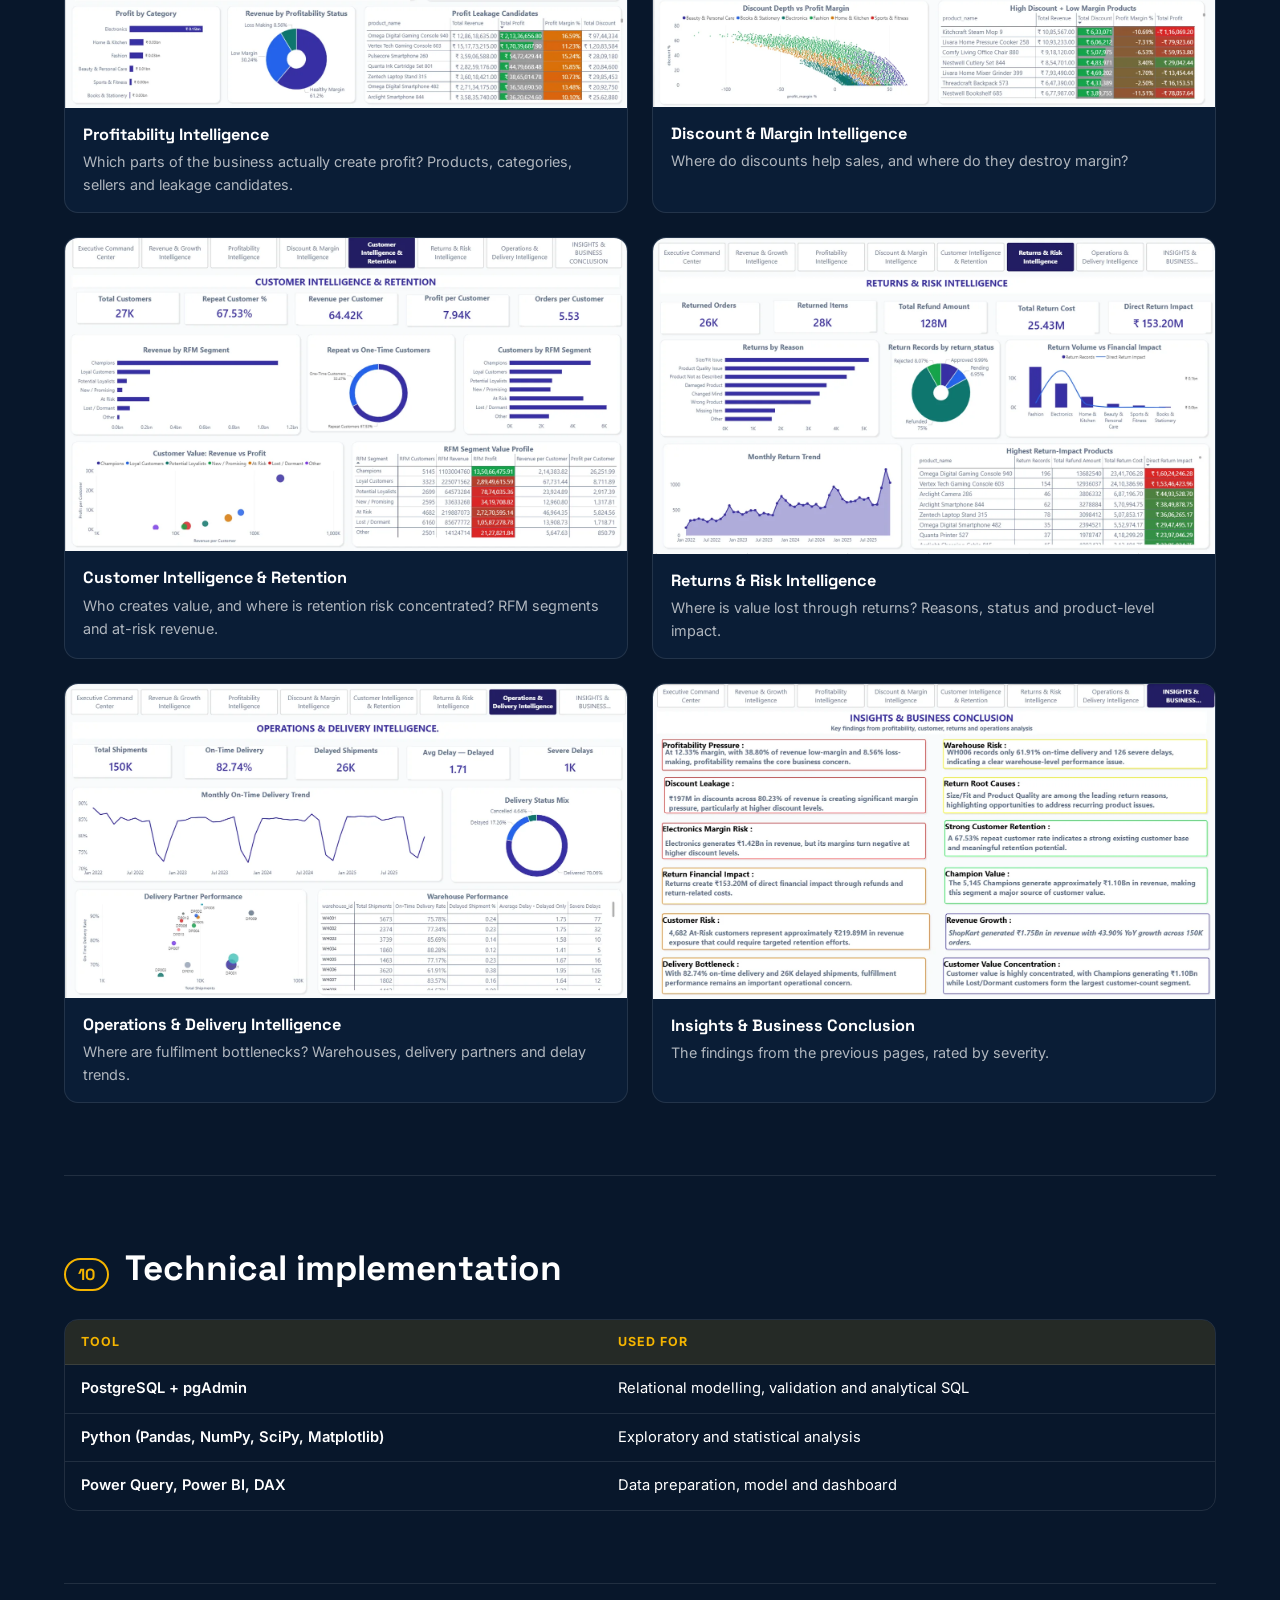
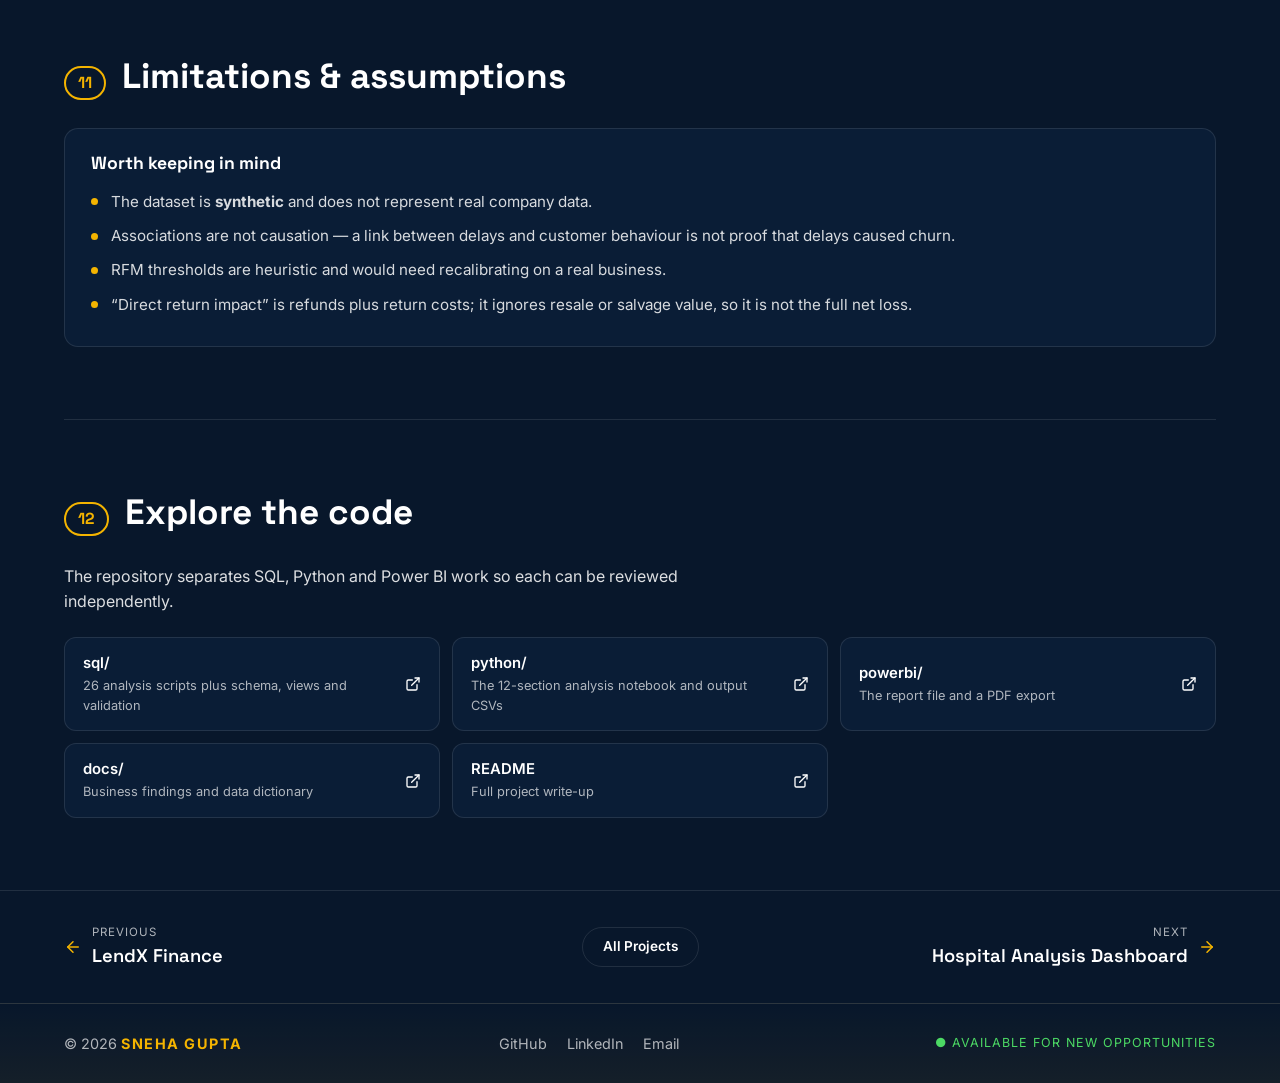
<file: projects/shopkart.html>
<!DOCTYPE html>
<html lang="en">
<head>
  <meta charset="UTF-8">
  <meta name="viewport" content="width=device-width, initial-scale=1.0">
  <title>ShopKart India — Profitability &amp; Growth Analytics | Sneha Gupta</title>
  <meta name="description" content="Case study: SQL, Python and Power BI analysis of why an Indian e-commerce marketplace&#x27;s profit lags its sales growth.">
  <meta name="theme-color" content="#08172b">
  <meta property="og:type" content="article">
  <meta property="og:title" content="ShopKart India — Profitability &amp; Growth Analytics | Sneha Gupta">
  <meta property="og:description" content="Case study: SQL, Python and Power BI analysis of why an Indian e-commerce marketplace&#x27;s profit lags its sales growth.">
  <meta name="twitter:card" content="summary">
  <link rel="icon" href="data:image/svg+xml,%3Csvg xmlns='http://www.w3.org/2000/svg' viewBox='0 0 64 64'%3E%3Crect width='64' height='64' rx='14' fill='%230b1f3a'/%3E%3Ctext x='32' y='43' font-size='30' font-weight='700' text-anchor='middle' fill='%23f4b400' font-family='Arial'%3ESG%3C/text%3E%3C/svg%3E">
  <link rel="preconnect" href="https://fonts.googleapis.com">
  <link rel="preconnect" href="https://fonts.gstatic.com" crossorigin>
  <link href="https://fonts.googleapis.com/css2?family=Inter:wght@300;400;500;600;700&family=Space+Grotesk:wght@400;500;700&display=swap" rel="stylesheet">
  <link rel="stylesheet" href="../css/style.css">
  <script>document.documentElement.classList.add("js")</script>
</head>
<body data-page="case" data-project="shopkart" data-root="../">
  <div id="scroll-progress"></div>
  <header id="site-nav"></header>

  <main>
    <!-- Header (title, stats, tools, GitHub button) is generated from the project entry in data/portfolio-data.js -->
    <section id="case-hero" class="case-hero"></section>

    <!-- ===== CASE-STUDY BODY: plain HTML. Edit, add or delete whole <section> blocks freely. ===== -->
    <div class="container">

      <section class="cs-section">
        <div class="cs-head"><span class="cs-num">01</span><h2>Executive summary</h2></div>
        <div class="prose"><p>ShopKart India is a <strong>synthetic B2C marketplace</strong> connecting customers with third-party sellers. I analysed a 12-table relational dataset in PostgreSQL and Python, then built an 8-page Power BI report, to find out why profit wasn't growing as fast as sales.</p><p>Revenue is ₹1.75bn, up 43.90% year on year — but profit is only ₹215.30M at a 12.33% margin, with 38.80% of revenue sitting in low-margin territory and 8.56% actively loss-making. The analysis traces this to discount-heavy revenue, product-level returns and delivery delays concentrated in a few warehouses — not to weak sales.</p></div>
      </section>
      <section class="cs-section">
        <div class="cs-head"><span class="cs-num">02</span><h2>Business problem</h2></div>
        <p class="note"><strong>Business question:</strong> why isn't profitability improving despite strong sales growth — and how much of the revenue is actually sustainable?</p>
        <div class="split"><div class="panel"><h3>Questions investigated</h3><ul><li>Which products, categories and sellers earn weak margins?</li><li>Where do discounts help sales, and where do they destroy margin?</li><li>Who creates value, and who is drifting toward churn?</li></ul></div><div class="panel"><h3>…and the leaks</h3><ul><li>How much value is lost to returns and refunds?</li><li>Where are fulfilment and delivery bottlenecks?</li><li>Is growth outpacing revenue quality?</li></ul></div></div>
      </section>
      <section class="cs-section">
        <div class="cs-head"><span class="cs-num">03</span><h2>Dataset</h2></div>
        <div class="prose"><p>12 relational tables covering customers, sellers, products, categories, orders, order items, payments, shipments, returns, warehouses, delivery partners and locations, spanning 2022–2025.</p></div>
        <p class="note"><strong>Dataset note:</strong> ShopKart is a synthetic marketplace generated for portfolio analysis — the figures demonstrate analytical methodology, not a real company's performance.</p>
      </section>
      <section class="cs-section">
        <div class="cs-head"><span class="cs-num">04</span><h2>Data preparation</h2></div>
        <div class="prose"><p>Before any analysis, the data was validated rather than assumed clean: row counts, duplicate keys, missing values, key uniqueness, foreign-key integrity, and recalculated revenue, cost, profit and discount figures to confirm they matched their component fields.</p></div>
        <p class="note">Odd values were <em>not</em> deleted automatically — negative item-level profit was kept because it can be a genuine business finding (a loss-making SKU), not a data error.</p>
      </section>
      <section class="cs-section">
        <div class="cs-head"><span class="cs-num">05</span><h2>Data model &amp; SQL architecture</h2></div>
        <div class="split"><div class="panel"><h3>SQL — PostgreSQL</h3><ul><li>26 analysis scripts in 7 topic folders</li><li>Profitability, discount effectiveness, retention & RFM, cohorts, returns, delivery, integrated diagnosis</li><li>Schema, views and a long data-validation script</li></ul></div><div class="panel"><h3>Power BI — model</h3><ul><li>Fact tables: FactSales, FactReturns, shipments</li><li>Eight dimensions including date, customer, product, seller, warehouse and RFM segment</li><li>A dedicated measures table for DAX</li></ul></div><div class="panel"><h3>RFM segmentation</h3><ul><li>Customers scored 1–5 on recency, frequency and monetary value</li><li>Segments: Champions, Loyal, Potential Loyalists, New / Promising, At Risk, Lost / Dormant</li><li>Thresholds are analytical choices, not universal rules</li></ul></div></div>
        <div class="code-block"><div class="code-head"><span>sql/DISCOUNT EFFECTIVENESS — Performance by Discount Band</span><button class="copy-btn" type="button">Copy</button></div><pre><code>SELECT
    CASE
        WHEN discount_percent = 0 THEN &#x27;0% — No Discount&#x27;
        WHEN discount_percent &lt;= 10 THEN &#x27;1–10%&#x27;
        WHEN discount_percent &lt;= 20 THEN &#x27;11–20%&#x27;
        WHEN discount_percent &lt;= 30 THEN &#x27;21–30%&#x27;
        WHEN discount_percent &lt;= 40 THEN &#x27;31–40%&#x27;
        ELSE &#x27;40%+&#x27;
    END AS discount_band,
    COUNT(DISTINCT order_id) AS total_orders,
    SUM(quantity) AS units_sold,
    ROUND(SUM(item_revenue), 2) AS revenue,
    ROUND(SUM(discount_amount), 2) AS total_discount,
    ROUND(SUM(item_profit), 2) AS profit,
    ROUND(SUM(item_profit) / NULLIF(SUM(item_revenue), 0) * 100, 2) AS profit_margin_percent
FROM vw_order_item_analysis
GROUP BY 1
ORDER BY MIN(discount_percent);</code></pre></div>
        <p class="note">The full query in the repository also returns an effective discount rate; it is trimmed here for readability.</p>
      </section>
      <section class="cs-section">
        <div class="cs-head"><span class="cs-num">06</span><h2>Analytical approach</h2></div>
        <ul class="flow"><li>12-table PostgreSQL schema</li><li>Data validation</li><li>SQL analysis (26 scripts)</li><li>Python EDA &amp; stats</li><li>Power BI model + DAX</li><li>8-page dashboard</li><li>Written insights</li></ul>
      </section>
      <section class="cs-section">
        <div class="cs-head"><span class="cs-num">07</span><h2>Key findings</h2></div>
        <div class="insights"><div class="insight insight--good"><small>Strength</small><strong>₹1.75bn revenue</strong>, up 43.90% year on year, across roughly 150K orders.</div><div class="insight insight--risk"><small>Risk</small><strong>Profit is ₹215.30M at a 12.33% margin.</strong> 38.80% of revenue is low-margin and 8.56% is loss-making.</div><div class="insight insight--risk"><small>Risk</small><strong>₹197M in discounts;</strong> 80.23% of revenue comes from discounted sales (10.12% weighted discount).</div><div class="insight"><small>Watch</small><strong>Electronics</strong> is the biggest category (about ₹1.42bn) but margins turn negative at higher discount bands.</div><div class="insight insight--good"><small>Strength</small><strong>Repeat customer rate is 67.53%</strong> — retention is relatively strong overall.</div><div class="insight"><small>Watch</small><strong>4,682 At-Risk customers</strong> represent about ₹219.89M of revenue exposure.</div><div class="insight insight--risk"><small>Risk</small><strong>Direct return impact is about ₹153.20M</strong> (≈₹128M refunds + ≈₹25.43M return costs). Size/Fit and Product Quality lead the reasons.</div><div class="insight"><small>Watch</small><strong>On-time delivery is 82.74%</strong> — about 26K delayed shipments. Warehouse WH006 manages only 61.91% on-time, with 126 severe delays.</div></div>
      </section>
      <section class="cs-section">
        <div class="cs-head"><span class="cs-num">08</span><h2>Business recommendations</h2></div>
        <div class="split"><div class="panel"><h3>Protect margin</h3><ul><li>Discount depth could be set against margin, category and demand rather than applied broadly</li><li>High-discount, low-margin products are worth monitoring specifically</li><li>Indicates a shift from “sell more” toward “sell profitably”</li></ul></div><div class="panel"><h3>Reduce leakage</h3><ul><li>At-Risk customers with high historical value could be prioritised for retention</li><li>High-impact returns suggest reviewing SKU descriptions, quality and size/fit information</li><li>Operations attention could focus on WH006 and the lowest-performing delivery partners first</li></ul></div></div>
      </section>
      <section class="cs-section">
        <div class="cs-head"><span class="cs-num">09</span><h2>Dashboard showcase</h2></div>
        <div class="prose"><p>An eight-page report, each page built around one business question. Click a screenshot to enlarge.</p></div>
        <div class="gallery"><figure class="shot shot--wide"><img src="../assets/images/projects/shopkart/shopkart-revenue-growth.webp" alt="Revenue &amp; Growth Intelligence" width="1400" height="788" loading="lazy" data-zoom><figcaption><strong>Revenue &amp; Growth Intelligence</strong>Where is growth coming from? Revenue trend by channel, region and category.</figcaption></figure><figure class="shot"><img src="../assets/images/projects/shopkart/shopkart-profitability.webp" alt="Profitability Intelligence" width="1400" height="786" loading="lazy" data-zoom><figcaption><strong>Profitability Intelligence</strong>Which parts of the business actually create profit? Products, categories, sellers and leakage candidates.</figcaption></figure><figure class="shot"><img src="../assets/images/projects/shopkart/shopkart-discount-margin.webp" alt="Discount &amp; Margin Intelligence" width="1400" height="783" loading="lazy" data-zoom><figcaption><strong>Discount &amp; Margin Intelligence</strong>Where do discounts help sales, and where do they destroy margin?</figcaption></figure><figure class="shot"><img src="../assets/images/projects/shopkart/shopkart-customer-retention.webp" alt="Customer Intelligence &amp; Retention" width="1400" height="780" loading="lazy" data-zoom><figcaption><strong>Customer Intelligence &amp; Retention</strong>Who creates value, and where is retention risk concentrated? RFM segments and at-risk revenue.</figcaption></figure><figure class="shot"><img src="../assets/images/projects/shopkart/shopkart-returns-risk.webp" alt="Returns &amp; Risk Intelligence" width="1400" height="786" loading="lazy" data-zoom><figcaption><strong>Returns &amp; Risk Intelligence</strong>Where is value lost through returns? Reasons, status and product-level impact.</figcaption></figure><figure class="shot"><img src="../assets/images/projects/shopkart/shopkart-operations-delivery.webp" alt="Operations &amp; Delivery Intelligence" width="1400" height="781" loading="lazy" data-zoom><figcaption><strong>Operations &amp; Delivery Intelligence</strong>Where are fulfilment bottlenecks? Warehouses, delivery partners and delay trends.</figcaption></figure><figure class="shot"><img src="../assets/images/projects/shopkart/shopkart-insights.webp" alt="Insights &amp; Business Conclusion" width="1400" height="785" loading="lazy" data-zoom><figcaption><strong>Insights &amp; Business Conclusion</strong>The findings from the previous pages, rated by severity.</figcaption></figure></div>
      </section>
      <section class="cs-section">
        <div class="cs-head"><span class="cs-num">10</span><h2>Technical implementation</h2></div>
        <div class="table-wrap"><table class="data"><thead><tr><th>Tool</th><th>Used for</th></tr></thead><tbody><tr><td>PostgreSQL + pgAdmin</td><td>Relational modelling, validation and analytical SQL</td></tr><tr><td>Python (Pandas, NumPy, SciPy, Matplotlib)</td><td>Exploratory and statistical analysis</td></tr><tr><td>Power Query, Power BI, DAX</td><td>Data preparation, model and dashboard</td></tr></tbody></table></div>
      </section>
      <section class="cs-section">
        <div class="cs-head"><span class="cs-num">11</span><h2>Limitations &amp; assumptions</h2></div>
<div class="panel"><h3>Worth keeping in mind</h3><ul><li>The dataset is <strong>synthetic</strong> and does not represent real company data.</li><li>Associations are not causation — a link between delays and customer behaviour is not proof that delays caused churn.</li><li>RFM thresholds are heuristic and would need recalibrating on a real business.</li><li>“Direct return impact” is refunds plus return costs; it ignores resale or salvage value, so it is not the full net loss.</li></ul></div>
      </section>
      <section class="cs-section">
        <div class="cs-head"><span class="cs-num">12</span><h2>Explore the code</h2></div>
        <div class="prose"><p>The repository separates SQL, Python and Power BI work so each can be reviewed independently.</p></div>
        <div class="file-list"><a href="https://github.com/snehagupta-data/shopkart-india-ecommerce-analytics/tree/main/sql" target="_blank" rel="noopener noreferrer"><span>sql/<small>26 analysis scripts plus schema, views and validation</small></span><svg viewBox="0 0 24 24" fill="none" stroke="currentColor" stroke-width="2" stroke-linecap="round" stroke-linejoin="round" aria-hidden="true"><path d="M18 13v6a2 2 0 0 1-2 2H5a2 2 0 0 1-2-2V8a2 2 0 0 1 2-2h6"/><polyline points="15 3 21 3 21 9"/><line x1="10" y1="14" x2="21" y2="3"/></svg></a><a href="https://github.com/snehagupta-data/shopkart-india-ecommerce-analytics/tree/main/python" target="_blank" rel="noopener noreferrer"><span>python/<small>The 12-section analysis notebook and output CSVs</small></span><svg viewBox="0 0 24 24" fill="none" stroke="currentColor" stroke-width="2" stroke-linecap="round" stroke-linejoin="round" aria-hidden="true"><path d="M18 13v6a2 2 0 0 1-2 2H5a2 2 0 0 1-2-2V8a2 2 0 0 1 2-2h6"/><polyline points="15 3 21 3 21 9"/><line x1="10" y1="14" x2="21" y2="3"/></svg></a><a href="https://github.com/snehagupta-data/shopkart-india-ecommerce-analytics/tree/main/powerbi" target="_blank" rel="noopener noreferrer"><span>powerbi/<small>The report file and a PDF export</small></span><svg viewBox="0 0 24 24" fill="none" stroke="currentColor" stroke-width="2" stroke-linecap="round" stroke-linejoin="round" aria-hidden="true"><path d="M18 13v6a2 2 0 0 1-2 2H5a2 2 0 0 1-2-2V8a2 2 0 0 1 2-2h6"/><polyline points="15 3 21 3 21 9"/><line x1="10" y1="14" x2="21" y2="3"/></svg></a><a href="https://github.com/snehagupta-data/shopkart-india-ecommerce-analytics/tree/main/docs" target="_blank" rel="noopener noreferrer"><span>docs/<small>Business findings and data dictionary</small></span><svg viewBox="0 0 24 24" fill="none" stroke="currentColor" stroke-width="2" stroke-linecap="round" stroke-linejoin="round" aria-hidden="true"><path d="M18 13v6a2 2 0 0 1-2 2H5a2 2 0 0 1-2-2V8a2 2 0 0 1 2-2h6"/><polyline points="15 3 21 3 21 9"/><line x1="10" y1="14" x2="21" y2="3"/></svg></a><a href="https://github.com/snehagupta-data/shopkart-india-ecommerce-analytics#readme" target="_blank" rel="noopener noreferrer"><span>README<small>Full project write-up</small></span><svg viewBox="0 0 24 24" fill="none" stroke="currentColor" stroke-width="2" stroke-linecap="round" stroke-linejoin="round" aria-hidden="true"><path d="M18 13v6a2 2 0 0 1-2 2H5a2 2 0 0 1-2-2V8a2 2 0 0 1 2-2h6"/><polyline points="15 3 21 3 21 9"/><line x1="10" y1="14" x2="21" y2="3"/></svg></a></div>
      </section>
    </div>
  </main>

  <nav id="case-pager" class="pager" aria-label="Next project"></nav>
  <footer id="site-footer"></footer>

  <script src="../data/portfolio-data.js"></script>
  <script src="../js/script.js"></script>
</body>
</html>
</file>
<file: css/style.css>
/* =====================================================================
   style.css — the only stylesheet for the whole site.
   Change colours/fonts in :root. Sections:
   1 Base · 2 Layout & type · 3 Buttons & chips · 4 Navigation · 5 Hero
   6 About · 7 Skills · 8 Projects · 9 Certifications · 10 Contact
   11 Footer · 12 Case studies · 13 Utilities · 14 Responsive
   ===================================================================== */

/* ===== 1 · BASE ===== */
:root {
  --bg: #08172b;
  --navy: #0b1f3a;
  --surface: #0d2340;
  --line: rgba(255, 255, 255, 0.1);
  --text: #ffffff;
  --muted: rgba(255, 255, 255, 0.68);
  --gold: #f4b400;
  --red: #e5604d;
  --green: #3ecf8e;
  --font-body: "Inter", -apple-system, BlinkMacSystemFont, "Segoe UI", sans-serif;
  --font-display: "Space Grotesk", "Inter", sans-serif;
  --gutter: clamp(20px, 5vw, 80px);
  --nav-h: 68px;
  --radius: 14px;
}
*, *::before, *::after { box-sizing: border-box; margin: 0; padding: 0; }
html { scroll-behavior: smooth; scroll-padding-top: calc(var(--nav-h) + 12px); -webkit-text-size-adjust: 100%; }
body { font-family: var(--font-body); background: var(--bg); color: var(--text); line-height: 1.6; overflow-x: hidden; }
img, svg { display: block; max-width: 100%; }
a { color: inherit; text-decoration: none; }
ul { list-style: none; }
button { font: inherit; color: inherit; cursor: pointer; }
:focus-visible { outline: 2px solid var(--gold); outline-offset: 3px; }
[hidden] { display: none !important; }
#scroll-progress { position: fixed; top: 0; left: 0; height: 3px; width: 0; background: var(--gold); z-index: 1100; }

/* ===== 2 · LAYOUT & TYPE ===== */
.container { max-width: 1366px; margin: 0 auto; padding: 0 var(--gutter); }
.section { padding: clamp(64px, 9vw, 110px) 0; }
.section--compact { padding: clamp(36px, 5vw, 56px) 0; }
.yellow { color: var(--gold); }
h1, h2, h3 { font-family: var(--font-display); line-height: 1.15; }
.section-title {
  display: inline-block; font-size: clamp(1.15rem, 2.4vw, 1.5rem); font-weight: 500; letter-spacing: 1px;
  padding: 5px 22px; border: 3px solid var(--gold); border-radius: 40px; margin-bottom: 28px;
}
.section-lead { color: var(--muted); font-size: 1.05rem; max-width: 62ch; margin-bottom: 40px; }
.section-lead--sm { font-size: .92rem; margin-bottom: 28px; }
.subsection-title { font-size: clamp(1.1rem, 2vw, 1.3rem); font-weight: 600; color: rgba(255, 255, 255, .8); margin-bottom: 4px; }
.page-title { font-size: clamp(2.4rem, 6vw, 4rem); font-weight: 700; margin: 18px 0 14px; }
.section-more { margin-top: 40px; }

/* ===== 3 · BUTTONS & CHIPS ===== */
.btn {
  display: inline-flex; align-items: center; gap: 8px; padding: 11px 22px; border-radius: 40px;
  font-weight: 600; font-size: 0.95rem; border: 2px solid var(--gold); transition: background .25s, color .25s, transform .25s, box-shadow .25s;
}
.btn svg { width: 16px; height: 16px; flex: none; }
.btn-filled { background: var(--gold); color: #111; }
.btn-filled:hover { transform: translateY(-2px); box-shadow: 0 8px 22px rgba(244, 180, 0, .28); }
.btn-ghost { background: transparent; color: var(--text); }
.btn-ghost:hover { background: var(--gold); color: #111; transform: translateY(-2px); }
.icon-btn {
  width: 46px; height: 46px; border-radius: 50%; border: 2px solid var(--gold); display: grid; place-items: center; color: var(--gold);
  transition: background .25s, color .25s, transform .25s;
}
.icon-btn svg { width: 20px; height: 20px; }
.icon-btn:hover { background: var(--gold); color: #111; transform: translateY(-2px); }
.chips { display: flex; flex-wrap: wrap; gap: 8px; }
.chips li { font-size: .78rem; font-weight: 600; letter-spacing: .3px; padding: 4px 12px; border-radius: 30px; background: rgba(244, 180, 0, .1); border: 1px solid rgba(244, 180, 0, .35); color: #ffd866; }

/* ===== 4 · NAVIGATION ===== */
.navbar { position: sticky; top: 0; z-index: 1000; height: var(--nav-h); background: var(--bg); border-bottom: 1px solid transparent; transition: border-color .3s, background .3s; }
.navbar.scrolled { background: rgba(8, 23, 43, .96); border-color: var(--line); }
.nav-container { max-width: 1366px; margin: 0 auto; padding: 0 var(--gutter); height: 100%; display: flex; align-items: center; justify-content: space-between; }
.nav-brand { font-family: var(--font-display); font-weight: 700; font-size: 1.15rem; letter-spacing: .5px; }
.nav-menu { display: flex; align-items: center; gap: clamp(1.2rem, 2.6vw, 2.5rem); }
.nav-link { position: relative; font-weight: 600; font-size: 1rem; padding: 6px 0; color: var(--muted); transition: color .25s; }
.nav-link::after { content: ""; position: absolute; left: 50%; bottom: 0; width: 0; height: 2px; background: var(--gold); transition: width .3s, left .3s; }
.nav-link:hover, .nav-link.active { color: var(--text); }
.nav-link:hover::after, .nav-link.active::after { width: 100%; left: 0; }
.nav-toggle { display: none; width: 44px; height: 44px; background: none; border: 0; }
.nav-toggle svg { width: 26px; height: 26px; margin: auto; }

/* ===== 5 · HERO ===== */
.hero { position: relative; padding: clamp(40px, 7vw, 80px) 0 clamp(70px, 9vw, 110px); }
.hero-grid { display: grid; grid-template-columns: 1.15fr .85fr; gap: clamp(32px, 6vw, 80px); align-items: center; }
.hero-pill {
  display: inline-block; font-size: clamp(.85rem, 1.6vw, 1.05rem); font-weight: 700; letter-spacing: 2px; padding: 5px 20px;
  border: 3px solid var(--gold); border-radius: 40px; margin-bottom: 22px; transition: background .3s, color .3s;
}
.hero-pill:hover { background: var(--gold); color: #111; }
.hero-name { font-size: clamp(3.2rem, 9vw, 6.2rem); font-weight: 800; line-height: 1.02; text-transform: uppercase; }
.hero-name span { display: block; }
.hero-intro { font-size: clamp(1.1rem, 2vw, 1.45rem); font-weight: 300; line-height: 1.55; max-width: 34em; margin: 28px 0 32px; color: rgba(255, 255, 255, .88); }
.hero-actions { display: flex; flex-wrap: wrap; gap: 14px; margin-bottom: 30px; }
.availability { display: flex; align-items: center; gap: 10px; font-size: .9rem; letter-spacing: .5px; color: var(--muted); }
.pulse { width: 10px; height: 10px; border-radius: 50%; background: #4caf50; animation: pulse 2s infinite; }
@keyframes pulse { 0% { box-shadow: 0 0 0 0 rgba(76, 175, 80, .7); } 70% { box-shadow: 0 0 0 10px rgba(76, 175, 80, 0); } 100% { box-shadow: 0 0 0 0 rgba(76, 175, 80, 0); } }
.hero-photo { justify-self: center; width: 100%; max-width: 440px; }
.profile-frame {
  aspect-ratio: 1; border-radius: 50%; overflow: hidden; background: var(--gold); border: clamp(10px, 2vw, 18px) solid #fff;
  display: flex; align-items: flex-end; box-shadow: 0 10px 30px rgba(0, 0, 0, .35); transition: transform .5s cubic-bezier(.16, 1, .3, 1), box-shadow .5s;
}
.profile-frame img { width: 100%; height: auto; }
.profile-frame:hover { transform: translateY(-8px); box-shadow: 0 30px 60px rgba(0, 0, 0, .5), 0 0 40px rgba(244, 180, 0, .3); }
.hero-scroll { position: absolute; left: 50%; bottom: 22px; transform: translateX(-50%); width: 40px; height: 40px; color: var(--gold); animation: nudge 2s ease-in-out infinite; }
@keyframes nudge { 50% { transform: translate(-50%, 6px); } }

/* ===== 6 · ABOUT ===== */
.about-grid { display: grid; grid-template-columns: .8fr 1.6fr; gap: clamp(28px, 5vw, 70px); align-items: start; }
.about-greeting { font-family: var(--font-display); font-size: clamp(2.4rem, 5vw, 3.6rem); font-weight: 700; line-height: 1.1; }
.about-body p { font-size: 1.08rem; color: rgba(255, 255, 255, .86); margin-bottom: 18px; max-width: 65ch; }
.about-body .yellow { font-weight: 600; }
.about-edu { padding: 12px 0; border-top: 1px solid var(--line); border-bottom: 1px solid var(--line); font-size: .98rem !important; color: var(--muted) !important; }
.about-edu b { color: var(--text); }
.about-actions { display: flex; flex-wrap: wrap; align-items: center; gap: 12px; margin-top: 26px; }

/* ===== 7 · SKILLS =====
   Core stack: big, first, the thing a recruiter should register in 3 seconds.
   Secondary row: smaller and visually quieter, by design — see data/portfolio-data.js. */
.skill-core { display: grid; grid-template-columns: repeat(auto-fit, minmax(240px, 1fr)); gap: 20px; margin-bottom: 44px; }
.skill-core__item { display: flex; align-items: center; gap: 18px; padding: 20px 22px; border-radius: var(--radius); background: rgba(13, 35, 64, .55); border: 1px solid var(--line); transition: transform .3s, border-color .3s; }
.skill-core__item:hover { transform: translateY(-4px); border-color: rgba(244, 180, 0, .45); }
.skill-icon { width: 56px; height: 56px; flex: none; border-radius: 50%; background: var(--gold); display: grid; place-items: center; transition: box-shadow .3s; }
.skill-icon img { width: 30px; height: 30px; object-fit: contain; filter: brightness(0); }
.skill-core__item:hover .skill-icon { box-shadow: 0 0 20px rgba(244, 180, 0, .5); }
.skill-core__name { display: block; font-size: 1.2rem; font-weight: 700; }
.skill-core__note { display: block; font-size: .82rem; color: var(--muted); margin-top: 2px; }
.skill-secondary { display: grid; grid-template-columns: 1.3fr 1fr; gap: clamp(28px, 5vw, 60px); padding-top: 32px; border-top: 1px solid var(--line); }
.skill-secondary h3 { font-size: .85rem; font-weight: 700; letter-spacing: 1px; text-transform: uppercase; color: var(--muted); margin-bottom: 16px; }
.familiar-chips { display: flex; flex-wrap: wrap; gap: 10px; }
.familiar-chips li { display: flex; align-items: center; gap: 8px; padding: 7px 14px; border-radius: 30px; border: 1px solid var(--line); font-size: .88rem; font-weight: 500; color: rgba(255, 255, 255, .8); }
.familiar-chips img { width: 18px; height: 18px; object-fit: contain; opacity: .85; }
.methods { display: flex; flex-wrap: wrap; gap: 8px 18px; }
.methods li { padding: 4px 0 4px 18px; position: relative; color: rgba(255, 255, 255, .78); font-size: .92rem; }
.methods li::before { content: ""; position: absolute; left: 0; top: .95em; width: 6px; height: 6px; border-radius: 50%; background: var(--gold); }

/* ===== 8 · PROJECTS ===== */
.project-list { display: grid; gap: 28px; }
.project-grid { display: grid; grid-template-columns: repeat(auto-fill, minmax(min(100%, 340px), 1fr)); gap: 28px; padding-bottom: clamp(64px, 9vw, 110px); }
.project-card {
  display: flex; background: rgba(13, 35, 64, .55); border: 1px solid var(--line); border-radius: 18px; overflow: hidden;
  transition: transform .35s cubic-bezier(.2, 1, .3, 1), border-color .3s, box-shadow .3s;
}
.project-card:hover { transform: translateY(-5px); border-color: rgba(244, 180, 0, .5); box-shadow: 0 18px 40px rgba(0, 0, 0, .38); }
/* Showcase frame: a thin chrome-style bar over a contain-fit image area.
   object-fit is always "contain" here — a wide dashboard screenshot letterboxes
   inside the frame instead of ever being cropped. See mediaFrame() in script.js. */
.project-card__media { display: flex; flex-direction: column; background: linear-gradient(180deg, #0d2340, #081628); overflow: hidden; min-height: 0; }
.frame-bar { display: flex; align-items: center; gap: 6px; padding: 0 14px; height: 30px; flex: none; background: rgba(255, 255, 255, .04); border-bottom: 1px solid var(--line); }
.frame-dot { width: 8px; height: 8px; border-radius: 50%; flex: none; }
.frame-dot--r { background: var(--red); } .frame-dot--y { background: var(--gold); } .frame-dot--g { background: var(--green); }
.frame-label { margin-left: auto; display: flex; align-items: center; gap: 6px; font-size: .68rem; font-weight: 600; letter-spacing: .6px; text-transform: uppercase; color: var(--muted); white-space: nowrap; overflow: hidden; text-overflow: ellipsis; }
.frame-label svg { width: 13px; height: 13px; flex: none; color: var(--gold); }
.frame-body { flex: 1; min-height: 0; display: flex; align-items: center; justify-content: center; padding: 14px; }
.frame-body img { width: 100%; height: 100%; object-fit: contain; transition: transform .5s; }
.project-card:hover .frame-body img { transform: scale(1.02); }
.project-card__body { display: flex; flex-direction: column; gap: 12px; padding: 28px 30px; flex: 1; min-width: 0; }
.project-card__meta { display: flex; flex-wrap: wrap; align-items: center; gap: 8px; font-size: .78rem; font-weight: 600; letter-spacing: 1px; text-transform: uppercase; color: var(--muted); }
.project-card__meta .dot { width: 4px; height: 4px; border-radius: 50%; background: var(--muted); }
.project-card__num { font-family: var(--font-display); font-size: 1.3rem; color: var(--gold); letter-spacing: 0; }
.project-card__title { font-size: clamp(1.3rem, 2.4vw, 1.75rem); font-weight: 700; }
.project-card__subtitle { color: var(--gold); font-weight: 500; font-size: .98rem; margin-top: -6px; }
.project-card__desc { color: var(--muted); font-size: .98rem; }
.project-card__actions { display: flex; flex-wrap: wrap; gap: 10px; margin-top: auto; padding-top: 6px; }
.project-card__actions .btn { padding: 9px 18px; font-size: .88rem; }
/* featured: horizontal — media column stretches to the body's height (flex row default align-items: stretch) */
.project-card--featured { flex-direction: row; }
.project-card--featured .project-card__media { flex: 0 0 44%; order: 2; }
.project-card--featured .project-card__body { order: 1; padding: 34px 38px; }
/* grid: vertical — media gets a fixed aspect-ratio box since nothing else sets its height */
.project-card--grid { flex-direction: column; }
.project-card--grid .project-card__media { aspect-ratio: 16 / 10; }
.project-card--grid .project-card__body { padding: 22px 24px 24px; }
.project-card--grid .project-card__desc { display: -webkit-box; -webkit-line-clamp: 4; -webkit-box-orient: vertical; overflow: hidden; }
.stat-row { display: flex; flex-wrap: wrap; gap: 8px 28px; padding: 12px 0; border-top: 1px solid var(--line); border-bottom: 1px solid var(--line); }
.stat-row li { display: flex; flex-direction: column; }
.stat-row b { font-family: var(--font-display); font-size: 1.35rem; line-height: 1.2; }
.stat-row span { font-size: .78rem; color: var(--muted); }
/* All Projects page */
.page-head { padding: clamp(36px, 6vw, 64px) 0 20px; }
.filters { display: flex; flex-wrap: wrap; gap: 10px; margin-bottom: 36px; }
.filter { padding: 8px 18px; border-radius: 30px; background: transparent; border: 2px solid var(--line); font-weight: 600; font-size: .9rem; transition: border-color .2s, background .2s, color .2s; }
.filter:hover { border-color: var(--gold); }
.filter.active { background: var(--gold); border-color: var(--gold); color: #111; }

/* ===== 9 · CERTIFICATIONS =====
   Deliberately a quiet strip, not a card grid — projects are the evidence,
   these are supplementary. Compact pills in a single wrapping row. */
.cert-strip { display: flex; flex-wrap: wrap; gap: 12px; }
.cert-pill { display: flex; align-items: center; gap: 10px; padding: 11px 16px; border-radius: 10px; background: rgba(13, 35, 64, .4); border: 1px solid var(--line); transition: border-color .25s, transform .25s; }
.cert-pill:hover { border-color: rgba(244, 180, 0, .4); transform: translateY(-2px); }
.cert-pill__title { font-size: .88rem; font-weight: 600; }
.cert-pill__meta { font-size: .76rem; color: var(--muted); white-space: nowrap; }
.cert-pill svg { width: 13px; height: 13px; color: var(--muted); flex: none; }

/* ===== 10 · CONTACT ===== */
.contact-split { display: grid; grid-template-columns: 1.1fr .9fr; gap: clamp(28px, 5vw, 70px); align-items: center; }
.contact-list { display: grid; gap: 18px; }
.contact-pill { display: flex; align-items: center; gap: 20px; padding: 14px 28px 14px 14px; border-radius: 100px; background: var(--navy); border: 1.5px solid rgba(244, 180, 0, .2); font-weight: 600; font-size: clamp(.95rem, 1.6vw, 1.15rem); overflow-wrap: anywhere; transition: transform .35s, border-color .3s, box-shadow .3s, color .3s; }
.contact-pill:hover { transform: translateY(-4px); border-color: var(--gold); color: var(--gold); box-shadow: 0 14px 30px rgba(0, 0, 0, .45); }
.pill-icon { width: 52px; height: 52px; flex: none; border-radius: 50%; background: var(--gold); color: #111; display: grid; place-items: center; }
.pill-icon svg { width: 24px; height: 24px; }
.contact-tagline { font-size: clamp(2rem, 4.5vw, 3.2rem); font-weight: 700; line-height: 1.15; }

/* ===== 11 · FOOTER ===== */
.footer { border-top: 1px solid var(--line); background: linear-gradient(to top, rgba(244, 180, 0, .05), transparent); padding: 28px 0; color: var(--muted); font-size: .9rem; }
.footer-inner { display: flex; flex-wrap: wrap; align-items: center; justify-content: space-between; gap: 12px 28px; }
.footer-name { color: var(--gold); font-weight: 700; letter-spacing: 1.5px; text-transform: uppercase; }
.footer-links { display: flex; gap: 20px; }
.footer-links a:hover { color: var(--gold); }
.footer-status { font-size: .78rem; text-transform: uppercase; letter-spacing: 1px; color: #4cd964; }

/* ===== 12 · CASE STUDIES ===== */
.case-hero { padding: clamp(28px, 5vw, 56px) 0 clamp(36px, 6vw, 64px); border-bottom: 1px solid var(--line); background: linear-gradient(180deg, rgba(13, 35, 64, .6), transparent); }
/* Cover: text left, full project visual right — the brief's "you have entered the project" treatment.
   The visual uses the same never-crop frame as the cards; stacks text-first on narrow screens. */
.case-hero__grid { display: grid; grid-template-columns: 1.05fr .95fr; gap: clamp(32px, 5vw, 64px); align-items: center; }
.case-hero__text > * + * { margin-top: 18px; }
.case-hero__visual { border-radius: var(--radius); overflow: hidden; border: 1px solid var(--line); box-shadow: 0 24px 60px rgba(0, 0, 0, .4); display: flex; flex-direction: column; aspect-ratio: 4 / 3; background: linear-gradient(180deg, #0d2340, #081628); }
.case-hero__visual .frame-body { padding: 18px; }
.back-link { display: inline-flex; align-items: center; gap: 8px; font-size: .88rem; font-weight: 600; color: var(--muted); transition: color .2s; }
.back-link svg { width: 16px; height: 16px; }
.back-link:hover { color: var(--gold); }
.case-title { font-size: clamp(2.2rem, 6vw, 4rem); font-weight: 700; }
.case-subtitle { font-family: var(--font-display); font-size: clamp(1.1rem, 2.4vw, 1.5rem); color: var(--gold); }
.case-summary { max-width: 70ch; font-size: 1.08rem; color: rgba(255, 255, 255, .85); }
.stat-row--lg { gap: 14px; padding: 0; border: 0; }
.stat-row--lg li { padding: 16px 24px; border-radius: var(--radius); background: rgba(13, 35, 64, .7); border: 1px solid var(--line); border-left: 4px solid var(--gold); min-width: 150px; }
.stat-row--lg b { font-size: 1.8rem; }
.stat-row--lg span { font-size: .85rem; }

.cs-section { padding: clamp(44px, 6vw, 72px) 0; border-top: 1px solid var(--line); }
.cs-section:first-of-type { border-top: 0; }
.cs-head { display: flex; align-items: baseline; gap: 16px; margin-bottom: 28px; }
.cs-num { font-family: var(--font-display); font-size: 1rem; font-weight: 700; color: var(--gold); border: 2px solid var(--gold); border-radius: 30px; padding: 2px 12px; flex: none; }
.cs-head h2 { font-size: clamp(1.5rem, 3.2vw, 2.2rem); }
.cs-section > * + * { margin-top: 22px; }
.prose { max-width: 70ch; }
.prose p { color: rgba(255, 255, 255, .86); margin-bottom: 16px; }
.prose strong { color: var(--text); }
.prose a { color: var(--gold); text-decoration: underline; text-underline-offset: 3px; }
.split { display: grid; grid-template-columns: 1fr 1fr; gap: clamp(24px, 4vw, 48px); align-items: start; }
.panel { padding: 24px 26px; border-radius: var(--radius); background: rgba(13, 35, 64, .55); border: 1px solid var(--line); }
.panel h3 { font-size: 1.1rem; margin-bottom: 12px; }
.panel li { padding: 5px 0 5px 20px; position: relative; color: rgba(255, 255, 255, .84); font-size: .95rem; }
.panel li::before { content: ""; position: absolute; left: 0; top: .9em; width: 7px; height: 7px; border-radius: 50%; background: var(--gold); }
.note { padding: 14px 18px; border-left: 4px solid var(--gold); background: rgba(244, 180, 0, .07); border-radius: 0 10px 10px 0; color: rgba(255, 255, 255, .85); font-size: .93rem; margin-top: 20px; max-width: 75ch; }
.flow { display: flex; flex-wrap: wrap; gap: 8px; margin-bottom: 8px; }
.flow li { padding: 8px 16px; border-radius: 30px; border: 1px solid var(--line); background: rgba(13, 35, 64, .7); font-size: .88rem; font-weight: 600; }
.flow li:not(:last-child)::after { content: "→"; margin-left: 12px; color: var(--gold); }
.table-wrap { overflow-x: auto; border: 1px solid var(--line); border-radius: var(--radius); }
table.data { width: 100%; border-collapse: collapse; font-size: .92rem; min-width: 520px; }
table.data th, table.data td { padding: 12px 16px; text-align: left; border-bottom: 1px solid var(--line); }
table.data th { background: rgba(244, 180, 0, .12); color: var(--gold); font-size: .78rem; letter-spacing: 1px; text-transform: uppercase; }
table.data tr:last-child td { border-bottom: 0; }
table.data td:first-child { font-weight: 600; white-space: nowrap; }
.insights { display: grid; grid-template-columns: repeat(auto-fit, minmax(min(100%, 320px), 1fr)); gap: 16px; }
.insight { padding: 18px 20px; border-radius: 12px; background: rgba(13, 35, 64, .55); border: 1px solid var(--line); border-left: 4px solid var(--gold); font-size: .95rem; }
.insight small { display: block; margin-bottom: 4px; font-size: .72rem; font-weight: 700; letter-spacing: 1px; text-transform: uppercase; color: var(--gold); }
.insight--risk { border-left-color: var(--red); } .insight--risk small { color: var(--red); }
.insight--good { border-left-color: var(--green); } .insight--good small { color: var(--green); }
.gallery { display: grid; grid-template-columns: repeat(2, 1fr); gap: 24px; }
.shot { background: rgba(13, 35, 64, .55); border: 1px solid var(--line); border-radius: var(--radius); overflow: hidden; }
.shot--wide { grid-column: 1 / -1; }
.shot img { width: 100%; height: auto; background: #fff; cursor: zoom-in; }
.shot figcaption { padding: 14px 18px 16px; font-size: .9rem; color: var(--muted); }
.shot figcaption strong { display: block; color: var(--text); font-family: var(--font-display); font-size: 1.02rem; margin-bottom: 2px; }
.code-block { border: 1px solid var(--line); border-radius: var(--radius); overflow: hidden; background: #061224; margin: 18px 0; }
.code-head { display: flex; justify-content: space-between; align-items: center; padding: 8px 14px; background: rgba(255, 255, 255, .05); font-size: .78rem; color: var(--muted); }
.copy-btn { background: none; border: 1px solid var(--line); border-radius: 6px; padding: 3px 10px; font-size: .75rem; }
.copy-btn:hover { border-color: var(--gold); color: var(--gold); }
.code-block pre { padding: 16px 18px; overflow-x: auto; font: .84rem/1.6 ui-monospace, "SFMono-Regular", Menlo, Consolas, monospace; color: #dfe6f0; }
.file-list { display: grid; grid-template-columns: repeat(auto-fit, minmax(min(100%, 280px), 1fr)); gap: 12px; }
.file-list a { display: flex; justify-content: space-between; align-items: center; gap: 12px; padding: 14px 18px; border-radius: 12px; border: 1px solid var(--line); background: rgba(13, 35, 64, .55); font-weight: 600; font-size: .93rem; transition: border-color .25s, color .25s; }
.file-list a:hover { border-color: var(--gold); color: var(--gold); }
.file-list small { display: block; font-weight: 400; color: var(--muted); font-size: .8rem; }
.file-list svg { width: 16px; height: 16px; flex: none; }
.pager { border-top: 1px solid var(--line); padding: 32px 0; }
.pager-grid { display: grid; grid-template-columns: 1fr auto 1fr; align-items: center; gap: 16px; }
.pager-link { display: flex; align-items: center; gap: 10px; color: var(--muted); transition: color .2s; min-width: 0; }
.pager-link svg { width: 18px; height: 18px; color: var(--gold); flex: none; }
.pager-link small { display: block; font-size: .72rem; letter-spacing: 1px; text-transform: uppercase; color: var(--muted); }
.pager-link strong { display: block; font-family: var(--font-display); font-size: clamp(.95rem, 2vw, 1.15rem); font-weight: 600; color: var(--text); white-space: nowrap; overflow: hidden; text-overflow: ellipsis; max-width: 32ch; }
.pager-link:hover { color: var(--gold); }
.pager-link--prev { justify-self: start; }
.pager-link--next { justify-self: end; text-align: right; }
.pager-link--all { justify-self: center; padding: 8px 20px; border: 1.5px solid var(--line); border-radius: 30px; font-size: .85rem; font-weight: 600; color: var(--text); white-space: nowrap; }
.pager-link--all:hover { border-color: var(--gold); color: var(--gold); }
.lightbox { border: 0; background: transparent; max-width: 96vw; max-height: 96vh; margin: auto; color: #fff; text-align: center; }
.lightbox::backdrop { background: rgba(4, 10, 20, .92); }
.lightbox img { max-width: 94vw; max-height: 84vh; width: auto; height: auto; border-radius: 8px; background: #fff; }
.lightbox p { margin-top: 10px; font-size: .9rem; color: var(--muted); }
.lightbox-close { position: absolute; top: 0; right: 0; width: 40px; height: 40px; border-radius: 50%; border: 0; background: var(--gold); color: #111; }
.lightbox-close svg { width: 20px; height: 20px; margin: auto; }

/* ===== 13 · UTILITIES ===== */
.reveal { transition: opacity .6s ease, transform .6s ease; }
.js .reveal:not(.in) { opacity: 0; transform: translateY(18px); }
.noscript { padding: 24px var(--gutter); text-align: center; color: var(--muted); }
@media (prefers-reduced-motion: reduce) {
  *, *::before, *::after { animation: none !important; transition: none !important; scroll-behavior: auto !important; }
  .js .reveal:not(.in) { opacity: 1; transform: none; }
}

/* ===== 14 · RESPONSIVE ===== */
@media (max-width: 1100px) {
  .skills-grid { grid-template-columns: repeat(2, 1fr); row-gap: 48px; }
  .skill-group:nth-child(2) { border-right: 0; padding-right: 0; }
  .skill-group:nth-child(3) { padding-left: 0; }
  .skill-group h3 { min-height: 0; }
  .project-card--featured .project-card__media { flex-basis: 40%; }
}
@media (max-width: 900px) {
  .hero-grid, .about-grid, .contact-split, .split, .case-hero__grid { grid-template-columns: 1fr; }
  .case-hero__visual { aspect-ratio: 16 / 10; }
  .skill-secondary { grid-template-columns: 1fr; }
  .hero-photo { order: -1; max-width: 300px; }
  .hero { padding-top: 24px; }
  .hero-scroll { display: none; }
  .project-card--featured { flex-direction: column; }
  .project-card--featured .project-card__media { order: 0; flex: none; aspect-ratio: 16 / 10; }
  .project-card--featured .project-card__body { order: 1; padding: 24px; }
  .gallery { grid-template-columns: 1fr; }
}
@media (max-width: 768px) {
  .nav-toggle { display: grid; }
  .nav-menu {
    position: absolute; top: var(--nav-h); left: 0; right: 0; flex-direction: column; align-items: stretch; gap: 0; padding: 8px var(--gutter) 20px;
    background: var(--bg); border-bottom: 1px solid var(--line); display: none;
  }
  .nav-menu.open { display: flex; }
  .nav-link { display: block; padding: 14px 0; border-bottom: 1px solid var(--line); }
  .nav-link::after { display: none; }
  .nav-link.active { color: var(--gold); }
}
@media (max-width: 600px) {
  .skills-grid { grid-template-columns: 1fr; }
  .skill-group, .skill-group:nth-child(n) { padding: 0 0 32px; border-right: 0; border-bottom: 2px solid rgba(255, 255, 255, .85); }
  .skill-group:last-child { border-bottom: 0; }
  .contact-pill { padding-right: 18px; gap: 14px; }
  .pill-icon { width: 44px; height: 44px; }
  .stat-row--lg li { flex: 1 1 140px; }
  .cs-head { flex-direction: column; gap: 10px; }
  .pager-grid { grid-template-columns: 1fr; justify-items: center; text-align: center; gap: 14px; }
  .pager-link--prev, .pager-link--next { justify-self: center; text-align: center; flex-direction: column; }
  .pager-link strong { max-width: 90vw; white-space: normal; }
  .footer-inner { flex-direction: column; align-items: flex-start; }
}
</file>
